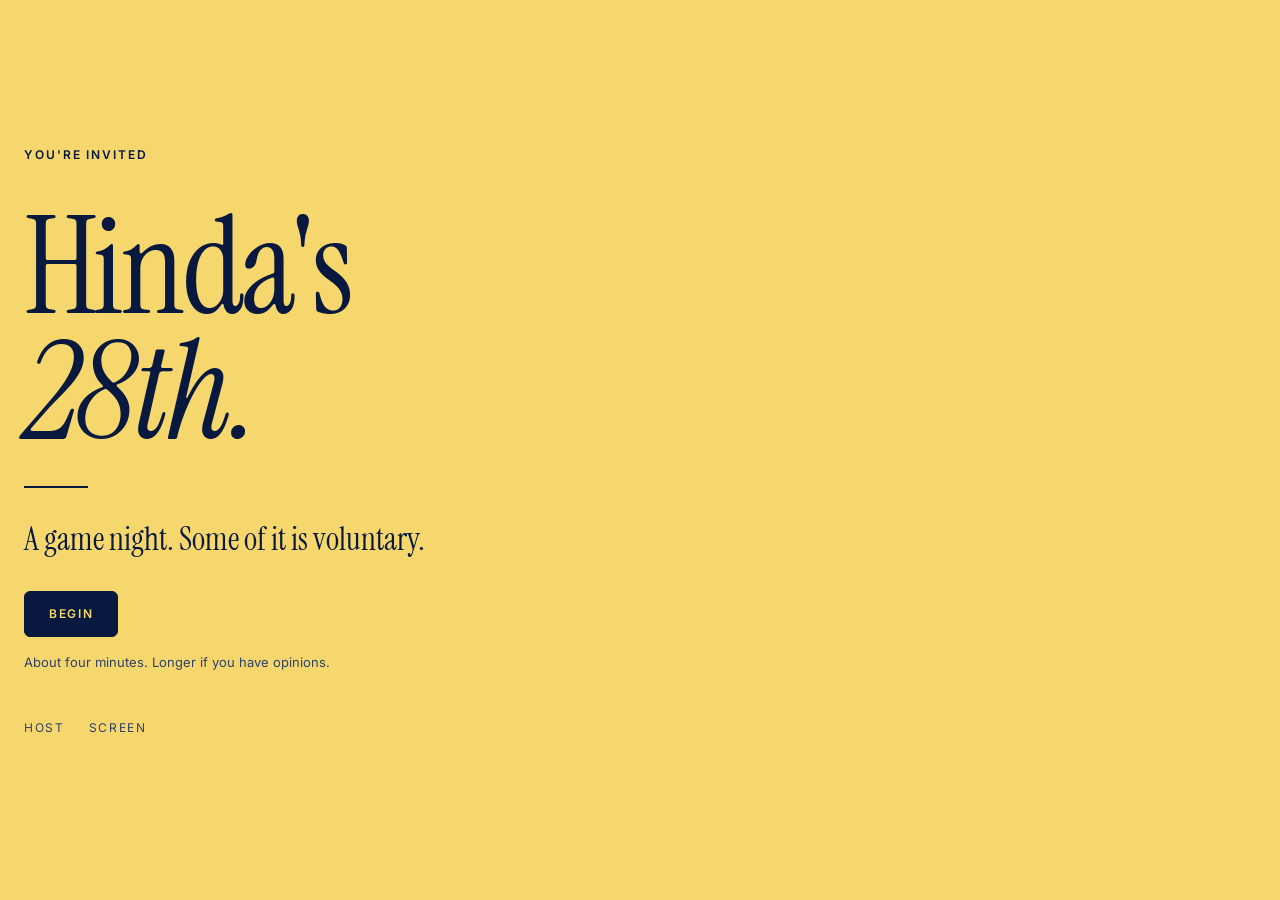
<file: index.html>
<!doctype html>
<html lang="en">
<head>
<meta charset="utf-8">
<meta name="viewport" content="width=device-width,initial-scale=1,viewport-fit=cover">
<title>Hinda's 28th</title>
<link rel="stylesheet" href="https://fonts.googleapis.com/css2?family=Instrument+Serif:ital@0;1&family=Inter:wght@400;500;600&display=swap">
<link rel="stylesheet" href="assets/style.css">
<style>
body{min-height:100vh;display:flex}
main{margin:auto 0;max-width:560px;width:100%;display:grid;gap:var(--s4);padding-block:var(--s6)}
h1{font-size:clamp(64px,22vw,136px)}
.rule{width:var(--s8);height:2px;background:var(--wine);border:0;margin:0}
.foot{display:flex;gap:var(--s3);flex-wrap:wrap}
.foot a{color:var(--stone);font-size:12px;letter-spacing:.14em;text-transform:uppercase;text-decoration:none}
</style>
</head>
<body>
<main>
  <p class="label">You're invited</p>
  <h1>Hinda's<br><em>28th.</em></h1>
  <hr class="rule">
  <p class="lede" style="font-family:var(--serif);font-size:clamp(24px,6vw,32px);line-height:1.2;color:var(--ink);margin:0">A game night. Some of it is voluntary.</p>
  <div><a class="btn" href="join.html">Begin</a><p class="micro" style="margin:var(--s2) 0 0">About four minutes. Longer if you have opinions.</p></div>
  <p class="foot"><a href="host.html">Host</a><a href="screen.html">Screen</a></p>
</main>
</body>
</html>
</file>
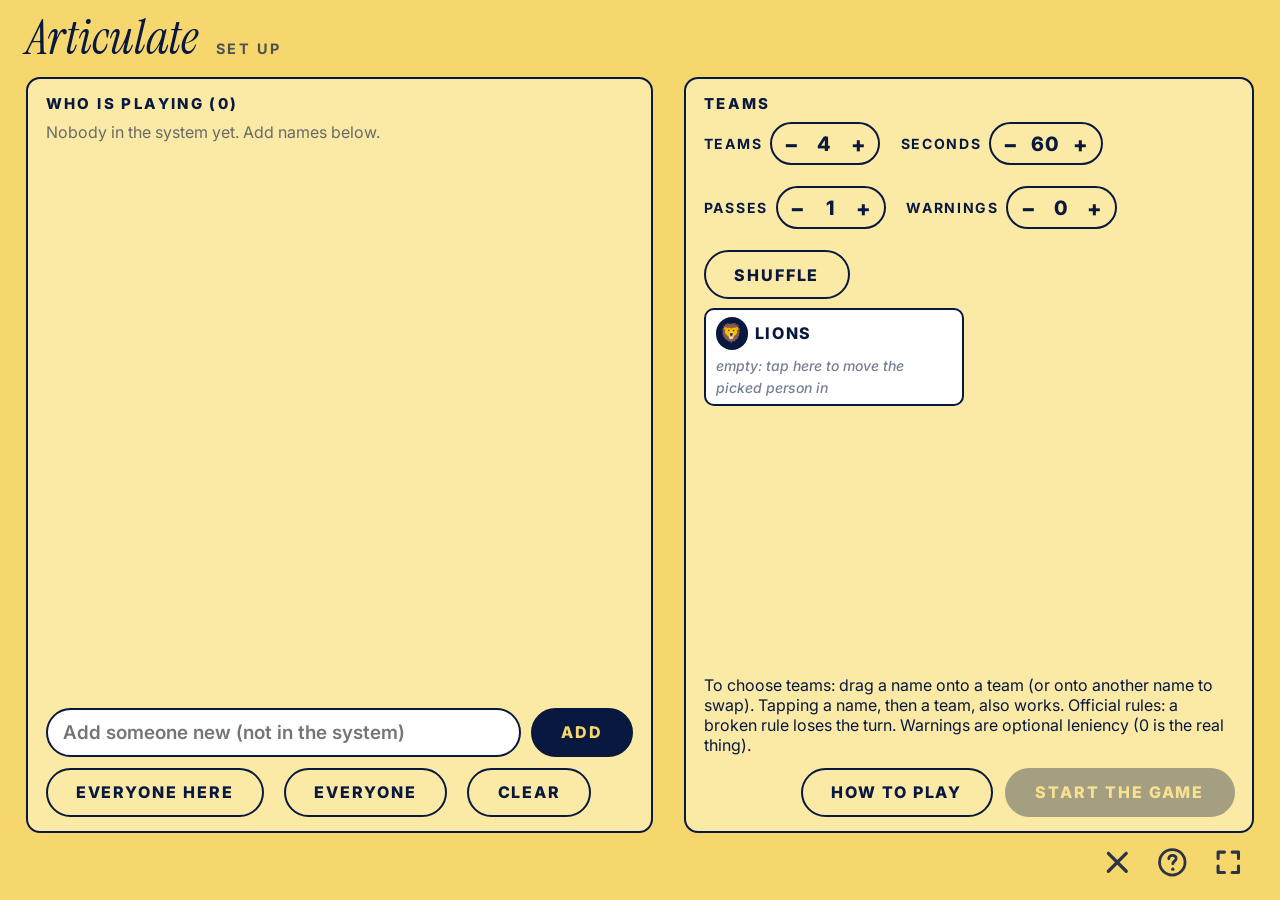
<file: a.html>
<!doctype html><meta charset="utf-8"><meta name="viewport" content="width=device-width,initial-scale=1"><title>Articulate</title>
<meta http-equiv="refresh" content="0;url=articulate.html"><style>body{margin:0;background:#F5D76E;color:#08183E;font:600 18px Inter,Arial,sans-serif;display:grid;place-items:center;height:100vh}</style>
<p>Opening Articulate... <a href="articulate.html">tap here if nothing happens</a></p><script>location.replace("articulate.html")</script>
</file>
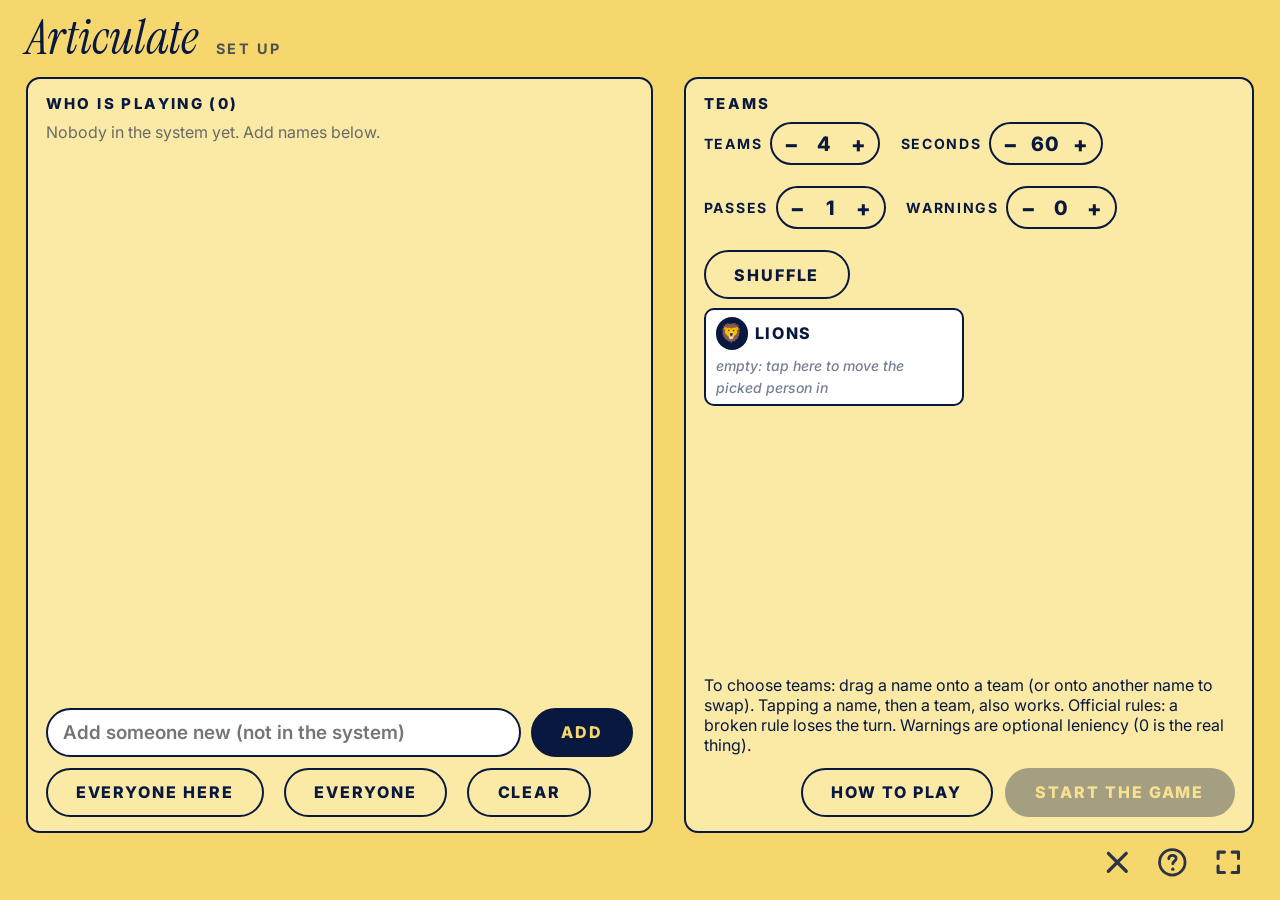
<file: articulate.html>
<!doctype html>
<html lang="en"><head><meta charset="utf-8"><meta name="viewport" content="width=device-width,initial-scale=1,viewport-fit=cover,interactive-widget=resizes-content"><meta name="apple-mobile-web-app-capable" content="yes"><meta name="mobile-web-app-capable" content="yes"><meta name="apple-mobile-web-app-status-bar-style" content="black-translucent">
<title>Articulate</title>
<link rel="stylesheet" href="https://fonts.googleapis.com/css2?family=Instrument+Serif:ital@0;1&family=Inter:wght@400;600;800&display=swap">
<style>
:root{--u:1dvh;--y:#F5D76E;--yl:#FBE9A6;--n:#08183E;--w:#fff;--serif:"Instrument Serif",Georgia,serif;--sans:"Inter",system-ui,Arial,sans-serif}
*{box-sizing:border-box}
html,body{margin:0;height:calc(100*var(--u));overflow:hidden;position:fixed;inset:0;width:100%;background:var(--y);color:var(--n);font-family:var(--sans);overscroll-behavior:none}
button{font:inherit;cursor:pointer;color:inherit}
#app{position:fixed;left:0;top:0;width:100%;height:calc(100*var(--u));display:flex;flex-direction:column;padding:calc(1.6*var(--u)) 2vw calc(7.4*var(--u))}
.top{display:flex;align-items:baseline;gap:1.4vw;min-height:calc(7*var(--u));padding-right:min(calc(12*var(--u)),100px)}
.top h1{font:400 clamp(26px,calc(5.4*var(--u)),58px)/1 var(--serif);margin:0;font-style:italic}
.top .sub{font:700 clamp(10px,calc(1.6*var(--u)),15px) var(--sans);letter-spacing:.18em;text-transform:uppercase;opacity:.7}
.view{flex:1;min-height:0;display:flex;flex-direction:column}
.btn{font:800 clamp(11px,calc(1.8*var(--u)),16px) var(--sans);letter-spacing:.12em;text-transform:uppercase;padding:calc(1.4*var(--u)) 2.2vw;border:2px solid var(--n);background:var(--n);color:var(--y);border-radius:999px}
.btn.ghost{background:transparent;color:var(--n)}
.btn[disabled]{opacity:.35;cursor:default}
/* setup */
.setup{display:grid;grid-template-columns:1.1fr 1fr;gap:2.4vw;min-height:0;flex:1}
.panel{background:var(--yl);border:2px solid var(--n);border-radius:14px;padding:calc(1.6*var(--u)) 1.4vw;display:flex;flex-direction:column;min-height:0}
.panel h2{font:800 clamp(11px,calc(1.7*var(--u)),15px) var(--sans);letter-spacing:.16em;text-transform:uppercase;margin:0 0 calc(1*var(--u))}
.chips{display:flex;flex-wrap:wrap;gap:calc(.8*var(--u)) .6vw;overflow:auto;align-content:flex-start;flex:1;min-height:0}
.chip{border:2px solid var(--n);background:transparent;border-radius:999px;padding:calc(.7*var(--u)) 1vw;font:600 clamp(12px,calc(2*var(--u)),19px) var(--sans)}
.chip.on{background:var(--n);color:var(--y)}
.chip.new{border-style:dashed}
.addrow{display:flex;gap:.8vw;margin-top:calc(1.2*var(--u))}
.addrow input{flex:1;min-width:0;border:2px solid var(--n);background:var(--w);border-radius:999px;padding:calc(1.1*var(--u)) 1.2vw;font:600 clamp(13px,calc(2.1*var(--u)),20px) var(--sans);color:var(--n);outline:none}
.opts{display:flex;gap:1.6vw;align-items:center;flex-wrap:wrap;margin-top:calc(1.2*var(--u))}
.opts label{font:700 clamp(10px,calc(1.6*var(--u)),14px) var(--sans);letter-spacing:.12em;text-transform:uppercase;display:flex;gap:.6vw;align-items:center}
.stp{display:inline-flex;align-items:center;border:2px solid var(--n);border-radius:999px;overflow:hidden}
.stp button{border:0;background:transparent;width:calc(4.4*var(--u));height:calc(4.4*var(--u));font:800 calc(2.4*var(--u)) var(--sans)}
.stp b{min-width:calc(3*var(--u));text-align:center;font:800 calc(2.2*var(--u)) var(--sans)}
.teamsprev{display:grid;grid-template-columns:repeat(2,1fr);gap:calc(1*var(--u)) .8vw;overflow:auto;flex:1;min-height:0;align-content:start}
.tp{border:2px solid var(--n);border-radius:10px;padding:calc(.8*var(--u)) .8vw;background:var(--w)}
.tp b{display:flex;gap:.5vw;align-items:center;font:800 clamp(11px,calc(1.8*var(--u)),16px) var(--sans);letter-spacing:.1em;text-transform:uppercase}
.tp span.m{display:block;font:500 clamp(12px,calc(1.9*var(--u)),18px)/1.25 var(--serif);font-family:var(--sans)}
.pc{display:inline-grid;place-items:center;width:calc(3.6*var(--u));height:calc(3.6*var(--u));border-radius:50%;background:var(--n);color:var(--y);font:800 calc(2*var(--u))/1 var(--sans)}
.foot{display:flex;gap:1vw;justify-content:flex-end;margin-top:calc(1.4*var(--u))}
/* board */
.main{display:grid;grid-template-columns:minmax(0,1fr) min(calc(78*var(--u)),50vw) minmax(0,1fr);gap:1.6vw;flex:1;min-height:0;align-items:center}
.bwrap{position:relative;width:min(calc(78*var(--u)),50vw);height:min(calc(78*var(--u)),50vw)}
.bwrap svg{position:absolute;inset:0;width:100%;height:100%}
.bwrap canvas{position:absolute;left:32.5%;top:32.5%;width:35%;height:35%}
.bwrap .ptr_unused{position:absolute;left:50%;top:29.6%;width:0;height:0;border-left:calc(1.1*var(--u)) solid transparent;border-right:calc(1.1*var(--u)) solid transparent;border-top:calc(2.4*var(--u)) solid #fff;transform:translateX(-50%);z-index:2;filter:drop-shadow(0 0 calc(.35*var(--u)) #08183E) drop-shadow(0 0 calc(.35*var(--u)) #08183E)}
.side{display:flex;flex-direction:column;gap:calc(1.6*var(--u));min-height:0;min-width:0;height:100%;justify-content:center}
.score{display:flex;flex-direction:column;gap:calc(.8*var(--u));overflow:auto;min-height:0}
.sr{display:flex;align-items:center;gap:.8vw;border:2px solid var(--n);border-radius:12px;padding:calc(.7*var(--u)) .8vw;background:var(--yl)}
.sr.cur{background:var(--n);color:var(--y)}
.sr.cur .pc{background:var(--y);color:var(--n)}
.sr .nm{flex:1;font:800 clamp(11px,calc(1.8*var(--u)),16px) var(--sans);letter-spacing:.08em;text-transform:uppercase;min-width:0;overflow:hidden;text-overflow:ellipsis;white-space:nowrap}
.sr .ps{font:400 clamp(18px,calc(3.2*var(--u)),32px)/1 var(--serif)}
.turn{border:2px solid var(--n);border-radius:14px;padding:calc(1.6*var(--u)) 1.4vw;background:var(--w)}
.turn .who{font:400 clamp(26px,calc(5.6*var(--u)),60px)/1.05 var(--serif)}
.turn .who i{display:block;font:700 clamp(10px,calc(1.6*var(--u)),14px) var(--sans);letter-spacing:.16em;text-transform:uppercase;font-style:normal;opacity:.65;margin-bottom:calc(.4*var(--u))}
.turn .cat2{display:inline-block;margin-top:calc(1*var(--u));font:800 clamp(14px,calc(2.8*var(--u)),28px) var(--sans);letter-spacing:.2em;text-transform:uppercase;background:var(--n);color:var(--y);padding:calc(.8*var(--u)) 1.4vw;border-radius:999px}
.hint{font:600 clamp(11px,calc(1.8*var(--u)),16px) var(--sans);letter-spacing:.06em;opacity:.75;margin-top:calc(1*var(--u))}
/* play */
.play{align-items:center;justify-content:center;text-align:center;gap:calc(2.4*var(--u))}
.play .cat{font:800 clamp(14px,calc(2.6*var(--u)),26px) var(--sans);letter-spacing:.22em;text-transform:uppercase;background:var(--n);color:var(--y);padding:calc(1*var(--u)) 1.8vw;border-radius:999px}
.play .word{font:400 8vw/1.02 var(--serif);max-width:92vw;word-break:break-word;min-height:calc(18*var(--u));display:flex;align-items:center;justify-content:center}
.play .clock{font:400 clamp(48px,calc(14*var(--u)),150px)/1 var(--serif);font-variant-numeric:tabular-nums}
.play .clock.low{animation:pulse .5s infinite alternate}
@keyframes pulse{to{transform:scale(1.12)}}
.bar{width:60vw;height:calc(1.6*var(--u));border:2px solid var(--n);border-radius:999px;overflow:hidden;background:var(--w)}
.bar i{display:block;height:100%;background:var(--n);transition:width .12s linear}
.play .got{font:800 clamp(12px,calc(2.2*var(--u)),22px) var(--sans);letter-spacing:.16em;text-transform:uppercase}
.flash{animation:flash .35s}
@keyframes flash{0%{transform:scale(.88);opacity:.2}100%{transform:none;opacity:1}}
/* big message views */
.msg{align-items:center;justify-content:center;text-align:center;gap:calc(2*var(--u))}
.msg .big{font:400 clamp(40px,calc(11*var(--u)),130px)/1 var(--serif);max-width:90vw}
.msg .big em{font-style:italic}
.msg .small{font:700 clamp(12px,calc(2*var(--u)),20px) var(--sans);letter-spacing:.16em;text-transform:uppercase;opacity:.75}
.words{display:flex;flex-wrap:wrap;gap:calc(.8*var(--u)) .6vw;justify-content:center;max-width:80vw}
.words span{border:2px solid var(--n);border-radius:999px;padding:calc(.5*var(--u)) 1vw;font:600 clamp(12px,calc(2*var(--u)),19px) var(--sans)}

.bwrap.sm{width:min(calc(54*var(--u)),38vw);height:min(calc(54*var(--u)),38vw)}
.main.play2{grid-template-columns:min(calc(54*var(--u)),38vw) 1fr}.main.play2 .bwrap{width:min(calc(54*var(--u)),38vw);height:min(calc(54*var(--u)),38vw)}
.stack{position:relative;width:calc(27*var(--u));height:calc(34*var(--u));flex:none}
.cd{position:absolute;inset:0;background:var(--w);border:2px solid var(--n);border-radius:calc(1.4*var(--u))}
.cd.c2{transform:translate(calc(.9*var(--u)),calc(.9*var(--u)));background:var(--yl)}.cd.c3{transform:translate(calc(1.8*var(--u)),calc(1.8*var(--u)));background:var(--w)}
.cd.c1{display:flex;flex-direction:column;padding:calc(1.2*var(--u)) 1.2vw;gap:calc(.5*var(--u))}
.cd .hd{font:800 calc(1.5*var(--u)) var(--sans);letter-spacing:.3em;text-transform:uppercase;text-align:center;opacity:.6;margin-bottom:calc(.4*var(--u))}
.cr{flex:1;display:flex;align-items:center;gap:.8vw;border:2px solid var(--n);border-radius:calc(1*var(--u));padding:0 .8vw;font:800 calc(1.7*var(--u)) var(--sans);letter-spacing:.12em;text-transform:uppercase;background:var(--yl)}
.cr:nth-child(odd){background:var(--w)}
.cr b{display:inline-grid;place-items:center;width:calc(3*var(--u));height:calc(3*var(--u));border-radius:50%;background:var(--n);color:var(--y);font:800 calc(1.6*var(--u)) var(--sans);flex:none}
.cr.on{background:var(--n);color:var(--y)}.cr.on b{background:var(--y);color:var(--n)}
.rowx{display:flex;gap:2vw;align-items:flex-start}
.bigcard{background:var(--w);border:3px solid var(--n);border-radius:calc(2*var(--u));box-shadow:calc(1*var(--u)) calc(1*var(--u)) 0 var(--n);height:min(calc(68*var(--u)),100%);display:flex;flex-direction:column;padding:calc(2*var(--u)) 2vw;min-width:0}
.bigcard .strip{display:flex;gap:.6vw;justify-content:center}
.bigcard .strip span{display:inline-grid;place-items:center;min-width:calc(5*var(--u));height:calc(5*var(--u));padding:0 1vw;border:2px solid var(--n);border-radius:999px;font:800 calc(1.7*var(--u)) var(--sans);letter-spacing:.12em;text-transform:uppercase;background:var(--yl)}
.bigcard .strip span.on{background:var(--n);color:var(--y)}
.bigcard .word{flex-direction:column;gap:calc(1*var(--u));flex:1;display:flex;align-items:center;justify-content:center;text-align:center;font:400 8vw/1.02 var(--serif);word-break:break-word;min-height:0}
.bigcard .clock{text-align:center;font:400 clamp(44px,calc(12*var(--u)),130px)/1 var(--serif);font-variant-numeric:tabular-nums}
.bigcard .clock.low{animation:pulse .5s infinite alternate}
.bigcard .bar{width:100%;margin:calc(1*var(--u)) 0}
.bigcard .got{text-align:center;font:800 clamp(12px,calc(2.2*var(--u)),22px) var(--sans);letter-spacing:.16em;text-transform:uppercase}

.lcol,.rcol{display:flex;flex-direction:column;gap:calc(1.8*var(--u));min-height:0;min-width:0;max-height:100%;justify-content:center}
.lcol .stack{align-self:center;margin:calc(1*var(--u)) calc(2*var(--u)) calc(3*var(--u)) 0}
.rcol h3{margin:0;font:800 clamp(10px,calc(1.6*var(--u)),14px) var(--sans);letter-spacing:.2em;text-transform:uppercase;opacity:.7;text-align:center}
.tcard{border:2px solid var(--n);border-radius:14px;background:var(--yl);padding:calc(1*var(--u)) 1vw;display:flex;gap:.9vw;align-items:center}
.tcard.cur{background:var(--n);color:var(--y);box-shadow:0 0 0 calc(.5*var(--u)) var(--w)}
.tcard .tk{background:#fff!important;border:calc(.4*var(--u)) solid var(--n)!important;flex:none;display:grid;place-items:center;width:calc(6*var(--u));height:calc(6*var(--u));border-radius:50%;background:var(--n);color:var(--y);font:800 calc(3.2*var(--u))/1 var(--sans);border:calc(.4*var(--u)) solid var(--y)}
.tcard.cur .tk{background:var(--y);color:var(--n);border-color:var(--w)}
.tcard .tn{flex:1;min-width:0}
.tcard .tn b{display:block;font:800 clamp(11px,calc(1.9*var(--u)),17px) var(--sans);letter-spacing:.1em;text-transform:uppercase}
.tcard .tn small{display:block;font:500 clamp(10px,calc(1.6*var(--u)),14px)/1.25 var(--sans);opacity:.75;white-space:nowrap;overflow:hidden;text-overflow:ellipsis}
.tcard .tp2{font:400 clamp(22px,calc(4.2*var(--u)),44px)/1 var(--serif)}
.tcard .tp2 small{font:700 calc(1.5*var(--u)) var(--sans);opacity:.6}

.note .tip{font:500 clamp(11px,calc(1.65*var(--u)),15px)/1.35 var(--sans);margin-top:calc(1*var(--u));opacity:.85}
.note .tag{display:inline-block;margin:calc(.8*var(--u)) .6vw 0 0;font:800 clamp(10px,calc(1.5*var(--u)),13px) var(--sans);letter-spacing:.16em;text-transform:uppercase;border:2px solid var(--n);border-radius:999px;padding:calc(.4*var(--u)) .9vw;background:var(--n);color:var(--y)}
.rtog{display:flex;flex-wrap:wrap;gap:calc(.8*var(--u)) .6vw;margin-top:calc(1*var(--u))}
.rtog button{border:2px solid var(--n);background:transparent;border-radius:999px;padding:calc(.6*var(--u)) 1vw;font:700 clamp(10px,calc(1.6*var(--u)),14px) var(--sans);letter-spacing:.06em}
.rtog button.on{background:var(--n);color:var(--y)}
.aps{display:flex;flex-wrap:wrap;gap:calc(.8*var(--u)) .6vw;justify-content:center;margin-top:calc(1*var(--u))}
.aps button{border:2px solid var(--n);background:var(--yl);border-radius:999px;padding:calc(.6*var(--u)) 1.2vw;font:800 clamp(12px,calc(2*var(--u)),18px) var(--sans)}
.aps button b{font:400 calc(2.6*var(--u)) var(--serif);margin-left:.5vw}
.rem{font:600 clamp(10px,calc(1.5*var(--u)),13px) var(--sans);opacity:.6;text-align:center;letter-spacing:.04em;margin-top:calc(.6*var(--u))}
#rules{position:fixed;inset:0;z-index:60;background:rgba(8,24,62,.88);display:none;align-items:center;justify-content:center}
#rules.on{display:flex}
#rules .rc{width:min(78vw,1100px);min-height:min(calc(62*var(--u)),560px);background:var(--yl);border:3px solid var(--n);border-radius:18px;padding:calc(4*var(--u)) 4vw;display:flex;flex-direction:column;box-shadow:0 calc(2*var(--u)) calc(6*var(--u)) rgba(0,0,0,.5)}
#rules .rn{font:800 clamp(10px,calc(1.6*var(--u)),14px) var(--sans);letter-spacing:.2em;text-transform:uppercase;opacity:.6}
#rules h2{font:400 clamp(34px,calc(7*var(--u)),76px)/1 var(--serif);margin:calc(1*var(--u)) 0 calc(2*var(--u));font-style:italic}
#rules .rb{font:500 clamp(15px,calc(2.8*var(--u)),28px)/1.45 var(--sans);flex:1}
#rules .rb p{margin:0 0 calc(1.2*var(--u))}#rules .rb b{font-weight:800}
#rules .rf{display:flex;justify-content:space-between;align-items:center;margin-top:calc(2*var(--u));font:700 clamp(10px,calc(1.6*var(--u)),14px) var(--sans);letter-spacing:.14em;text-transform:uppercase;opacity:.75}
.wpic{max-height:calc(26*var(--u));max-width:40vw;border-radius:calc(1.2*var(--u));object-fit:cover;display:block}.wpic.em{font:400 calc(15*var(--u))/1 "Apple Color Emoji","Segoe UI Emoji","Noto Color Emoji",sans-serif}.wt{display:block}.acts{display:none;gap:1.4vw;justify-content:center;margin-top:1dvh}.acts button{font:800 clamp(12px,2.4dvh,22px) var(--sans);letter-spacing:.1em;text-transform:uppercase;border:3px solid var(--n);border-radius:999px;padding:1.1dvh 2.4vw;background:var(--w);color:var(--n)}.acts .ok{background:var(--n);color:var(--y)}.startnote{margin-top:calc(.8*var(--u));text-align:center;font:800 clamp(9px,calc(1.9*var(--u)),18px)/1.25 var(--sans);letter-spacing:.06em;text-transform:uppercase;background:var(--n);color:var(--y);border-radius:999px;padding:calc(.9*var(--u)) 1.4vw;animation:blink .9s infinite alternate}@keyframes blink{to{opacity:.6}}
#toast{position:fixed;left:50%;bottom:calc(9*var(--u));transform:translateX(-50%);z-index:70;max-width:80vw;background:var(--n);color:var(--y);font:700 clamp(11px,calc(2.2*var(--u)),16px) var(--sans);padding:calc(1.2*var(--u)) 2vw;border-radius:12px;display:none;text-align:center}
html.short .panel{padding:calc(.9*var(--u)) 1.1vw}html.short .setup{gap:1.6vw}html.short .teamsprev{grid-template-columns:repeat(3,1fr)}html.short .tp{padding:calc(.4*var(--u)) .6vw}html.short .tp span.m{font-size:11px}html.short .tp b{font-size:11px}html.short .bigcard .rem{display:none}html.short .bigcard{padding-top:calc(1*var(--u))}html.short .bigcard .clock{font-size:clamp(36px,calc(11*var(--u)),100px)}html.short .note .tip{font-size:11px}
#fx{position:fixed;inset:0;width:100%;height:100%;pointer-events:none;z-index:80}@keyframes shk{0%,100%{transform:none}20%{transform:translateX(-1.2vw)}40%{transform:translateX(1.2vw)}60%{transform:translateX(-.8vw)}80%{transform:translateX(.8vw)}}.shk{animation:shk .45s}
.bigcard{position:relative}.tickfx{position:absolute;right:3vw;top:calc(14*var(--u));font:800 calc(12*var(--u))/1 var(--sans);color:var(--n);opacity:0;animation:tickpop .6s ease-out}@keyframes tickpop{0%{opacity:0;transform:scale(.6)}30%{opacity:.85;transform:scale(1)}100%{opacity:0;transform:translateY(-1dvh)}}
html.short .turn .tip.rl{display:none}html.short .stack{width:calc(19*var(--u));height:calc(24*var(--u))}html.short .turn .who{font-size:calc(7*var(--u))}html.short .turn .cat2{font-size:calc(5*var(--u));margin-top:.4dvh}
.tp .m{display:flex;flex-wrap:wrap;gap:.4dvh .4vw;margin-top:.5dvh}.mem{border:2px solid var(--n);background:transparent;border-radius:999px;padding:.3dvh .8vw;font:600 clamp(11px,1.9dvh,17px) var(--sans)}.mem.on{background:var(--n);color:var(--y)}.emp{opacity:.55;font-size:clamp(10px,1.6dvh,14px)}
.mem{touch-action:none;-webkit-user-select:none;user-select:none;cursor:grab}.tp.over{outline:calc(.5*var(--u)) dashed var(--n);outline-offset:-2px;background:var(--yl)}.dragghost{position:fixed;pointer-events:none;z-index:95;opacity:.95;transform:translate(-50%,-50%) scale(1.15);box-shadow:0 1dvh 2.4dvh rgba(0,0,0,.35);background:var(--n)!important;color:var(--y)!important}
/* dock */
#dock{position:fixed;right:1.6vw;bottom:calc(1.2*var(--u));display:flex;gap:.4vw;align-items:center;z-index:40;background:rgba(245,215,110,.92);border-radius:999px;padding:calc(.2*var(--u)) .5vw}
#dock button{width:calc(5.6*var(--u));height:calc(5.6*var(--u));border:0;background:transparent;display:grid;place-items:center;border-radius:50%;opacity:.85}
#dock button:hover{opacity:1;background:rgba(8,24,62,.08)}
#dock svg{width:calc(3.4*var(--u));height:calc(3.4*var(--u));fill:currentColor}
#dock .tx{width:auto;border-radius:999px;padding:0 1vw;font:800 calc(1.5*var(--u)) var(--sans);letter-spacing:.1em;text-transform:uppercase}
#back{position:fixed;top:calc(1.4*var(--u));left:1vw;z-index:45;width:calc(5*var(--u));height:calc(5*var(--u));border:0;background:transparent;font:800 calc(3*var(--u)) var(--sans);display:none;place-items:center;opacity:.7}
#back:hover{opacity:1}
</style></head><body>
<div id="app">
  <div class="top"><h1 id="ttl">Articulate</h1><span class="sub" id="sub"></span></div>
  <div class="view" id="view"></div>
</div>
<div id="rules"><div class="rc"><span class="rn" id="rnum"></span><h2 id="rttl"></h2><div class="rb" id="rbody"></div><div class="rf"><span>&larr; back</span><span>Space / &rarr; next &middot; Esc closes</span></div></div></div>
<canvas id="fx"></canvas>
<div id="toast"></div>
<div id="dock"></div>
<script src="config.js"></script>
<script src="assets/store.js"></script>
<script src="assets/articulate-words.js"></script>
<script>
(function () {
  "use strict";
  // The visible height decides every size (iPad Safari's bars make vh/dvh lie): --u is 1% of what you can actually see.
  function setU() { var h = (window.visualViewport && window.visualViewport.height) || window.innerHeight; document.documentElement.style.setProperty("--u", (h / 100) + "px"); document.documentElement.classList.toggle("short", h <= 480); }
  setU(); window.addEventListener("resize", setU); window.addEventListener("orientationchange", function () { setTimeout(setU, 250); }); if (window.visualViewport) { window.visualViewport.addEventListener("resize", setU); window.visualViewport.addEventListener("scroll", function () { window.scrollTo(0, 0); }); }
  window.addEventListener("scroll", function () { window.scrollTo(0, 0); });
  document.addEventListener("touchmove", function (e) { if (!e.target.closest || !e.target.closest(".chips,.teamsprev,#rules")) e.preventDefault(); }, { passive: false });
  var TITLE = "Articulate";           // change the on-screen name here
    var TOTEMS = [
    { g: "\uD83E\uDD81", n: "Lions" }, { g: "\uD83D\uDC18", n: "Elephants" }, { g: "\uD83E\uDD92", n: "Giraffes" }, { g: "\uD83D\uDC0A", n: "Crocodiles" },
    { g: "\uD83D\uDC06", n: "Leopards" }, { g: "\uD83E\uDD9B", n: "Hippos" }, { g: "\uD83E\uDD9C", n: "Parrots" }, { g: "\uD83D\uDC22", n: "Tortoises" }
  ];
  var SHAPES = TOTEMS.map(function (t) { return t.g; });
  function tname(t) { return TOTEMS[t.id % 8].n; }
  var CATS = ["Person", "World", "Object", "Action", "Nature", "Random"];
  var CYCLE = ["Object", "Action", "Control", "World", "Person", "Random", "Nature"];   // the order of the segments round the board, repeated. Everyone starts on Object.
  var SPINSQ = { Action: 1, Random: 1 };   // the orange and red segments carry the bonus spin
  var KEY = "gcg-art-v3";
  // ---- the rules the game explains as it goes: edit the wording here ----
  var CATTIP = {
    Person: "A real or made-up person. Describe who they are, never their name.",
    World: "A place, a country, a landmark or an event.",
    Object: "A thing you could hold or point at.",
    Action: "Something someone does. Acting and gestures are allowed.",
    Nature: "Animals, plants, weather and the natural world.",
    Random: "Anything at all. Expect the unexpected."
  };
  var $ = function (id) { return document.getElementById(id); };
  var view = $("view"), dock = $("dock"), inFrame = window.parent !== window;
  $("ttl").textContent = TITLE; document.title = TITLE;
  function esc(s) { return String(s).replace(/[&<>"]/g, function (c) { return { "&": "&amp;", "<": "&lt;", ">": "&gt;", '"': "&quot;" }[c]; }); }
  function rnd() { var a = new Uint32Array(1); (window.crypto || window.msCrypto).getRandomValues(a); return a[0] / 4294967296; }
  function shuffle(a) { a = a.slice(); for (var i = a.length - 1; i > 0; i--) { var j = Math.floor(rnd() * (i + 1)), t = a[i]; a[i] = a[j]; a[j] = t; } return a; }

  // ---------- sound ----------
  var ac = null;
  function actx() { try { ac = ac || new (window.AudioContext || window.webkitAudioContext)(); if (ac.state === "suspended") ac.resume(); } catch (e) {} return ac; }
  function tone(f, d, type, vol, at) { var c = actx(); if (!c) return; var o = c.createOscillator(), g = c.createGain(), t = c.currentTime + (at || 0); o.type = type || "sine"; o.frequency.value = f; g.gain.setValueAtTime(vol || .15, t); g.gain.exponentialRampToValueAtTime(.001, t + d); o.connect(g); g.connect(c.destination); o.start(t); o.stop(t + d + .02); }
  // The same clips as the spelling bee: yay when it is right, the wrong buzz when it is not. Synth sounds are the fallback.
  var YAY = "assets/sounds/yay.mp3", WRONG = "assets/sounds/wrong.mp3";
  function clip(src, vol, rate, fallback) {
    try { var el = new Audio(src); el.volume = vol; if (rate) el.playbackRate = rate; el.onerror = fallback; var pr = el.play(); if (pr && pr.catch) pr.catch(fallback); } catch (e) { fallback(); }
  }
  function yay(layers) { for (var i = 0; i < (layers || 1); i++) (function (i) { setTimeout(function () { clip(YAY, Math.min(1, .85 - i * .06), 1 + i * .035, i === 0 ? ding : function () {}); }, i * 150); })(i); }
  // Right answer: one ping and a quick check mark, nothing loud.
  function okFx() {
    tone(1320, .22, "sine", .09);   // one clear ping
    var c = view.querySelector(".bigcard"); if (!c) return; var t = document.createElement("span"); t.className = "tickfx"; t.textContent = "\u2713"; c.appendChild(t); setTimeout(function () { if (t.parentNode) t.parentNode.removeChild(t); }, 650);
  }
  function wrongSound() { clip(WRONG, 1, 0, function () { tone(220, .5, "sawtooth", .3); tone(165, .6, "square", .2); }); }
  function tick() { tone(1500, .03, "square", .06); }
  function ding() { tone(880, .12, "triangle", .16); tone(1320, .18, "triangle", .14, .09); }
  function buzzer() { tone(180, .9, "sawtooth", .28); tone(140, .9, "square", .18); }
  function beep() { tone(990, .08, "square", .1); }
  function fanfare() { [523, 659, 784, 1047].forEach(function (f, i) { tone(f, .3, "triangle", .2, i * .16); }); }

  // ---------- data: guests live in the same browser store as the main game ----------
  var guests = {}, here = null;
  function loadPeople() { return window.store.get("").then(function (all) { all = all || {}; guests = all.guests || {}; here = (all.setup && all.setup.here) || null; }); }
  function people() { return Object.keys(guests).map(function (id) { return { id: id, name: guests[id].name }; }).filter(function (p) { return p.name; }).sort(function (a, b) { return a.name.localeCompare(b.name); }); }

  // ---------- state ----------
  var S = { phase: "setup", sel: {}, nteams: 4, secs: 60, passMax: 1, xMax: 1, xs: 0, forfeit: false, teams: [], cur: 0, cat: "", got: [], pass: 0, word: "", endAt: 0, left: 0, paused: false, started: false, moves: [], bonusN: 2, ctl: null, winner: -1 };
  var decks = {}, timer = 0;
  function save() { try { localStorage.setItem(KEY, JSON.stringify({ phase: S.phase, passMax: S.passMax, xMax: S.xMax, nteams: S.nteams, secs: S.secs, teams: S.teams, cur: S.cur, winner: S.winner })); } catch (e) {} }
  function restore() { try { var r = JSON.parse(localStorage.getItem(KEY) || "null"); if (r && r.teams && r.teams.length && r.phase !== "setup") { S.teams = r.teams; if (r.passMax != null) S.passMax = r.passMax; if (r.xMax != null) S.xMax = r.xMax; S.cur = r.cur || 0; S.nteams = r.nteams; S.secs = r.secs || 60; S.winner = r.winner == null ? -1 : r.winner; S.phase = S.winner >= 0 ? "win" : "ready"; return true; } } catch (e) {} return false; }
  // Words never repeat: every word drawn is remembered (even after a reload or a new game) until the whole category has been used.
  var USEDKEY = "gcg-art-used", USED = {}, LASTG = {};
  try { USED = JSON.parse(localStorage.getItem(USEDKEY) || "{}") || {}; } catch (e) { USED = {}; }
  function nextWord() {
    var cat = S.cat, all = window.ART_WORDS[cat] || ["(no words)"], used = USED[cat] || (USED[cat] = []), d = decks[cat];
    if (!d || d.i >= d.a.length) {
      var left = all.filter(function (w) { return used.indexOf(w) < 0; });
      if (!left.length) { USED[cat] = used = []; left = all.slice(); }      // the whole category has been played: start over
      d = decks[cat] = { a: shuffle(left), i: 0 };
    }
    // variety: never three words in a row from the same section (two at worst), when the rest of the deck allows it
    var G = (window.ART_GROUP || {})[cat] || {}, lg = LASTG[cat] || (LASTG[cat] = []);
    if (lg.length === 2 && lg[0] === lg[1]) { for (var k = d.i; k < d.a.length; k++) { if (G[d.a[k]] !== lg[0]) { var tmp = d.a[d.i]; d.a[d.i] = d.a[k]; d.a[k] = tmp; break; } } }
    var w = d.a[d.i++]; used.push(w); lg.push(G[w]); if (lg.length > 2) lg.shift();
    try { localStorage.setItem(USEDKEY, JSON.stringify(USED)); } catch (e) {}
    return w;
  }


  // ---------- setup screen ----------
  function selectedNames() { var out = []; people().forEach(function (p) { if (S.sel[p.id]) out.push(p.name); }); return out; }
  function renderSetup() {
    var ppl = people(), n = selectedNames().length;
    var chips = ppl.map(function (p) { return '<button class="chip' + (S.sel[p.id] ? " on" : "") + '" data-id="' + esc(p.id) + '">' + esc(p.name) + "</button>"; }).join("");
    var tp = previewTeams();
    view.innerHTML = '<div class="setup"><div class="panel"><h2>Who is playing (' + n + ")</h2><div class=\"chips\">" + (chips || '<span style="opacity:.6">Nobody in the system yet. Add names below.</span>') + '</div>' +
      '<div class="addrow"><input id="nn" type="text" placeholder="Add someone new (not in the system)" autocomplete="off" spellcheck="false"><button class="btn" id="nadd">Add</button></div>' +
      '<div class="opts"><button class="btn ghost" id="sh">Everyone here</button><button class="btn ghost" id="sa">Everyone</button><button class="btn ghost" id="sn">Clear</button></div></div>' +
      '<div class="panel"><h2>Teams</h2><div class="opts" style="margin:0 0 1vh"><label>Teams <span class="stp"><button id="tm">&minus;</button><b id="tc">' + S.nteams + '</b><button id="tpl">+</button></span></label><label>Seconds <span class="stp"><button id="sm">&minus;</button><b id="sc">' + S.secs + '</b><button id="sp">+</button></span></label><label>Passes <span class="stp"><button id="pm">&minus;</button><b id="pc2">' + S.passMax + '</b><button id="pp">+</button></span></label><label>Warnings <span class="stp"><button id="xm">&minus;</button><b id="xc">' + (S.xMax - 1) + '</b><button id="xp">+</button></span></label><button class="btn ghost" id="shuf">Shuffle</button></div>' +
      '<div class="teamsprev">' + tp.map(function (t, i) { return '<div class="tp" data-tm="' + i + '"><b data-tm="' + i + '"><span class="pc">' + SHAPES[i] + "</span>" + TOTEMS[i].n + '</b><span class="m">' + (t.map(function (n) { return '<button type="button" class="mem' + (pickM === n ? " on" : "") + '" data-m="' + esc(n) + '">' + esc(n) + "</button>"; }).join("") || '<i class="emp">empty: tap here to move the picked person in</i>') + "</span></div>"; }).join("") + '</div>' +
      '<p class="micro" style="margin:1.2dvh 0 0">To choose teams: drag a name onto a team (or onto another name to swap). Tapping a name, then a team, also works. Official rules: a broken rule loses the turn. Warnings are optional leniency (0 is the real thing).</p><div class="foot"><button class="btn ghost" id="howto">How to play</button><button class="btn" id="go"' + (n < 2 ? " disabled" : "") + '>Start the game</button></div></div></div>';
    setDock([["close", "Close", ICON.x]]);
    $("sub").textContent = "Set up";
  }
  var prevTeams = null, pickM = null;   // pickM = the person you have tapped, waiting to be moved
  // The team plan keeps whatever you arranged by hand; it only changes when people are added or removed, or the number of teams changes.
  function previewTeams() {
    var names = selectedNames(), plan = prevTeams && prevTeams.t;
    if (!plan) { prevTeams = { t: dealTeams(names, S.nteams) }; return prevTeams.t; }
    plan = plan.map(function (t) { return t.filter(function (n) { return names.indexOf(n) >= 0; }); });
    var have = {}; plan.forEach(function (t) { t.forEach(function (n) { have[n] = 1; }); });
    var k = Math.max(1, Math.min(S.nteams, names.length || 1));
    while (plan.length < k) plan.push([]);
    while (plan.length > k) { var gone = plan.pop(); gone.forEach(function (n) { smallest(plan).push(n); }); }
    names.forEach(function (n) { if (!have[n]) smallest(plan).push(n); });
    prevTeams = { t: plan }; return plan;
  }
  function smallest(plan) { var b = plan[0]; plan.forEach(function (t) { if (t.length < b.length) b = t; }); return b; }
  function moveMember(name, toTeam) { var plan = prevTeams.t; plan.forEach(function (t) { var ix = t.indexOf(name); if (ix >= 0) t.splice(ix, 1); }); plan[toTeam].push(name); }
  function swapMembers(n1, n2) { var plan = prevTeams.t, a1 = -1, a2 = -1, i1 = -1, i2 = -1; plan.forEach(function (t, ti) { var x = t.indexOf(n1), y = t.indexOf(n2); if (x >= 0) { a1 = ti; i1 = x; } if (y >= 0) { a2 = ti; i2 = y; } }); if (a1 < 0 || a2 < 0) return; plan[a1][i1] = n2; plan[a2][i2] = n1; }
  function dealTeams(names, k) { k = Math.max(1, Math.min(k, names.length || 1)); var t = []; for (var i = 0; i < k; i++) t.push([]); shuffle(names).forEach(function (nm, i) { t[i % k].push(nm); }); return t; }
  function setupClick(e) {
    var mm = e.target.closest("[data-m]");
    if (mm) { var nm = mm.dataset.m; if (!pickM) pickM = nm; else if (pickM === nm) pickM = null; else { swapMembers(pickM, nm); pickM = null; } renderSetup(); return; }
    var tt = e.target.closest("[data-tm]");
    if (tt && pickM) { moveMember(pickM, +tt.dataset.tm); pickM = null; renderSetup(); return; }
    var b = e.target.closest("button"); if (!b) return;
    if (b.dataset.id) { S.sel[b.dataset.id] = !S.sel[b.dataset.id]; renderSetup(); return; }
    var id = b.id;
    if (id === "nadd") addNew();
    else if (id === "sh") { S.sel = {}; people().forEach(function (p) { if (!here || here[p.id]) S.sel[p.id] = true; }); renderSetup(); }
    else if (id === "sa") { S.sel = {}; people().forEach(function (p) { S.sel[p.id] = true; }); renderSetup(); }
    else if (id === "sn") { S.sel = {}; renderSetup(); }
    else if (id === "tm") { S.nteams = Math.max(2, S.nteams - 1); renderSetup(); }
    else if (id === "tpl") { S.nteams = Math.min(8, S.nteams + 1); renderSetup(); }
    else if (id === "sm") { S.secs = Math.max(15, S.secs - 5); renderSetup(); }
    else if (id === "sp") { S.secs = Math.min(120, S.secs + 5); renderSetup(); }
    else if (id === "pm") { S.passMax = Math.max(0, S.passMax - 1); renderSetup(); }
    else if (id === "pp") { S.passMax = Math.min(5, S.passMax + 1); renderSetup(); }
    else if (id === "xm") { S.xMax = Math.max(1, S.xMax - 1); renderSetup(); }
    else if (id === "xp") { S.xMax = Math.min(4, S.xMax + 1); renderSetup(); }
    else if (id === "shuf") { prevTeams = null; pickM = null; renderSetup(); }
    else if (id === "go") startGame();
    else if (id === "howto") showRules();
  }
  function addNew() {
    var inp = $("nn"), nm = (inp.value || "").trim().replace(/\s+/g, " "); if (!nm) return;
    var hit = people().filter(function (p) { return p.name.toLowerCase() === nm.toLowerCase(); })[0];
    if (hit) { S.sel[hit.id] = true; renderSetup(); return; }
    // a new person goes into the shared system, flagged so the other games leave them alone
    var rec = { name: nm, song: "", involve: { bee: 1, karaoke: 1, takes: 1 }, bee: "no", only: "articulate", ownTake: "", picks: {}, diet: {}, createdAt: Date.now() };
    window.store.push("guests", rec).then(function (id) { guests[id] = rec; S.sel[id] = true; renderSetup(); var n2 = $("nn"); if (n2) n2.focus(); });
  }
  // Drag a name onto a team (or onto another name to swap). Works with a mouse or a finger; tapping a name then a team still works too.
  var drag = null, justDragged = 0;
  function overTeam(x, y) { var el = document.elementFromPoint(x, y); return el && el.closest ? el.closest(".tp") : null; }
  view.addEventListener("pointerdown", function (e) {
    if (S.phase !== "setup") return; var m = e.target.closest && e.target.closest(".mem"); if (!m) return;
    drag = { name: m.dataset.m, x: e.clientX, y: e.clientY, on: false, ghost: null, el: m };
  });
  document.addEventListener("pointermove", function (e) {
    if (!drag) return;
    if (!drag.on) { if (Math.abs(e.clientX - drag.x) + Math.abs(e.clientY - drag.y) < 9) return; drag.on = true; var g = drag.el.cloneNode(true); g.className = "mem dragghost"; document.body.appendChild(g); drag.ghost = g; pickM = null; }
    drag.ghost.style.left = e.clientX + "px"; drag.ghost.style.top = e.clientY + "px";
    document.querySelectorAll(".tp.over").forEach(function (n) { n.classList.remove("over"); }); var t = overTeam(e.clientX, e.clientY); if (t) t.classList.add("over");
    e.preventDefault();
  }, { passive: false });
  function endDrag(e) {
    if (!drag) return; var d = drag; drag = null;
    if (!d.on) return;
    if (d.ghost && d.ghost.parentNode) d.ghost.parentNode.removeChild(d.ghost);
    document.querySelectorAll(".tp.over").forEach(function (n) { n.classList.remove("over"); });
    justDragged = Date.now();
    var el = document.elementFromPoint(e.clientX, e.clientY), mem = el && el.closest ? el.closest(".mem") : null, team = el && el.closest ? el.closest(".tp") : null;
    if (mem && mem.dataset.m && mem.dataset.m !== d.name) swapMembers(d.name, mem.dataset.m);
    else if (team) moveMember(d.name, +team.dataset.tm);
    renderSetup();
  }
  document.addEventListener("pointerup", endDrag); document.addEventListener("pointercancel", endDrag);
  view.addEventListener("click", function (e) { if (S.phase === "setup" && Date.now() - justDragged > 350) setupClick(e); });
  view.addEventListener("keydown", function (e) { if (e.target.id === "nn" && e.key === "Enter") { e.preventDefault(); addNew(); } e.stopPropagation(); });

  function startGame() {
    var t = previewTeams().filter(function (m) { return m.length; });
    if (t.length < 2) { toast("Two teams need at least one person each."); return; }
    S.teams = t.map(function (m, i) { return { id: i, members: m, pos: 0, turns: 0, shape: SHAPES[i] }; });
    S.cur = 0; S.winner = -1; decks = {}; needle = 0; goReady();
  }

  // ---------- board: a round track (outer ring, then inner ring) with the spinner in the middle ----------
  var TRACK = 36, FIN = 35, FILLS = ["#FBE9A6", "#FFFFFF", "#F5D76E"];
  var ICONS = {
    Person: '<circle cx="12" cy="8" r="4"/><path d="M4 21c0-5 4-8 8-8s8 3 8 8z"/>',
    World: '<circle cx="12" cy="12" r="9"/><path d="M3 12h18M12 3c3.5 3.5 3.5 14.500 0 18M12 3c-3.500 3.500-3.500 14.500 0 18"/>',
    Object: '<path d="M12 2l9 5v10l-9 5-9-5V7z"/><path d="M12 12l9-5M12 12v10M12 12L3 7"/>',
    Action: '<path d="M13 2L5 14h6l-1 8 9-13h-6z"/>',
    Nature: '<path d="M20 4C9 4 4 9 4 16c0 2 1 4 1 4s2 1 4 1c7 0 12-5 11-17z"/><path d="M5 20c4-6 8-9 12-11"/>',
    Random: '<rect x="3" y="3" width="18" height="18" rx="4"/><circle cx="8" cy="8" r="1" fill="#08183E"/><circle cx="16" cy="8" r="1" fill="#08183E"/><circle cx="12" cy="12" r="1" fill="#08183E"/><circle cx="8" cy="16" r="1" fill="#08183E"/><circle cx="16" cy="16" r="1" fill="#08183E"/>',
    Control: '<path d="M12 2c-5 5-8 7.500-8 11a4.500 4.500 0 0 0 8 2.800c-.2 2.200-1 4-2.800 6.200h5.600c-1.800-2.200-2.600-4-2.800-6.200A4.500 4.500 0 0 0 20 13c0-3.500-3-6-8-11z" fill="#08183E" stroke="none"/>'
  };
  function sqCat(i) { return CYCLE[Math.min(i, FIN) % 7]; }
  function sqType(i) { if (i >= FIN) return "finish"; var c = CYCLE[i % 7]; return c === "Control" ? "control" : SPINSQ[c] ? "spin" : "cat"; }
  function polar(r, deg) { var a = deg * Math.PI / 180; return [500 + r * Math.cos(a), 500 + r * Math.sin(a)]; }
  function cellGeom(i) {
    var outer = i < 24, rO = outer ? 495 : 340, rI = outer ? 348 : 208, a0, a1;
    if (!outer) { a0 = -90 + (i - 24) * 30; a1 = a0 + 30; }
    else if (i === 0) { a0 = -90; a1 = -50; }                       // the start square is wide, so every team fits on it
    else { var w = 320 / 23; a0 = -50 + (i - 1) * w; a1 = a0 + w; }
    return { a0: a0, a1: a1, rO: rO, rI: rI };
  }
  function sector(g) { var e = .6, p1 = polar(g.rO, g.a0 + e), p2 = polar(g.rO, g.a1 - e), p3 = polar(g.rI, g.a1 - e), p4 = polar(g.rI, g.a0 + e); return "M" + p1 + " A" + g.rO + " " + g.rO + " 0 0 1 " + p2 + " L" + p3 + " A" + g.rI + " " + g.rI + " 0 0 0 " + p4 + " Z"; }
  function boardSvg() {
    var out = '<svg viewBox="0 0 1000 1000"><circle cx="500" cy="500" r="498" fill="#08183E"/><circle cx="500" cy="500" r="200" fill="#08183E"/>';
    for (var i = 0; i < TRACK; i++) {
      var g = cellGeom(i), mid = (g.a0 + g.a1) / 2, rm = (g.rO + g.rI) / 2, c = polar(rm, mid), special = i === 0 || i === FIN, cat = sqCat(i), ty = sqType(i);
      out += '<path d="' + sector(g) + '" fill="' + (special ? "#08183E" : FILLS[(i % 7) % 3]) + '" stroke="#08183E" stroke-width="5"/>';
      if (special) { if (i === 0) c = polar(g.rO - 30, mid); out += '<text x="' + c[0] + '" y="' + c[1] + '" text-anchor="middle" dominant-baseline="central" font-family="Inter,Arial,sans-serif" font-weight="800" font-size="26" fill="#F5D76E">' + (i === 0 ? "START" : "FINISH") + "</text>"; }
      else {
        out += '<g transform="translate(' + c[0] + " " + c[1] + ') scale(' + (g.rO > 450 ? 2.3 : 2.4) + ') translate(-12 -12)" fill="none" stroke="#08183E" stroke-width="1.8" stroke-linecap="round" stroke-linejoin="round" opacity=".8">' + ICONS[cat] + "</g>";
        if (ty === "spin") { var b = polar(g.rI + 24, mid); out += '<circle cx="' + b[0] + '" cy="' + b[1] + '" r="17" fill="#08183E"/><text x="' + b[0] + '" y="' + (b[1] + 1) + '" text-anchor="middle" dominant-baseline="central" font-size="24" font-weight="800" fill="#F5D76E" font-family="Inter,Arial,sans-serif">&#8635;</text>'; }
      }
    }
    // one token per team, on its square
    var by = {}; S.teams.forEach(function (t) { var p = Math.min(t.pos, FIN); (by[p] = by[p] || []).push(t); });
    Object.keys(by).forEach(function (p) {
      var g = cellGeom(+p), mid = (g.a0 + g.a1) / 2, rm = (g.rO + g.rI) / 2, c = polar(rm, mid), L = by[p];
      var n = L.length, wide = +p === 0, cols = wide ? (n <= 3 ? n : n <= 6 ? 3 : 4) : (n <= 2 ? 1 : 2), rows = Math.ceil(n / cols), rt = wide ? (n <= 3 ? 36 : n <= 6 ? 30 : 24) : (n === 1 ? 30 : n === 2 ? 27 : n <= 4 ? 22 : 18), sp = rt * 2 + 6, th = mid * Math.PI / 180, tx = -Math.sin(th), ty2 = Math.cos(th), rx = Math.cos(th), ry = Math.sin(th);
      L.forEach(function (t, k) {
        var col = k % cols, row = Math.floor(k / cols), inrow = (row === rows - 1 && n % cols) ? n % cols : cols, tt = (col - (inrow - 1) / 2) * sp, rr = (row - (rows - 1) / 2) * sp, cur = t.id === S.cur;
        var X = c[0] + tt * tx + rr * rx, Y = c[1] + tt * ty2 + rr * ry;
        out += '<g transform="translate(' + X.toFixed(1) + " " + Y.toFixed(1) + ')">' + (cur ? '<circle r="' + (rt + 11) + '" fill="none" stroke="#fff" stroke-width="7"/>' : "") + '<circle r="' + (cur ? rt + 4 : rt) + '" fill="' + (cur ? "#F5D76E" : "#FFFFFF") + '" stroke="#08183E" stroke-width="5"/><text text-anchor="middle" dominant-baseline="central" font-size="' + Math.round(rt * 1.25) + '" font-family="Apple Color Emoji,Segoe UI Emoji,Noto Color Emoji,sans-serif">' + t.shape + "</text></g>";
      });
    });
    return out + "</svg>";
  }
  function boardHtml(sm) { return '<div class="bwrap' + (sm ? " sm" : "") + '">' + boardSvg() + '<canvas id="wheel" width="900" height="900"></canvas></div>'; }
  function cardStack() {
    return '<div class="stack"><div class="cd c3"></div><div class="cd c2"></div><div class="cd c1"><div class="hd">Card</div>' + CATS.map(function (c) { return '<div class="cr' + (c === S.cat && S.phase !== "ready" ? " on" : "") + '"><b>' + c.charAt(0) + "</b>" + c + "</div>"; }).join("") + "</div></div>";
  }
  function describerOf(t) { return t.members[t.turns % t.members.length] || "Someone"; }
  function teamLine(t) { return t.members.map(esc).join(", "); }
  function who(t) { return t.shape + " " + tname(t); }
  function teamsHtml() {
    return '<h3>Teams</h3>' + S.teams.map(function (t) { return '<div class="tcard' + (t.id === S.cur ? " cur" : "") + '"><span class="tk">' + t.shape + '</span><span class="tn"><b>' + tname(t) + "</b><small>" + t.members.map(esc).join(", ") + '</small></span><span class="tp2">' + Math.min(t.pos, FIN) + "<small>/" + FIN + "</small></span></div>"; }).join("");
  }
  function boardView(turnInner) {
    view.innerHTML = '<div class="main"><div class="lcol"><div class="turn">' + turnInner + "</div>" + cardStack() + "</div>" + boardHtml(false) + '<div class="rcol">' + teamsHtml() + "</div></div>";
    drawWheel();
  }

  // ---------- the spinner in the middle: used only when a team lands on a spin square ----------
  // Green: move your own team forward (+2, or +3 on the narrow green) OR move another team back by the same. Orange and red: nothing.
  var BON = [
    { k: "g2", d: 50, c: "#08183E", t: "+2" }, { k: "o", d: 45, c: "#F5D76E", t: "NO BONUS" }, { k: "r", d: 45, c: "#FFFFFF", t: "NO BONUS" }, { k: "g3", d: 30, c: "#08183E", t: "+3" },
    { k: "o", d: 45, c: "#F5D76E", t: "NO BONUS" }, { k: "r", d: 45, c: "#FFFFFF", t: "NO BONUS" }, { k: "g2", d: 50, c: "#08183E", t: "+2" }, { k: "o", d: 50, c: "#F5D76E", t: "NO BONUS" }
  ];
  var needle = 0, spinning = false;
  function drawWheel() {
    var c = $("wheel"); if (!c) return; var live = S.phase === "bspin" || S.phase === "spin" || S.phase === "bpick" || S.phase === "bdone";
    c.style.opacity = live ? 1 : .3; c.style.transition = "opacity .4s"; c.style.filter = live ? "drop-shadow(0 0 1.6dvh rgba(245,215,110,.9))" : "none";   // the spinner is dimmed until a team lands on a spin square
    var g = c.getContext("2d"), W = c.width, R = W / 2 - 14, cum = -Math.PI / 2;
    g.clearRect(0, 0, W, W); g.save(); g.translate(W / 2, W / 2);
    BON.forEach(function (sl) {
      var a = sl.d * Math.PI / 180;
      g.beginPath(); g.moveTo(0, 0); g.arc(0, 0, R, cum, cum + a); g.closePath(); g.fillStyle = sl.c; g.fill(); g.lineWidth = 8; g.strokeStyle = sl.c === "#08183E" ? "#F5D76E" : "#08183E"; g.stroke();
      g.save(); g.rotate(cum + a / 2); g.textAlign = "right"; g.textBaseline = "middle"; g.fillStyle = sl.c === "#08183E" ? "#F5D76E" : "#08183E";
      var fs = sl.k === "g3" ? 60 : 72; g.font = "800 " + fs + "px Inter, Arial, sans-serif"; while (g.measureText(sl.t).width > R * .6 && fs > 26) { fs -= 4; g.font = "800 " + fs + "px Inter, Arial, sans-serif"; }
      g.fillText(sl.t, R - 34, 0); g.restore(); cum += a;
    });
    g.beginPath(); g.arc(0, 0, R, 0, Math.PI * 2); g.lineWidth = 12; g.strokeStyle = "#08183E"; g.stroke();
    g.rotate(needle); g.fillStyle = "#0b0b0b"; g.strokeStyle = "#fff"; g.lineWidth = 6; g.lineJoin = "round";
    g.beginPath(); g.moveTo(0, -R + 8); g.lineTo(46, -R * .62); g.lineTo(13, -R * .62); g.lineTo(13, R * .5); g.lineTo(34, R * .5); g.lineTo(0, R * .72); g.lineTo(-34, R * .5); g.lineTo(-13, R * .5); g.lineTo(-13, -R * .62); g.lineTo(-46, -R * .62); g.closePath(); g.fill(); g.stroke();
    g.rotate(-needle); g.beginPath(); g.arc(0, 0, 44, 0, Math.PI * 2); g.fillStyle = "#0b0b0b"; g.fill(); g.lineWidth = 7; g.strokeStyle = "#fff"; g.stroke();
    g.restore();
  }
  function sliceAt(a) { var rel = ((a % (Math.PI * 2)) + Math.PI * 2) % (Math.PI * 2), cum = 0; for (var i = 0; i < BON.length; i++) { cum += BON[i].d * Math.PI / 180; if (rel < cum) return i; } return 0; }
  function onLine(a) { var rel = ((a % (Math.PI * 2)) + Math.PI * 2) % (Math.PI * 2), cum = 0; for (var i = 0; i < BON.length; i++) { cum += BON[i].d * Math.PI / 180; if (Math.abs(rel - cum) < .012) return true; } return Math.abs(rel) < .012; }
  function spin() {
    if (spinning || S.phase !== "bspin") return; spinning = true; actx(); S.phase = "spin"; setDock([]);
    // the push is random; everything after it is plain friction, so the code never decides where the arrow stops
    var w = 16 + rnd() * 12, tau = 1.0, last = performance.now(), lastIx = sliceAt(needle);
    (function frame(now) {
      var dt = Math.min(.05, (now - last) / 1000); last = now;
      needle += w * dt; w *= Math.exp(-dt / tau);
      var ix = sliceAt(needle); if (ix !== lastIx) { tick(); lastIx = ix; }
      drawWheel();
      if (w > .02) requestAnimationFrame(frame); else done();
    })(last);
    function done() {
      spinning = false; ding();
      if (onLine(needle)) { S.phase = "bspin"; toast("The arrow is on a line: spin again!"); setTimeout(spin, 1200); return; }
      setTimeout(function () { bonusResult(BON[sliceAt(needle)]); }, 900);
    }
  }

  // ---------- phases ----------
  var RULELINE = 'No part of the word, no "sounds like", no first letter, no letter count, no mouthing it. Gestures are fine.';
  function squareLine(t) {
    var c = sqCat(t.pos), ty = sqType(t.pos);
    if (t.pos === 0) return "You are on <b>START</b>, which is <b>Object</b>.";
    if (c === "Control") return "You are on a <b>Control</b> square, so you get a random category this turn.";
    return "You are standing on <b>" + c + "</b>" + (ty === "spin" ? " (a spin square)" : "") + ".";
  }
  function goReady() {
    clearInterval(timer); S.phase = "ready"; S.forfeit = false; S.xs = 0; save(); $("sub").textContent = "";
    var t = S.teams[S.cur];
    if (t.pos >= FIN) return startControl(true, t);                      // sitting on Finish: back to the final Control
    var c = sqCat(t.pos); S.cat = c === "Control" ? CATS[Math.floor(rnd() * CATS.length)] : c;
    boardView('<div class="who"><i>' + who(t) + " &middot; " + esc(describerOf(t)) + ' describes</i><span class="cat2">' + esc(S.cat) + '</span></div><div class="tip">' + squareLine(t) + " " + esc(CATTIP[S.cat]) + '</div><div class="tip rl">' + RULELINE + '</div><div class="hint">Press &#9654; when the describer is ready</div>', S.cat);
    setDock([["start", "Start", ICON.play], ["newgame", "New game", ICON.again], ["close", "Close", ICON.x]]);
  }
  function startTurn() {
    S.got = []; S.pass = 0; S.xs = 0; S.forfeit = false; S.paused = false; S.started = false; S.word = nextWord(); S.left = S.secs * 1000; S.endAt = 0; S.phase = "play";
    clearInterval(timer); drawPlay(); playDock();   // the word is up and the clock waits: it starts the moment the describer begins
  }
  function beginClock() {
    if (S.phase !== "play" || S.started) return; S.started = true; S.paused = false; S.endAt = Date.now() + S.left; startTimerOnly(); beep(); updClock(); playDock();
    var sn = $("sn"); if (sn) sn.style.display = "none"; var ac = $("acts"); if (ac) ac.style.display = "flex";
  }
  function playDock() { if (!S.started) return setDock([["begin", "Start the clock", ICON.play], ["pass", "Pass (P)", ICON.skip]]); setDock([["undo", "Undo last", ICON.back], ["pass", "Pass (P)", ICON.skip], ["xmark", "Rule broken / wrong (X)", ICON.xm], ["pause", "Pause", ICON.pause], ["right", "Got it", ICON.next]]); }
  function drawPlay() {
    view.innerHTML = '<div class="main play2">' + boardHtml(true) + '<div class="bigcard"><div class="strip">' + CATS.map(function (c) { return '<span class="' + (c === S.cat ? "on" : "") + '">' + c + "</span>"; }).join("") + '</div><div class="word" id="wd"></div><div class="clock" id="ck"></div><div class="bar"><i id="br"></i></div><div class="got" id="gt"></div><div class="acts" id="acts"' + (S.started ? ' style="display:flex"' : "") + '><button type="button" class="ok" data-do="right">&#10003; Got it</button><button type="button" data-do="x">&#10005; Rule broken</button><button type="button" data-do="skip">Pass</button></div><div class="rem">' + RULELINE + '</div>' + (S.started ? "" : '<div class="startnote" id="sn">Press &#9654; the moment you start describing. The clock does not run until you do.</div>') + "</div></div>";
    drawWheel(); setWord(); updClock();
    var ac = $("acts"); if (ac) ac.addEventListener("click", function (e) { var b = e.target.closest("button"); if (!b) return; var d = b.dataset["do"]; if (d === "right") right(); else if (d === "x") xmark(); else if (d === "skip") pass(); });
  }
  function fitWord() {
    var el = $("wd"); if (!el) return;
    var img = (window.ART_IMG || {})[S.word];   // no picture hints from us: the card shows the word and nothing else
    el.innerHTML = (img ? '<img class="wpic" alt="" src="' + esc(img) + '">' : "") + '<span class="wt">' + esc(S.word) + "</span>";
    el.classList.remove("flash"); void el.offsetWidth; el.classList.add("flash");
    var size = img ? 6 : 7.2; el.style.fontSize = size + "vw"; var guard = 0;
    while ((el.scrollWidth > el.clientWidth + 2 || el.scrollHeight > el.clientHeight + 2) && size > 2.2 && guard++ < 50) { size -= .3; el.style.fontSize = size + "vw"; }
  }
  function setWord() {
    fitWord(); var gt = $("gt"); if (!gt) return;
    var pl = Math.max(0, S.passMax - S.pass), warn = S.xMax - 1 - S.xs;
    gt.textContent = S.got.length + (S.got.length === 1 ? " word" : " words") + " · " + pl + (pl === 1 ? " pass left" : " passes left") + (S.xMax > 1 ? " · " + Math.max(0, warn) + (warn === 1 ? " warning left" : " warnings left") : "");
  }
  function updClock() {
    var ck = $("ck"), br = $("br"); if (!ck) return; var sec = Math.ceil(S.left / 1000);
    ck.textContent = !S.started ? S.secs : S.paused ? "Paused" : sec; ck.classList.toggle("low", S.started && !S.paused && sec <= 10 && sec > 0);
    br.style.width = (100 * S.left / (S.secs * 1000)) + "%";
  }
  function right() { if (S.phase === "play" && !S.started) return beginClock(); if (S.phase !== "play" || S.paused) return; S.got.push(S.word); okFx(); S.word = nextWord(); setWord(); }
  function undo() { if (S.phase !== "play" || !S.got.length) return; S.word = S.got.pop(); setWord(); }
  function shakeCard() { var c = view.querySelector(".bigcard"); if (!c) return; c.classList.remove("shk"); void c.offsetWidth; c.classList.add("shk"); }
  var parts = [], raf = 0;
  function confetti(n) {
    var fx = $("fx"), g = fx.getContext("2d"); fx.width = innerWidth; fx.height = innerHeight; var cols = ["#08183E", "#ffffff", "#F5D76E", "#08183E", "#ffffff"];
    for (var i = 0; i < n; i++) { var left = i % 2 === 0; parts.push({ x: left ? -10 : innerWidth + 10, y: innerHeight * (.35 + Math.random() * .45), vx: (left ? 1 : -1) * (5 + Math.random() * 14), vy: -8 - Math.random() * 16, s: 7 + Math.random() * 10, r: Math.random() * 6, vr: (Math.random() - .5) * .4, c: cols[i % cols.length] }); }
    cancelAnimationFrame(raf); (function step() {
      g.clearRect(0, 0, fx.width, fx.height);
      parts.forEach(function (p) { p.x += p.vx; p.y += p.vy; p.vy += .38; p.vx *= .985; p.r += p.vr; g.save(); g.translate(p.x, p.y); g.rotate(p.r); g.fillStyle = p.c; g.strokeStyle = "rgba(8,24,62,.35)"; g.lineWidth = 1; g.fillRect(-p.s / 2, -p.s / 4, p.s, p.s / 2); if (p.c === "#ffffff") g.strokeRect(-p.s / 2, -p.s / 4, p.s, p.s / 2); g.restore(); });
      parts = parts.filter(function (p) { return p.y < fx.height + 30; });
      if (parts.length) raf = requestAnimationFrame(step); else g.clearRect(0, 0, fx.width, fx.height);
    })();
  }
  // Pass: once per turn. After a pass the team has to keep going with each new card.
  function pass() {
    if (S.phase !== "play" || S.paused) return;
    if (S.pass >= S.passMax) { toast(S.passMax ? "No passes left this turn. Keep going!" : "No passing in this game."); return; }
    S.pass++; S.word = nextWord(); setWord();
  }
  // X = a description rule was broken (or the card was wrong). The official penalty: the team forfeits the turn, so nothing moves.
  // With warnings switched on in setup, the first X(es) only skip the card; the last one ends the turn but the words already got still count.
  function xmark() {
    if (S.phase !== "play" || !S.started || S.paused) return;
    S.xs++; wrongSound(); shakeCard();
    if (S.xs >= S.xMax) { clearInterval(timer); S.forfeit = S.xMax === 1; toast(S.forfeit ? "Rule broken: this team forfeits the turn." : "No warnings left: the turn is over."); return endTurn(); }
    S.word = nextWord(); setWord();
  }
  function pause() {
    if (S.phase !== "play" || !S.started) return;
    if (!S.paused) { S.paused = true; S.left = Math.max(0, S.endAt - Date.now()); } else { S.paused = false; S.endAt = Date.now() + S.left; }
    updClock();
  }
  function endTurn() {
    S.phase = "result"; var t = S.teams[S.cur], n = S.forfeit ? 0 : S.got.length, html;
    S.moves = n ? [{ t: t, n: n }] : [];
    if (S.forfeit) html = '<div class="small">Rule broken &middot; ' + esc(who(t)) + '</div><div class="big">Turn forfeited</div><div class="small">The team does not move &middot; press &#9654;</div>';
    else html = '<div class="small">Time &middot; ' + esc(who(t)) + '</div><div class="big">' + n + (n === 1 ? " square" : " squares") + '</div><div class="words">' + S.got.map(function (w) { return "<span>" + esc(w) + "</span>"; }).join("") + '</div><div class="small">One square for every correct card &middot; press &#9654;</div>';
    view.innerHTML = '<div class="view msg">' + html + "</div>";
    setDock(!S.forfeit && S.got.length ? [["undo", "Back to the clock", ICON.back], ["move", "Move", ICON.next]] : [["move", n ? "Move" : "Next team", ICON.next]]);
  }
  function move() {
    var q = (S.moves || []).slice(), t = S.teams[S.cur], n = q.length ? q[0].n : 0, i = 0; S.phase = "moving"; setDock([]);
    function show() { boardView('<div class="who"><i>' + who(t) + "</i>moving " + n + '</div><div class="hint">&nbsp;</div>'); }
    if (!n) return afterMove(t, 0);
    show();
    (function step() {
      if (i >= n || t.pos >= FIN) return setTimeout(function () { afterMove(t, n); }, 300);
      t.pos++; i++; tick(); show(); setTimeout(step, 340);
    })();
  }
  // After the move: a spin square gives the bonus spin, a Control square gives a Control, passing Finish gives the final Control.
  // These only happen when the team got there by guessing, so a team that did not move triggers nothing.
  function afterMove(t, n) {
    t.turns++;
    if (n > 0) {
      if (t.pos >= FIN) { t.pos = FIN; return startControl(true, t); }
      var ty = sqType(t.pos);
      if (ty === "spin") return bonusIntro(t);
      if (ty === "control") return startControl(false, t);
    }
    passTurn();
  }
  function passTurn() { S.cur = (S.cur + 1) % S.teams.length; goReady(); }

  // ---------- spin bonus ----------
  function bonusIntro(t) {
    S.phase = "bspin";
    boardView('<div class="who"><i>' + who(t) + '</i>Spin square &#8635;</div><div class="tip">You landed on a spin square by guessing. <b>Spin the arrow:</b> <b>blue</b> is a bonus (forward 2, or 3 on the narrow blue, or send another team back by the same). <b>Yellow and white</b> mean no bonus.</div><div class="hint">Press &#9654; to spin</div>');
    setDock([["bspin", "Spin the arrow", ICON.play]]);
  }
  function bonusResult(sl) {
    var t = S.teams[S.cur];
    if (sl.k === "o" || sl.k === "r") { S.phase = "bdone"; boardView('<div class="who"><i>' + who(t) + '</i>No bonus</div><div class="tip">The arrow landed on ' + (sl.k === "o" ? "yellow" : "white") + '. Nothing happens.</div><div class="hint">Press &#9654; for the next team</div>'); return setDock([["bnext", "Next team", ICON.play]]); }
    var N = sl.k === "g3" ? 3 : 2; S.bonusN = N; S.phase = "bpick";
    var others = S.teams.filter(function (x) { return x.id !== t.id && x.pos > 0; });
    boardView('<div class="who"><i>' + who(t) + '</i>Blue: ' + N + '</div><div class="tip">Choose: move <b>your team forward ' + N + '</b>, or send another team <b>back ' + N + '</b>.</div><div class="aps"><button type="button" data-b="f">Forward ' + N + '</button>' + others.map(function (x) { return '<button type="button" data-b="' + x.id + '">' + x.shape + " back " + N + "</button>"; }).join("") + '</div>');
    var ab = view.querySelector(".aps"); if (ab) ab.addEventListener("click", function (e) { var b = e.target.closest("button"); if (b) bonusPick(b.dataset.b); });
    setDock([]);
  }
  function bonusPick(k) {
    if (S.phase !== "bpick") return; var t = S.teams[S.cur], N = S.bonusN, line;
    if (k === "f") { t.pos = Math.min(t.pos + N, FIN - 1); line = tname(t) + " move forward " + N + "."; }
    else { var o = S.teams[+k]; if (!o || o.id === t.id) return; o.pos = Math.max(0, o.pos - N); line = tname(o) + " go back " + N + "."; }
    tick(); S.phase = "bdone";
    boardView('<div class="who"><i>' + who(t) + '</i>Bonus used</div><div class="tip">' + esc(line) + '</div><div class="hint">Press &#9654; for the next team</div>');
    setDock([["bnext", "Next team", ICON.play]]);
  }

  // ---------- Control: one card for everybody, no timer. The first team to shout the answer wins it. ----------
  // The warning comes first: everyone except the describer closes their eyes or looks away before the card appears.
  function startControl(final, t) {
    S.phase = "cwarn"; S.ctl = { final: final, t: t }; S.cat = CATS[Math.floor(rnd() * CATS.length)]; save();
    view.innerHTML = '<div class="view msg"><div class="small">' + (final ? "Final Control" : "Control") + ' &middot; one card for everybody</div><div class="big"><em>Close your eyes</em><br>or look away</div><div class="small">' + esc(describerOf(t)) + " (" + esc(tname(t)) + ') comes to the front and describes. Everyone else: eyes shut or turned away.</div><div class="small">Press &#9654; when everybody is ready</div></div>';
    setDock([["creveal", "Show the card", ICON.play]]);
  }
  function controlCount() {
    if (S.phase !== "cwarn") return; S.phase = "ccount"; setDock([]); var n = 3;
    (function tickDown() {
      view.innerHTML = '<div class="view msg"><div class="small">Card in</div><div class="big">' + n + '</div><div class="small">Eyes stay shut until the describer starts</div></div>'; beep();
      if (--n >= 0 && n > 0) return setTimeout(tickDown, 1000);
      setTimeout(controlShow, 1000);
    })();
  }
  function controlShow() {
    var final = S.ctl.final, t = S.ctl.t; S.phase = "control"; S.word = nextWord();
    view.innerHTML = '<div class="main play2">' + boardHtml(true) + '<div class="bigcard"><div class="strip"><span class="on">' + (final ? "Final Control" : "Control") + '</span></div><div class="word" id="wd"></div><div class="rem" style="display:block;margin:0 0 1dvh">' + esc(describerOf(t)) + " (" + esc(tname(t)) + ') describes to EVERYONE. No timer. ' + (final ? "Win it and the game is yours." : "The first team to shout it gets the next turn.") + '</div><div class="aps">' + S.teams.map(function (x) { return '<button type="button" data-ap="' + x.id + '">' + x.shape + " " + (x.id + 1) + "</button>"; }).join("") + '</div><div class="rem" style="display:block">Tap the team that shouted it first, or press Space for another card if nobody has it or it was a tie.</div></div></div>';
    drawWheel(); fitWord();
    var ab = view.querySelector(".aps"); if (ab) ab.addEventListener("click", function (e) { var b = e.target.closest("button"); if (b) controlPick(+b.dataset.ap); });
    setDock([["again", "Another card", ICON.again]]);
  }
  function controlAgain() { if (S.phase !== "control") return; S.word = nextWord(); fitWord(); }
  function controlPick(i) {
    if (S.phase !== "control" || i < 0 || i >= S.teams.length) return; var c = S.ctl, t = c.t; okFx();
    if (c.final) {
      if (i === t.id) return win(t);
      toast(tname(S.teams[i]) + " got it first. " + tname(t) + " stay on Finish and try again next turn."); t.turns++; return passTurn();
    }
    t.turns = t.turns;   // the describing team's turn is over; the winner of the Control takes the next turn
    S.cur = i; goReady();
  }
  function win(w) {
    S.winner = w.id; S.phase = "win"; save(); fanfare(); yay(6); confetti(260); setTimeout(function () { confetti(220); }, 700); setTimeout(function () { confetti(160); }, 1500);
    view.innerHTML = '<div class="view msg"><div class="small">We have a winner</div><div class="big"><em>' + esc(who(w)) + '</em></div><div class="words">' + w.members.map(function (m) { return "<span>" + esc(m) + "</span>"; }).join("") + '</div><div class="small">Press &#9654; for a new game</div></div>';
    setDock([["newgame", "New game", ICON.again]]);
  }
  function newGame() { try { localStorage.removeItem(KEY); } catch (e) {} S.phase = "setup"; S.winner = -1; prevTeams = null; pickM = null; renderSetup(); }

  // ---------- rules: a walk-through, plus the hints the game gives as it goes ----------
  var rulePage = 0;
  function rulePages() {
    var warn = S.xMax - 1;
    return [
      ["The goal", "<p>Each team has an animal <b>totem</b>. Get yours round the track from <b>START</b> to <b>FINISH</b>, then win the <b>Final Control</b>. The first team to do that wins.</p>"],
      ["Your turn", "<p>Your category is the <b>square you are standing on</b>. Everyone starts on <b>Object</b>.</p><p>One person describes words from that category. Their team guesses. You have <b>" + S.secs + " seconds</b>, and the clock starts the moment the describer begins.</p><p>Every correct card moves your totem <b>one square</b> when the turn ends. There is no dice.</p>"],
      ["Describing", "<p>You can <b>not</b> say the word or any part of it, give the first letter, say how many letters it has, say what it rhymes with or sounds like, or mouth the answer. <b>Gestures and miming are allowed.</b></p><p>Break a rule and the team <b>forfeits the turn</b>: press <b>X</b>." + (warn ? " This game gives <b>" + warn + " warning" + (warn === 1 ? "" : "s") + "</b> first: the card is skipped, and the last X ends the turn but the words already got still count." : "") + "</p><p>Stuck? Press <b>P</b> to pass. You get <b>" + S.passMax + (S.passMax === 1 ? " pass" : " passes") + "</b> a turn, and after a pass you must keep going with every new card.</p>"],
      ["Spin squares", "<p>The squares marked <b>&#8635;</b> (the Action and Random squares) are spin squares. Land on one by guessing and you spin the arrow in the middle:</p><p><b>Wide blue:</b> move your team <b>forward 2</b>, or send another team <b>back 2</b>.<br><b>Narrow blue:</b> forward or back <b>3</b>.<br><b>Yellow or white:</b> no bonus. On a line? Spin again.</p><p>A bonus that lands on a spin or Control square does nothing. Nobody goes back past START, and a bonus never carries you onto FINISH.</p>"],
      ["Control squares", "<p>The white <b>&spades;</b> squares are <b>Control</b>. Land on one by guessing and the describer gives <b>one card to everybody</b>, with <b>no timer</b>. The <b>first team to shout the answer takes the next turn</b>. A tie means another card.</p>"],
      ["Winning", "<p>Reach or pass <b>FINISH</b>, then it is a <b>Final Control</b>. If your own team shouts it first, you win. If another team does, you stay on FINISH and try again on your next turn.</p><p class=\"micro\">These rules follow the publisher's rulebook. The timer length is not in it, so it is yours to set.</p>"],
      ["Keys", "<p><b>Space or &rarr;</b> start, got it, next<br><b>&larr;</b> undo<br><b>P</b> pass &nbsp; <b>X</b> rule broken &nbsp; <b>.</b> pause<br><b>1 to 8</b> pick a team in a Control or a bonus<br><b>?</b> this page &nbsp; <b>Esc</b> close</p>"]
    ];
  }
  var rulesWasPaused = false;
  function showRules(page) {
    var P = rulePages(); rulePage = Math.max(0, Math.min(P.length - 1, page == null ? 0 : page));
    $("rnum").textContent = "How to play · " + (rulePage + 1) + " of " + P.length; $("rttl").textContent = P[rulePage][0]; $("rbody").innerHTML = P[rulePage][1];
    $("rules").classList.add("on");
  }
  function rulesOpen() { return $("rules").classList.contains("on"); }
  function rulesKey(k) {
    var n = rulePages().length;
    if (k === "ArrowRight" || k === " " || k === "Enter" || k === "PageDown") { if (rulePage >= n - 1) $("rules").classList.remove("on"); else showRules(rulePage + 1); }
    else if (k === "ArrowLeft" || k === "PageUp" || k === "Backspace") showRules(rulePage - 1);
    else if (k === "Escape" || k === "?") $("rules").classList.remove("on");
  }
  $("rules").addEventListener("click", function (e) { if (e.target === $("rules")) $("rules").classList.remove("on"); else rulesKey("ArrowRight"); });

  // ---------- dock + keys ----------
  var ICON = {
    play: '<svg viewBox="0 0 24 24"><path d="M7 4.5v15l12-7.5z"/></svg>',
    pause: '<svg viewBox="0 0 24 24"><path d="M6 4h4v16H6zM14 4h4v16h-4z"/></svg>',
    next: '<svg viewBox="0 0 24 24"><path d="M5 5v14l10-7zM16 5h3v14h-3z"/></svg>',
    back: '<svg viewBox="0 0 24 24"><path d="M19 5v14L9 12zM5 5h3v14H5z"/></svg>',
    skip: '<svg viewBox="0 0 24 24"><path d="M5 13c0-4 3-7 8-7h3l-2-2 2-2 6 6-6 6-2-2 2-2h-3c-3 0-5 2-5 4v4H5z" transform="translate(0 1) scale(.95)"/></svg>',
    again: '<svg viewBox="0 0 24 24"><path d="M12 5V2L7 6l5 4V7a6 6 0 1 1-6 6H4a8 8 0 1 0 8-8z"/></svg>',
    fs: '<svg viewBox="0 0 24 24"><path d="M4 9V4h5M20 9V4h-5M4 15v5h5M20 15v5h-5" fill="none" stroke="currentColor" stroke-width="2.4" stroke-linecap="round" stroke-linejoin="round"/></svg>',
    xm: '<svg viewBox="0 0 24 24"><path d="M6 6l12 12M18 6L6 18" stroke="currentColor" stroke-width="3.4" stroke-linecap="round" fill="none"/></svg>',
    x: '<svg viewBox="0 0 24 24"><path d="M5 5l14 14M19 5L5 19" stroke="currentColor" stroke-width="2.6" stroke-linecap="round" fill="none"/></svg>',
    q: '<svg viewBox="0 0 24 24"><circle cx="12" cy="12" r="10" fill="none" stroke="currentColor" stroke-width="2.2"/><path d="M9.2 9.3c0-1.7 1.3-2.8 2.9-2.8 1.7 0 2.9 1 2.9 2.5 0 2-2.6 2.2-2.6 4.2" fill="none" stroke="currentColor" stroke-width="2.2" stroke-linecap="round"/><circle cx="12.4" cy="17.4" r="1.3"/></svg>'
  };
  function setDock(items) {
    var list = items.slice(); if (S.phase !== "play" && S.phase !== "spin" && S.phase !== "moving") list.push(["rules", "How to play (?)", ICON.q]);
    list.push(["fs", "Full screen", ICON.fs]);
    dock.innerHTML = list.map(function (it) { return '<button type="button" data-a="' + it[0] + '" title="' + it[1] + '">' + it[2] + "</button>"; }).join("");
  }
  dock.addEventListener("click", function (e) { var b = e.target.closest("button"); if (b) act(b.dataset.a); });
  function primary() {
    var p = S.phase;
    if (p === "ready") startTurn(); else if (p === "play") right(); else if (p === "result") move(); else if (p === "bspin") spin(); else if (p === "bdone") passTurn(); else if (p === "cwarn") controlCount(); else if (p === "control") controlAgain(); else if (p === "win") newGame();
  }
  function act(a) {
    actx();
    if (a === "start") startTurn(); else if (a === "begin") beginClock(); else if (a === "bspin") spin(); else if (a === "bnext") passTurn(); else if (a === "again") controlAgain(); else if (a === "creveal") controlCount();
    else if (a === "right") right(); else if (a === "rules") showRules(0);
    else if (a === "undo") { if (S.phase === "result") { S.phase = "play"; S.forfeit = false; var w = S.got.pop(); S.word = w || nextWord(); S.paused = false; S.started = true; S.left = 8000; S.endAt = Date.now() + 8000; drawPlay(); clearInterval(timer); startTimerOnly(); playDock(); } else undo(); }
    else if (a === "pass") pass(); else if (a === "xmark") xmark(); else if (a === "pause") pause(); else if (a === "move") move(); else if (a === "newgame") { if (S.phase === "ready" && !confirm("Start a new game? Positions are lost.")) return; newGame(); }
    else if (a === "close") closeMe();
    else if (a === "fs") toggleFs();
  }
  function toast(t) { var d = $("toast"); d.textContent = t; d.style.display = "block"; clearTimeout(toast.t); toast.t = setTimeout(function () { d.style.display = "none"; }, 7000); }
  function toggleFs() {
    var el = document.documentElement, fe = document.fullscreenElement || document.webkitFullscreenElement;
    try {
      if (fe) { (document.exitFullscreen || document.webkitExitFullscreen).call(document); return; }
      var rq = el.requestFullscreen || el.webkitRequestFullscreen;
      if (rq) { var r = rq.call(el); if (r && r.catch) r.catch(function () { toast("Full screen was blocked here. Try the full-screen option in your browser menu."); }); return; }
    } catch (e) {}
    toast("iPhone Safari cannot do full screen. Tap Share, then Add to Home Screen, and open it from the Home Screen icon.");
  }
  function startTimerOnly() {
    var lastWhole = -1;
    timer = setInterval(function () { if (S.paused) return; S.left = Math.max(0, S.endAt - Date.now()); var whole = Math.ceil(S.left / 1000); if (whole !== lastWhole) { lastWhole = whole; if (whole <= 10 && whole > 0) beep(); } updClock(); if (S.left <= 0) { clearInterval(timer); buzzer(); endTurn(); } }, 100);
  }
  function closeMe() { if (inFrame) { try { window.parent.postMessage({ gcgartclose: true }, "*"); } catch (e) {} } else location.href = "play.html"; }
  document.addEventListener("keydown", function (e) {
    if (e.target && e.target.tagName === "INPUT") return;
    var k = e.key;
    if (rulesOpen()) { e.preventDefault(); rulesKey(k); return; }
    if (k === "?" || (k === "/" && e.shiftKey)) { if (S.phase !== "play") { e.preventDefault(); showRules(0); } return; }
    if (S.phase === "setup") { if (k === "Escape") closeMe(); return; }
    if (S.phase === "spin" || S.phase === "moving") return;
    if (S.phase === "control" && k >= "1" && k <= "8") { controlPick(+k - 1); return; }
    if (S.phase === "bpick") { if (k === "f" || k === "F") bonusPick("f"); else if (k >= "1" && k <= "8") bonusPick(String(+k - 1)); return; }
    if (k === " " || k === "Enter" || k === "ArrowRight" || k === "PageDown" || k === "MediaTrackNext") { e.preventDefault(); primary(); }
    else if (k === "ArrowLeft" || k === "PageUp" || k === "Backspace") { e.preventDefault(); if (S.phase === "play") undo(); }
    else if (k === "p" || k === "P") pass();
    else if (k === "x" || k === "X") xmark();
    else if (k === "." || k === "b" || k === "B") pause();
    else if (k === "Escape") closeMe();
  });
  document.addEventListener("wheel", function (e) { if (S.phase === "setup" || S.phase === "spin" || S.phase === "moving") return; e.preventDefault(); }, { passive: false });
  // wake the parent's top icons when the mouse moves in here
  document.addEventListener("mousemove", function () { if (inFrame) try { window.parent.postMessage("gcg-attention", "*"); } catch (e) {} });

  if (/[?&]test\b/.test(location.search)) window.__art = { nextWord: nextWord, S: S, BON: BON, sqType: sqType, sqCat: sqCat, goReady: goReady, startTurn: startTurn, endTurn: endTurn, afterMove: afterMove, bonusResult: bonusResult, startControl: startControl, controlCount: controlCount, controlPick: controlPick, primary: primary, setWord: setWord, win: win };
  // ---------- start ----------
  loadPeople().then(function () {
    if (restore()) { goReady(); }
    else { S.sel = {}; people().forEach(function (p) { if (here && here[p.id]) S.sel[p.id] = true; }); renderSetup(); }
  });
  window.focus();
})();
</script></body></html>
</file>
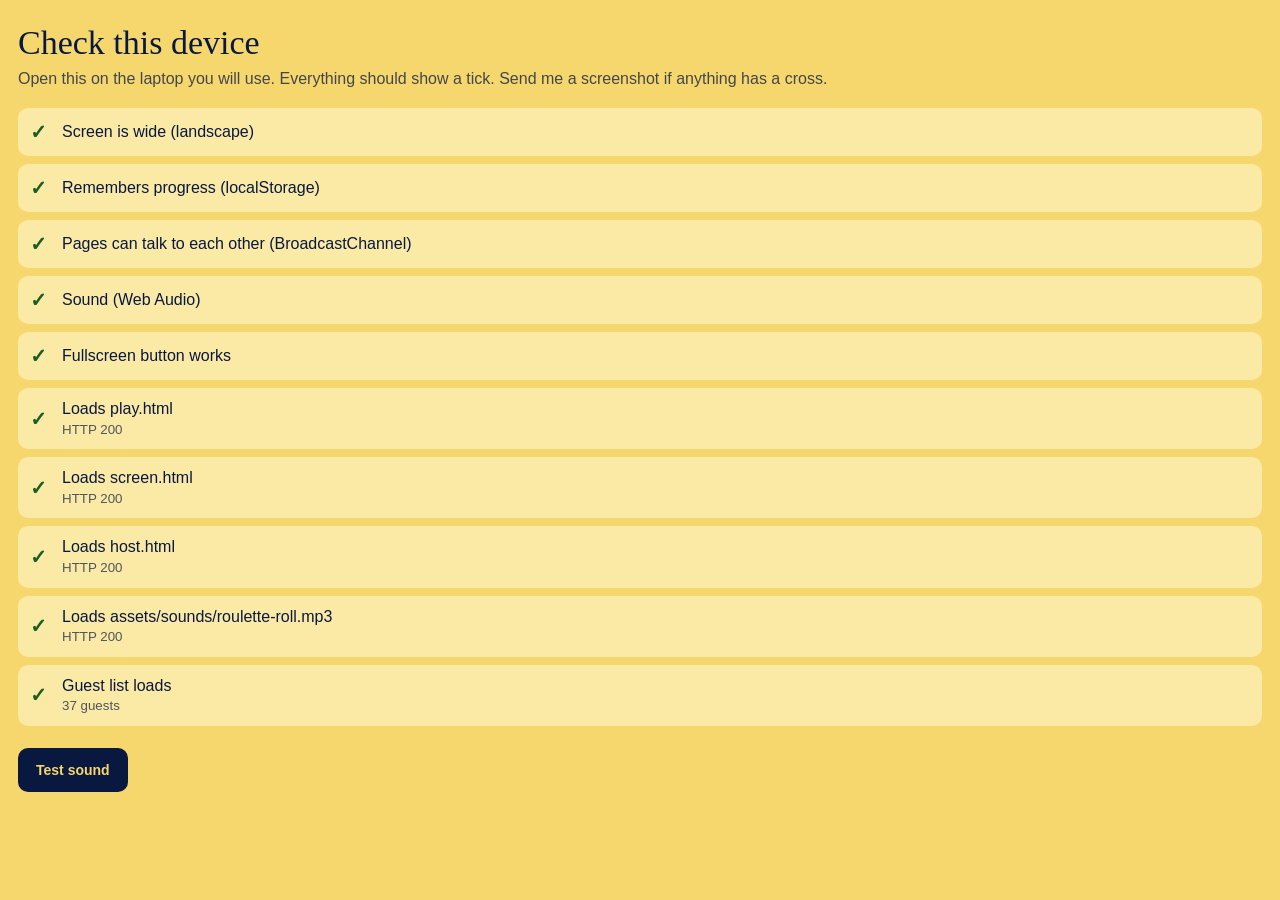
<file: check.html>
<!doctype html><html lang="en"><head><meta charset="utf-8"><meta name="viewport" content="width=device-width,initial-scale=1"><title>Check - Hinda's 28th</title>
<style>body{margin:0;padding:24px 18px;background:#F5D76E;color:#08183E;font:16px/1.4 Inter,Arial,sans-serif}h1{font:400 34px Georgia,serif;margin:0 0 6px}p{margin:0 0 18px;opacity:.75}.r{display:flex;gap:10px;align-items:center;padding:10px 12px;background:#FBE9A6;border-radius:10px;margin:8px 0}.r b{min-width:22px;font-size:20px}.ok b{color:#1b5e20}.no b{color:#b3261e}.r small{display:block;opacity:.7}button{margin-top:14px;font:700 14px Inter,Arial,sans-serif;background:#08183E;color:#F5D76E;border:0;border-radius:10px;padding:14px 18px}</style></head><body>
<h1>Check this device</h1><p>Open this on the laptop you will use. Everything should show a tick. Send me a screenshot if anything has a cross.</p><div id="out"></div><button id="snd">Test sound</button>
<script>
var out = document.getElementById("out");
function row(ok, name, note) { var d = document.createElement("div"); d.className = "r " + (ok ? "ok" : "no"); d.innerHTML = "<b>" + (ok ? "✓" : "✗") + "</b><div>" + name + (note ? "<small>" + note + "</small>" : "") + "</div>"; out.appendChild(d); }
function t(name, f) { try { var r = f(); row(r !== false, name, typeof r === "string" ? r : ""); } catch (e) { row(false, name, String(e.message || e)); } }
t("Screen is wide (landscape)", function () { return innerWidth > innerHeight || "Turn the device sideways: " + innerWidth + "x" + innerHeight; });
t("Remembers progress (localStorage)", function () { localStorage.setItem("gcg-check", "1"); var v = localStorage.getItem("gcg-check") === "1"; localStorage.removeItem("gcg-check"); return v || "Private browsing? Use a normal window."; });
t("Pages can talk to each other (BroadcastChannel)", function () { return typeof BroadcastChannel !== "undefined" || "Not supported in this browser"; });
t("Sound (Web Audio)", function () { return !!(window.AudioContext || window.webkitAudioContext) || "Not supported"; });
t("Fullscreen button works", function () { var d = document.documentElement; return !!(d.requestFullscreen || d.webkitRequestFullscreen) || "This device cannot go fullscreen (iPhone). Use a laptop or iPad."; });
fetch("assets/tonight.json?" + Date.now()).then(function (r) { return r.json(); }).then(function (g) { row(g.length > 0, "Guest list loads", g.length + " guests"); }).catch(function (e) { row(false, "Guest list loads", String(e)); });
["play.html", "screen.html", "host.html", "assets/sounds/roulette-roll.mp3"].forEach(function (f) { fetch(f + "?" + Date.now()).then(function (r) { row(r.ok, "Loads " + f, "HTTP " + r.status); }).catch(function (e) { row(false, "Loads " + f, String(e)); }); });
document.getElementById("snd").onclick = function () { try { var a = new Audio("assets/sounds/yay.mp3"); a.play().then(function () { row(true, "Sound played", "If you heard it, sound works."); }).catch(function (e) { row(false, "Sound blocked", "Tap the page once and try again. " + e.message); }); } catch (e) { row(false, "Sound", String(e)); } };
</script></body></html>
</file>
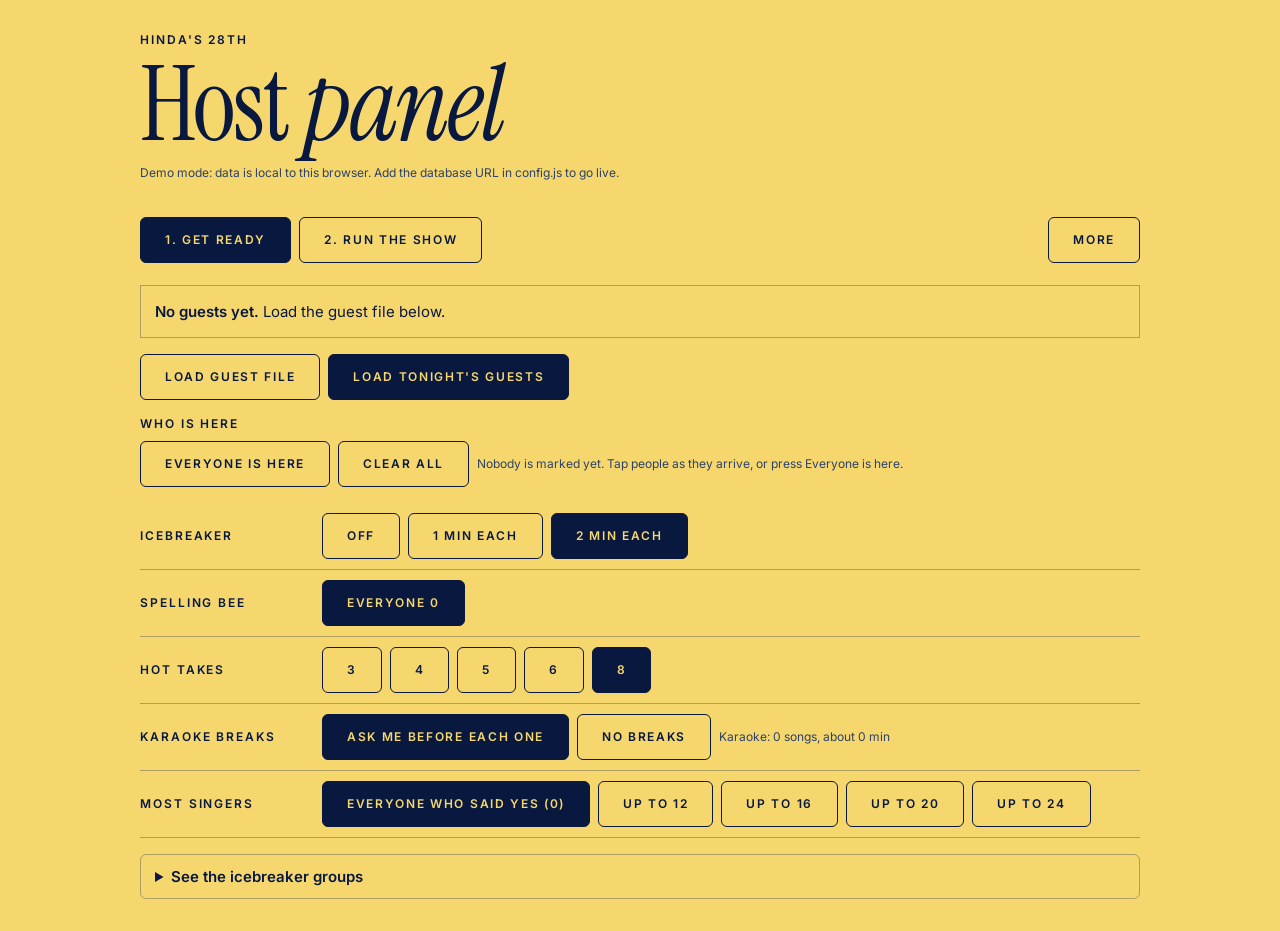
<file: host.html>
<!doctype html>
<html lang="en">
<head>
<meta charset="utf-8">
<meta name="viewport" content="width=device-width,initial-scale=1,viewport-fit=cover">
<meta name="robots" content="noindex">
<title>Host panel</title>
<link rel="stylesheet" href="https://fonts.googleapis.com/css2?family=Instrument+Serif:ital@0;1&family=Inter:wght@400;500;600&display=swap">
<link rel="stylesheet" href="assets/style.css?v=2611280234">
<style>
.wrap{max-width:1000px;margin:0 auto;display:grid;gap:22px}
.bar{display:flex;gap:8px;flex-wrap:wrap;align-items:center}
.bar .sp{flex:1}
.panel{display:none;gap:16px}.panel.on{display:grid}
.stats{display:grid;grid-template-columns:repeat(auto-fit,minmax(130px,1fr));gap:10px}
.stat{border:1px solid var(--border);padding:12px 14px}.stat b{display:block;font-family:var(--serif);font-weight:400;font-size:40px;color:var(--ink);line-height:1}
.stat span{font-size:11px;letter-spacing:.14em;text-transform:uppercase;color:var(--muted)}
.tbl{overflow-x:auto;border:1px solid var(--border)}
table{border-collapse:collapse;width:100%;min-width:640px}
th,td{text-align:left;padding:9px 12px;border-bottom:1px solid var(--border);vertical-align:top}
th{font-size:11px;letter-spacing:.16em;text-transform:uppercase;color:var(--yellow);font-weight:400}
.flag{color:var(--wine);font-weight:600}.ok{color:var(--ink);font-weight:600}.dim{color:var(--dim)}
.xl{padding:20px 32px;font-size:14px}
.livebar{display:flex;align-items:center;gap:var(--s2);border:1px solid var(--ink);border-radius:var(--r);padding:var(--s2) var(--s3);background:var(--card)}
.livebar b{font:400 28px/1 var(--serif);letter-spacing:-.01em}
.takepick{display:flex;gap:6px;flex-wrap:wrap}
.takepick button{font:inherit;font-size:12px;padding:8px 12px;background:transparent;color:var(--muted);border:1px solid var(--border);cursor:pointer;text-align:left}
.takepick .row{display:flex;gap:8px;align-items:stretch;width:100%}
.takepick .row button{flex:1}
.takepick .row label{display:flex;align-items:center;gap:6px;border:1px solid var(--border);padding:0 10px;font-size:11px;letter-spacing:.1em;text-transform:uppercase;cursor:pointer;white-space:nowrap}
.takepick .row.off button{opacity:.55}
.takepick button.on{border-color:var(--yellow);color:var(--yellow);background:rgba(8,24,62,.1)}
.two{display:grid;grid-template-columns:1fr 1fr;gap:14px}
@media(max-width:560px){.two{grid-template-columns:1fr}}
.side{border:1px solid var(--border);padding:14px}
.side h3{font-family:var(--bebas);letter-spacing:.2em;font-size:20px;margin-bottom:8px}
.side.f h3{color:var(--mint)}.side.a h3{color:var(--red)}
.side li{list-style:none}.side ul{margin:0;padding:0}
.nudge{position:sticky;top:8px;z-index:20;display:flex;gap:10px;align-items:center;flex-wrap:wrap;background:var(--ink);color:var(--cream);padding:12px 16px;border-radius:6px;box-shadow:0 6px 20px rgba(8,24,62,.35)}.nudge[hidden]{display:none}
.nudge b{font:400 24px/1 var(--serif)}
.nudge .btn.ghost{color:var(--cream);border-color:var(--cream)}.nudge .btn:not(.ghost){background:var(--cream);color:var(--ink);border-color:var(--cream)}
.more{display:none}body.showmore .more{display:flex}
body:not(.showmore) .stats,body:not(.showmore) .livebar{display:none}
.orow{display:grid;grid-template-columns:170px 1fr;gap:12px;align-items:center;padding:10px 0;border-bottom:1px solid var(--border)}
.orow .k{margin:0}
details.plan{border:1px solid var(--border);border-radius:6px;padding:10px 14px}details.plan summary{cursor:pointer;font-weight:600}
.runlive{font-size:13px;opacity:.75;margin:6px 0 0}
@media(max-width:640px){.orow{grid-template-columns:1fr}}
.herewrap{display:grid;grid-template-columns:repeat(auto-fill,minmax(300px,1fr));gap:0 28px;max-width:980px}
.herewrap button{font:inherit;font-size:19px;text-align:left;padding:13px 4px;border:0;border-bottom:1px solid var(--border);background:transparent;color:var(--ink);cursor:pointer;display:flex;gap:14px;align-items:center}
.herewrap button .bx{flex:none;width:28px;height:28px;border:2px solid var(--ink);border-radius:5px;display:grid;place-items:center;font-size:20px;line-height:1;color:transparent}
.herewrap button.on .bx{background:var(--ink);color:var(--cream)}
.herewrap button:hover{background:rgba(8,24,62,.06)}
.note{color:var(--muted);font-size:12px;max-width:70ch}
</style>
</head>
<body>
<main class="wrap">
  <header><p class="eyebrow" id="ttl"></p><h1>Host <span>panel</span></h1>
    <p class="note" id="demo" hidden>Demo mode: data is local to this browser. Add the database URL in config.js to go live.</p></header>

  <div class="nudge" id="nudge" hidden><b>Roulette time.</b> <span>Someone is about to sing.</span> <button class="btn" id="nspin">Spin now</button> <button class="btn ghost" id="nlater">Later</button></div>
  <div class="livebar"><span class="live">On screen</span><b id="livetxt">Name screen</b><span class="sp" style="flex:1"></span>
    <button class="btn" id="rbreak">Karaoke roulette break</button><button class="btn ghost" id="rback" hidden>Back to the game</button></div>

  <div class="stats" id="stats"></div>

  <div class="bar" id="tabs">
    <button class="btn on" data-p="night">1. Get ready</button>
    <button class="btn ghost" data-p="run">2. Run the show</button>
    <span class="sp"></span>
    <button class="btn ghost" id="moretoggle">More</button>
  </div>
  <div class="bar more" id="moretabs">
    <button class="btn ghost" data-p="guests">Guests</button>
    <button class="btn ghost" data-p="roster">Who's coming</button>
    <button class="btn ghost" data-p="food">Allergies &amp; diet</button>
    <button class="btn ghost" data-p="people">Engagement</button>
    <button class="btn ghost" data-p="bee">Spelling bee</button>
    <button class="btn ghost" data-p="show">Show control</button>
    <span class="sp"></span>
    <button class="btn ghost" id="csv">Export CSV</button>
    <a class="btn ghost" href="screen.html" target="_blank" style="text-decoration:none">Open screen</a>
  </div>

  <section class="panel" id="p-guests">
    <div class="bar"><label class="btn ghost" style="cursor:pointer">Import answer PDFs<input type="file" id="imp" accept="application/pdf" multiple hidden></label>
      <label class="btn ghost" style="cursor:pointer">Import guest file (.json)<input type="file" id="impjson" accept="application/json,.json" hidden></label>
      <span class="note" id="impmsg">Guests download a PDF at the end of the form and send it to you. Pick as many as you like; importing the same PDF twice just updates that guest.</span></div>
    <div class="tbl"><table id="gt"></table></div></section>

  <section class="panel" id="p-roster">
    <p class="note">Paste everyone you are expecting, one per line (a phone number after a comma is optional). As answer PDFs come in they tick people off by name, so you can see who has not sent theirs.</p>
    <textarea id="rtext" placeholder="Ama Kwarteng, 024 000 0001&#10;Kofi Mensah&#10;Esi Boateng" style="min-height:130px"></textarea>
    <div class="bar"><button class="btn" id="rsave">Save the list</button><span class="note" id="rmsg"></span></div>
    <div class="stats" id="rstats"></div>
    <div class="tbl"><table id="rt"></table></div>
    <div id="runm"></div>
    <div id="rchase" style="display:none"><span class="k">Not yet (to chase)</span><textarea id="rchasetext" readonly style="min-height:110px"></textarea>
      <div class="bar" style="margin-top:8px"><button class="btn ghost" id="rcopy">Copy this list</button></div></div>
  </section>

  <section class="panel" id="p-food"><div class="tbl"><table id="ft"></table></div></section>

  <section class="panel" id="p-people">
    <p class="note">Interaction score is 0-10, from how they rated the three activities, and how many hot takes they picked. Everyone should be in at least one game. People not yet in one are listed first, lowest score first, with the game they are least against.</p>
    <div class="stats" id="pstats"></div>
    <div class="tbl"><table id="pt"></table></div>
  </section>

  <section class="panel" id="p-bee">
    <p class="note">Everyone who wants the bee starts on stage. The contestant stands with their back to the screen (blindfold optional). The audience sees the sentence on the projector; only you see the word. Right answer: they stay on. Wrong answer: they sit down. Last one standing wins.</p>
    <div class="stats" id="bstats"></div>
    <div class="side" id="bcard"></div>
    <div class="bar">
      <button class="btn ghost" id="brules">Rules on screen</button>
      <button class="btn ghost" id="bstage">Stage count on screen</button>
      <button class="btn ghost" id="bcall">Call up contestant</button>
      <button class="btn xl" id="bshow">Show sentence</button>
      <button class="btn" id="bok">Correct ✓</button>
      <button class="btn red" id="bno">Incorrect ✕</button>
      <button class="btn ghost" id="bnext">Next prompt</button>
      <button class="btn ghost" id="bfinale">Jump to the finale</button>
      <button class="btn ghost" id="bwin">Show winner</button>
    </div>
    <div class="bar"><button class="btn ghost" id="bload">Load sign-ups onto stage</button>
      <span class="note">Puts everyone on stage, except guests who said Rather not or Please no to the bee. The order is keenest first: "Put me on first", then "happy to do it", then "if called" (random inside each group). Use the table to add or remove other people.</span></div>
    <div id="bpick" style="display:none">
      <div id="bchoose">
        <span class="k">Which one did they pick?</span>
        <div class="bar" id="bopts"></div>
        <div class="bar" style="margin-top:8px"><input type="text" id="bother" placeholder="Something else, type it" style="max-width:260px" autocomplete="off">
          <button class="btn ghost" id="bcheck">Pick it (twice to lock)</button></div>
      </div>
      <div id="bconfirm" style="display:none">
        <p style="font:400 30px/1.1 var(--serif);margin:12px 0 4px">Picked: <b id="bchosen"></b></p>
        <p class="micro" style="margin:0 0 10px">Tap it twice, quickly, to lock it in. Tap a different spelling to change it.</p>
        <button class="btn ghost" id="bnotyet">Clear the pick</button>
      </div>
    </div>
    <div class="tbl"><table id="bt"></table></div>
  </section>

  <section class="panel" id="p-run">
    <div id="runpanel"></div>
    <p class="runlive">On the projector now: <b id="runlive">the title</b>. Space or Enter does the big gold button. P pause, K karaoke, S skip.</p>
  </section>

  <section class="panel on" id="p-night">
    <div class="side" id="nready"></div>
    <div class="bar" id="nload"><label class="btn ghost" style="cursor:pointer">Load guest file<input type="file" id="impjson2" accept="application/json,.json" hidden></label><button class="btn" id="loadtonight" type="button">Load tonight's guests</button><span class="note" id="impmsg2"></span></div>
    <div><span class="k">Who is here</span>
      <div class="bar" style="margin-top:6px"><button type="button" class="btn ghost" id="hall">Everyone is here</button><button type="button" class="btn ghost" id="hnone">Clear all</button><span class="note" id="hcount"></span></div>
      <div class="herewrap" id="here"></div></div>
    <div>
      <div class="orow"><span class="k">Icebreaker</span><div class="bar" id="nice"></div></div>
      <div class="orow"><span class="k">Spelling bee</span><div class="bar" id="nstage"></div></div>
      <div class="orow"><span class="k">Hot takes</span><div class="bar" id="ntakes"></div></div>
      <div class="orow"><span class="k">Karaoke breaks</span><div class="bar" id="nk"></div></div>
      <div class="orow"><span class="k">Most singers</span><div class="bar" id="nkmax"></div></div>
    </div>
    <details class="plan"><summary>See the icebreaker groups</summary>
      <p class="note" id="nmeet" style="margin-top:10px"></p>
      <div class="bar"><button type="button" class="btn ghost" id="nshuffle">Shuffle the groups</button><button type="button" class="btn ghost" id="nprint">Print the groups</button></div>
      <div class="tbl" style="margin-top:10px"><table id="nplan"></table></div></details>
  </section>

  <section class="panel" id="p-show">
    <div>
      <span class="k">Screen mode</span>
      <div class="bar" id="modes">
        <button class="btn ghost" data-m="home">Home</button>
        <button class="btn ghost" data-m="menu">Menu</button>
        <button class="btn ghost" data-m="tonight">Tonight</button>
      </div>
    </div>
    <div>
      <span class="k">Karaoke</span>
      <div class="bar">
        <button class="btn xl" id="surprise">Spin the roulette wheel</button>
        <button class="btn ghost" id="rskip">Not here? Spin again</button>
        <button class="btn ghost" id="kback">Hide</button>
        <span class="note" id="kinfo"></span>
      </div>
      <p class="note" id="rinfo"></p>
      <div class="bar" style="margin-top:6px">
        <label class="note" style="display:flex;gap:6px;align-items:center"><input type="checkbox" id="rall" checked> Keenest first: people who said "Put me on first" are called before everyone else, then "happy to do it", then "if called". Untick for a mixed wheel with everyone on it.</label>
      </div>
      <div class="bar" style="margin-top:6px">
        <label class="note" style="display:flex;gap:6px;align-items:center"><input type="checkbox" id="rauto"> Remind me at random times to spin, every</label>
        <input type="text" id="rmin" value="6" inputmode="numeric" style="width:48px"> to <input type="text" id="rmax" value="12" inputmode="numeric" style="width:48px"> minutes
      </div>
      <p class="note">The roulette can be spun from any screen. Use the "Karaoke roulette break" button at the top during the spelling bee, the hot takes or food, then "Back to the game". Spin between rounds, not in the middle of an answer. Keep this page open for the reminders.</p>
      <div class="note" id="kqueue"></div>
    </div>
    <div>
      <span class="k">Twisted hot takes</span>
      <div class="takepick" id="takepick"></div>
      <div class="bar" style="margin-top:10px">
        <label class="k" for="perside" style="margin:0">Team size</label>
        <select id="perside"><option value="auto" selected>Auto: even teams of 3 to 5</option><option value="3">3</option><option value="4">4</option><option value="5">5</option><option value="0">Everyone</option></select>
        <button class="btn ghost" id="tshow">1. Show take</button>
        <button class="btn ghost" id="tstand">2. Show what everyone picked</button>
        <button class="btn" id="treveal">3. The twist: swap sides</button>
      </div>
      <p class="note">Guests picked the side they actually hold. Step 2 shows what each person really picked; step 3 is the twist, where everyone is thrown to the OPPOSITE side and the screen keeps a "picked ..." note under each name. Strongest feelings are listed first (1 to 5). Guests who skipped this take are not assigned; split them by hand.</p>
      <div class="two" id="preview"></div>
    </div>
  </section>
</main>
<script src="config.js?v=2611280234"></script>
<script src="assets/takes.js?v=2611280234"></script>
<script src="assets/icebreaker.js?v=2611280234"></script>
<script src="assets/bee.js?v=2611280234"></script>
<script src="assets/store.js?v=2611280234"></script>
<script src="assets/answers.js?v=2611280234"></script>
<script>
(function () {
  var $ = function (id) { return document.getElementById(id); };
  var esc = function (s) { return String(s == null ? "" : s).replace(/[&<>"']/g, function (c) { return {"&":"&amp;","<":"&lt;",">":"&gt;",'"':"&quot;","'":"&#39;"}[c]; }); };
  var guests = [], state = {}, takeId = TAKES[0].id;
  $("ttl").textContent = window.GCG_CONFIG.TITLE || "";
  if (store.demo) $("demo").hidden = false;

  function openTab(e) {
    var p = e.target.dataset && e.target.dataset.p; if (!p) return;
    document.querySelectorAll("#tabs [data-p], #moretabs [data-p]").forEach(function (b) { b.classList.toggle("on", b === e.target); });
    document.querySelectorAll(".panel").forEach(function (s) { s.classList.toggle("on", s.id === "p-" + p); });
  }
  $("tabs").addEventListener("click", openTab); $("moretabs").addEventListener("click", openTab);
  $("moretoggle").onclick = function () { var on = document.body.classList.toggle("showmore"); this.classList.toggle("on", on); this.textContent = on ? "Less" : "More"; };

  function list() {
    return Object.keys(guests || {}).map(function (id) { var g = guests[id]; g.id = id; return g; })
      .sort(function (a, b) { return (a.createdAt || 0) - (b.createdAt || 0); });
  }
  function hasAllergy(g) { return !!g.allergies && !/^\s*(none|nada|no|nil|n\/a|nothing|-)\s*\.?\s*$/i.test(g.allergies); }
  // Who is here tonight. hereMap is null until the host first marks anyone; after that only people marked here are called to anything.
  var hereMap = null;
  function present(g) { return hereMap ? !!hereMap[g.id] : true; }
  function plist() { return list().filter(present).filter(function (g) { return g.only !== "karaoke"; }); }   // karaoke-only guests (g.only) take no part in the icebreaker, bee or hot takes
  function kplist() { return list().filter(present); }
  function dietText(g) { return Object.keys(g.diet || {}).join(", "); }

  function render() {
    var L = list();
    var withAll = L.filter(hasAllergy).length;
    var songs = L.filter(function (g) { return g.song; }).length;
    var perf = L.filter(function (g) { return g.performed; }).length;
    var bee = L.filter(function (g) { return pref(g, "bee") === "want"; }).length;
    $("stats").innerHTML = [[L.length, "Guests"], [songs, "Songs"], [perf + " / " + (window.GCG_CONFIG.KARAOKE_TARGET || 15), "Performed / target"], [L.filter(function (g) { return pref(g, "karaoke") === "want"; }).length, "Want to sing"], [bee, "Want the bee"], [L.filter(function (g) { return pref(g, "takes") === "want"; }).length, "Want hot takes"], [withAll, "Allergies"]]
      .map(function (s) { return '<div class="stat"><b>' + s[0] + '</b><span>' + s[1] + '</span></div>'; }).join("");

    $("gt").innerHTML = "<tr><th>Name</th><th>Song</th><th>Ratings (1-5)</th><th>Takes picked</th><th>Own take</th><th>Done</th></tr>" +
      (L.map(function (g) {
        return "<tr><td>" + esc(g.name) + "</td><td>" + esc(g.song) + "</td><td>" + INVOLVE.map(function (o) { return o.short + " " + level(g, o.id); }).join(" &middot; ")  + "</td><td>" +
          Object.keys(g.picks || {}).length + '</td><td>' + esc(g.ownTake || "") + '</td><td>' + (g.performed ? '<span class="ok">sung</span>' : '<span class="dim">-</span>') + "</td></tr>";
      }).join("") || '<tr><td colspan="6" class="dim">No guests yet. Send them the join link.</td></tr>');

    var need = L.filter(function (g) { return hasAllergy(g) || g.other || Object.keys(g.diet || {}).length; });
    $("ft").innerHTML = "<tr><th>Name</th><th>Allergies</th><th>Diet</th><th>Other</th></tr>" +
      (need.map(function (g) {
        return "<tr><td>" + esc(g.name) + '</td><td class="flag">' + esc(g.allergies) + "</td><td>" + esc(dietText(g)) + "</td><td>" + esc(g.other) + "</td></tr>";
      }).join("") || '<tr><td colspan="4" class="dim">Nothing flagged yet.</td></tr>');

    $("kinfo").textContent = (state.mode === "karaoke" || state.mode === "roulette") && state.name ? "On screen: " + state.name + " - " + state.song : "";
    document.querySelectorAll("#modes [data-m]").forEach(function (b) { b.classList.toggle("on", state.mode === b.dataset.m); });
    var mm = state.mode, lt = { home: "Name screen", menu: "Menu", tonight: "Tonight", karaoke: "Karaoke: " + (state.name || ""), roulette: "Karaoke roulette: " + (state.name || ""), icebreaker: "Icebreaker " + (state.num || "") + (state.phase === "timer" ? ", clock running" : ", groups on screen"), pause: "Paused (be right back)", hottake: "Twisted hot take " + (state.num || "") + (state.phase === "twist" ? ", the twist" : state.phase === "stand" ? ", what everyone picked" : ""), beerules: "Spelling bee rules", beestage: "Spelling bee: stage count", beecall: "Spelling bee: " + (state.name || "") + " called up", beewin: "Spelling bee champion", bee: "Spelling bee: " + (state.phase === "result" ? (state.ok ? "correct" : "wrong") : "sentence") };
    $("livetxt").textContent = lt[mm] || "Name screen"; if ($("runlive")) $("runlive").textContent = lt[mm] || "the title";
    $("rback").hidden = state.mode !== "roulette";
    queue();
    drawNight();
    people(L);
    renderRoster();
    preview();
  }

  function people(L) {
    var rows = L.map(function (g) { var s = engagement(g); return { g: g, s: s, lv: levelOf(s), inn: involved(g), kind: kindOf(g) }; });
    var cnt = function (lv) { return rows.filter(function (r) { return r.lv === lv; }).length; };
    $("pstats").innerHTML = [[rows.filter(function (r) { return r.kind === "All in"; }).length, "All in"], [cnt("High"), "Most likely to interact"], [cnt("Medium"), "Medium"], [cnt("Low"), "Hard to draw in"], [rows.filter(function (r) { return r.kind === "Watcher"; }).length, "Watchers"], [rows.filter(function (r) { return !r.inn; }).length, "Not in a game yet"]]
      .map(function (s) { return '<div class="stat"><b>' + s[0] + '</b><span>' + s[1] + '</span></div>'; }).join("");
    rows.sort(function (x, y) { return (x.inn - y.inn) || (x.s - y.s); });
    $("pt").innerHTML = "<tr><th>Name</th><th>Score</th><th>Level</th><th>Type</th><th>Been in</th><th>Suggest</th><th></th></tr>" +
      (rows.map(function (r) {
        var t = r.g.took || {}, been = [r.g.performed ? "karaoke" : "", t.takes ? "hot takes x" + t.takes : "", t.bee ? "bee" : "", t.manual ? "marked" : ""].filter(Boolean).join(", ");
        return "<tr><td>" + esc(r.g.name) + "</td><td>" + r.s + '</td><td class="' + (r.lv === "Low" ? "flag" : r.lv === "High" ? "ok" : "") + '">' + r.lv + '</td><td class="' + (r.kind === "Watcher" ? "flag" : "ok") + '">' + r.kind + "</td><td>" + (been || '<span class="flag">not yet</span>') + "</td><td>" +
          (r.inn ? '<span class="dim">-</span>' : esc(suggest(r.g))) + '</td><td>' + (r.inn ? "" : '<button class="btn ghost" data-mark="' + r.g.id + '" style="padding:6px 10px">Mark in</button>') + "</td></tr>";
      }).join("") || '<tr><td colspan="7" class="dim">No guests yet.</td></tr>');
  }
  $("pt").addEventListener("click", function (e) {
    var id = e.target.dataset && e.target.dataset.mark; if (!id) return;
    var g = guests[id]; g.took = g.took || {}; g.took.manual = true; store.update("guests/" + id, { took: g.took }); render();
  });

  // Karaoke: call the most willing people first, random within the best remaining tier.
  function tier(g) { var n = level(g, "karaoke"); return n >= 5 ? "A: put me on first" : n === 4 ? "B: happy to do it" : "C: if called"; }
  function pool() {
    var left = kplist().filter(function (g) { return g.song && !g.performed && !noKaraoke(g); });
    var best = left.reduce(function (m, g) { var t = tier(g); return !m || t < m ? t : m; }, null);
    return left.filter(function (g) { return tier(g) === best; });
  }
  function queue() {
    var left = kplist().filter(function (g) { return g.song && !g.performed && !noKaraoke(g); }), t = {}, optedOut = kplist().filter(function (g) { return g.song && !g.performed && noKaraoke(g); }).length;
    left.forEach(function (g) { t[tier(g)] = (t[tier(g)] || 0) + 1; });
    var target = window.GCG_CONFIG.KARAOKE_TARGET || 15, done = list().filter(function (g) { return g.performed; }).length;
    var willing = left.length;
    $("kqueue").innerHTML = "Still to call: " + (Object.keys(t).sort().map(function (k) { return k + ": " + t[k]; }).join(" · ") || "none") +
      (done + willing < target ? '<br><span class="flag">Only ' + (done + willing) + " people are up for karaoke (3 or higher), below your target of " + target + ". Anyone who said rather not or please no will not be called.</span>" : "") +
      (optedOut ? '<br><span class="note">' + optedOut + " opted out of karaoke and will not be called. That promise is built in.</span>" : "");
  }

  // Hot-take assignment: a pick of "agree" argues AGAINST; "disagree" argues FOR.
  // If "people per side" is set, order decides who is in: strongest feelings who are keen first,
  // "rather not" near the end, weak feelings last; within a group, people not yet in a hot take go first.
  function assignment(tid) {
    var perSel = $("perside").value, per = perSel === "auto" ? -1 : (+perSel || 0), t = TAKES.filter(function (x) { return x.id === tid; })[0];
    var out = { argueFor: [], argueAgainst: [], waiting: [], open: [], optedOut: [] };
    plist().forEach(function (g) {
      if (!into(g, "takes")) { out.optedOut.push(g.name); return; }   // said Rather not / Please no to hot takes: never assigned
      var p = pick((g.picks || {})[tid]);
      if (!p) { out.open.push(g.name); return; }
      var side = opposite(p.s), pf = pref(g, "takes");
      (side === "agree" ? out.argueFor : out.argueAgainst).push({ id: g.id, name: g.name, real: p.s, n: p.n, pf: pf,
        label: p.s === "agree" ? t.a : t.b, rank: takeRank(p.n, pf), lv: level(g, "takes"), done: (g.took && g.took.takes) || 0 });
    });
    // Who plays: everyone gets a go before anyone gets a second (fewest takes so far first). Inside that, the keenest go first
    // ("Put me on first", then "happy", then "if called"), then the strongest feelings.
    ["argueFor", "argueAgainst"].forEach(function (k) {
      out[k].sort(function (x, y) { return x.done - y.done || y.lv - x.lv || x.rank - y.rank || y.n - x.n; });
    });
    // Team size. Auto: a side of 5 or fewer all play; bigger sides play in groups of 3, growing to 4 (9+ people) and 5 (12+).
    // Auto also keeps the teams even: the bigger team is never more than one person bigger than the smaller (and never below 3).
    var take = {};
    ["argueFor", "argueAgainst"].forEach(function (k) {
      var n = out[k].length; take[k] = per === -1 ? (n <= 5 ? n : n >= 12 ? 5 : n >= 9 ? 4 : 3) : (per && n > per ? per : n);
    });
    if (per === -1) {
      var hi = take.argueFor >= take.argueAgainst ? "argueFor" : "argueAgainst", lo = hi === "argueFor" ? "argueAgainst" : "argueFor";
      take[hi] = Math.min(take[hi], Math.max(take[lo] + 1, 3));
    }
    ["argueFor", "argueAgainst"].forEach(function (k) { out.waiting = out.waiting.concat(out[k].slice(take[k])); out[k] = out[k].slice(0, take[k]); });
    return out;
  }
  function preview() {
    var a = assignment(takeId);
    function col(cls, title, arr) {
      return '<div class="side ' + cls + '"><h3>' + title + " (" + arr.length + ')</h3><ul>' +
        (arr.map(function (p) { return "<li>" + esc(p.name) + ' <span class="dim">(picked ' + esc(p.label) + ", " + p.n + "/5" + ", " + RANK_LABEL[p.rank] + (p.done ? ", been in " + p.done : "") + ")</span></li>"; }).join("") || '<li class="dim">nobody</li>') + "</ul></div>";
    }
    $("preview").innerHTML = col("f", "ARGUE FOR", a.argueFor) + col("a", "ARGUE AGAINST", a.argueAgainst) +
      '<div class="side" style="grid-column:1/-1"><h3 style="color:var(--muted)">WAITING (' + a.waiting.length + ')</h3><span class="dim">' + (esc(a.waiting.map(function (p) { return p.name; }).join(", ")) || "nobody") + '</span></div>' +
      '<div class="side" style="grid-column:1/-1"><h3 style="color:var(--muted)">NO PICK (' + a.open.length + ')</h3><span class="dim">' + esc(a.open.join(", ")) + "</span></div>" +
      '<div class="side" style="grid-column:1/-1"><h3 style="color:var(--muted)">OPTED OUT (' + a.optedOut.length + ')</h3><span class="dim">' + (esc(a.optedOut.join(", ")) || "nobody") + " &middot; said Rather not or Please no to hot takes, never assigned.</span></div>";
    document.querySelectorAll("#takepick button").forEach(function (b) { b.classList.toggle("on", b.dataset.t === takeId); });
  }

  var inplay = {}; // take id -> false when left out tonight (saved so it survives a refresh)
  function drawTakes() {
    var L = plist();
    $("takepick").innerHTML = TAKES.map(function (t, i) {
      var ps = L.map(function (g) { return into(g, "takes") ? pick((g.picks || {})[t.id]) : null; }).filter(Boolean);
      var a = ps.filter(function (p) { return p.s === "agree"; }).length, avg = ps.length ? (ps.reduce(function (s, p) { return s + p.n; }, 0) / ps.length).toFixed(1) : "-";
      var strong = ps.filter(function (p) { return p.n >= 4; }).length, on = inplay[t.id] !== false;
      return '<div class="row' + (on ? "" : " off") + '"><button data-t="' + t.id + '">' + (i + 1) + ". " + esc(t.text) +
        '<br><span class="dim">' + ps.length + " picks (" + a + " / " + (ps.length - a) + " split), " + strong + " strong, avg " + avg + '</span></button>' +
        '<label><input type="checkbox" data-play="' + t.id + '"' + (on ? " checked" : "") + "> Play</label></div>";
    }).join("");
    preview();
  }
  $("takepick").addEventListener("change", function (e) {
    var id = e.target.dataset && e.target.dataset.play; if (!id) return;
    inplay[id] = e.target.checked; store.set("setup/inplay", inplay); drawTakes();
  });
  store.subscribe("setup/inplay", function (v) { inplay = v || {}; drawTakes(); });
  $("perside").addEventListener("change", preview);
  $("takepick").addEventListener("click", function (e) { var b = e.target.closest && e.target.closest("[data-t]"); if (b) { takeId = b.dataset.t; preview(); } });

  function setState(o) { state = o; return store.set("state", o); }
  $("modes").addEventListener("click", function (e) { var m = e.target.dataset && e.target.dataset.m; if (m) setState({ mode: m }).then(render); });
  $("kback").onclick = function () { setState({ mode: "home" }).then(render); };
  // ---- Karaoke roulette ----
  // Wheel = the keenest group still to call (put me on first, then happy, then if called), or everyone who is up for it. Nobody who opted out is ever on it.
  var skipNow = {}, lastSpin = null;
  function shuffle(a) { for (var i = a.length - 1; i > 0; i--) { var j = Math.floor(Math.random() * (i + 1)), t = a[i]; a[i] = a[j]; a[j] = t; } return a; }
  // Default wheel: everyone who is up for it. People who said "put me on first" get 3 slices, "happy to do it" 2, "if called" 1,
  // so the keenest come up more often, spread around the wheel. Strict option: only the keenest group still waiting is on the wheel.
  function rpool() {
    var all = kplist().filter(function (g) { return g.song && !g.performed && !noKaraoke(g) && !skipNow[g.id]; });
    var nxt = all.filter(function (g) { return g.first; }); if (nxt.length) return nxt;   // "put them on next": a guest flagged first is the next person the wheel lands on
    if (!all.length && Object.keys(skipNow).length) { skipNow = {}; return rpool(); }
    if ($("rall").checked) {
      var best = all.reduce(function (m, g) { var t = tier(g); return !m || t < m ? t : m; }, null);
      return all.filter(function (g) { return tier(g) === best; });
    }
    var w = function (g) { var n = level(g, "karaoke"); return n >= 5 ? 3 : n === 4 ? 2 : 1; };
    var total = all.reduce(function (s, g) { return s + w(g); }, 0), cap = total > 30 ? function () { return 1; } : w, out = [];
    for (var pass = 1; pass <= 3; pass++) out = out.concat(shuffle(all.filter(function (g) { return cap(g) >= pass; })));
    return out;
  }
  function spinRoulette() {
    var P = rpool();
    if (!P.length) { $("rinfo").textContent = "Everyone who is up for it has performed."; return; }
    var w = Math.floor(Math.random() * P.length), g = P[w], who = {}; P.forEach(function (x) { who[x.id] = 1; });
    // The wheel shows EVERYONE who still has to sing, but with "keenest first" it only lands on someone from the keenest group still waiting.
    var shown = P;
    if ($("rall").checked) {
      shown = kplist().filter(function (x) { return x.song && !x.performed && !noKaraoke(x) && !skipNow[x.id]; });
      if (!shown.some(function (x) { return x.id === g.id; })) shown = shown.concat([g]);
    }
    var wIdx = shown.findIndex(function (x) { return x.id === g.id; });
    // remember the screen to come back to (unless a roulette is already up, then keep what it came from)
    var resume = state.mode === "roulette" ? (state.resume || null) : state.mode === "karaoke" ? null : state;
    g.performed = true; // update locally now so a quick second press cannot pick the same person
    g.took = g.took || {}; g.took.karaoke = true;
    store.update("guests/" + g.id, { performed: true, took: g.took });
    lastSpin = { id: g.id };
    setState({ mode: "roulette", spinId: Date.now(), names: shown.map(function (x) { return x.name; }), winner: wIdx, name: g.name, song: g.song, resume: resume }).then(render);
    $("rinfo").textContent = "Landing on " + g.name + " (" + g.song + "). The wheel shows " + shown.length + " people and can land on " + Object.keys(who).length + ".";
    armNudge();
  }
  $("surprise").onclick = spinRoulette;
  $("rbreak").onclick = spinRoulette;
  $("rskip").onclick = function () {
    var id = lastSpin && lastSpin.id, g = id && guests[id];
    if (g) { g.performed = false; g.took = g.took || {}; g.took.karaoke = false; store.update("guests/" + id, { performed: false, took: g.took }); skipNow[id] = true; }
    spinRoulette();
  };
  $("rback").onclick = function () { skipNow = {}; setState(state.resume || { mode: "home" }).then(render); };
  // Random reminders: the host page nudges at random intervals; the host decides whether to spin.
  var nudgeT = 0;
  function nudgeChime() {
    try { var a = new (window.AudioContext || window.webkitAudioContext)(); [660, 880, 1100].forEach(function (f, i) { var o = a.createOscillator(), g = a.createGain(); o.type = "triangle"; o.frequency.value = f; g.gain.setValueAtTime(.15, a.currentTime + i * .16); g.gain.exponentialRampToValueAtTime(.001, a.currentTime + i * .16 + .3); o.connect(g); g.connect(a.destination); o.start(a.currentTime + i * .16); o.stop(a.currentTime + i * .16 + .35); }); } catch (e) {}
  }
  var EMBED = /[?&]embed=1/.test(location.search);   // loaded invisibly inside the projector page, which runs the show itself
  function armNudge() {
    clearTimeout(nudgeT); $("nudge").hidden = true; if (EMBED) return;
    try { localStorage.setItem("gcg-rnudge", JSON.stringify({ on: $("rauto").checked, min: $("rmin").value, max: $("rmax").value })); } catch (e) {}
    if (!$("rauto").checked) return;
    var mn = Math.max(.05, parseFloat($("rmin").value) || 6), mx = Math.max(mn, parseFloat($("rmax").value) || 12);
    nudgeT = setTimeout(function () { $("nudge").hidden = false; nudgeChime(); }, (mn + Math.random() * (mx - mn)) * 60000);
  }
  ["rauto", "rmin", "rmax"].forEach(function (id) { $(id).addEventListener("change", armNudge); });
  $("nspin").onclick = spinRoulette;
  $("nlater").onclick = armNudge;
  try { var sv = JSON.parse(localStorage.getItem("gcg-rnudge") || "null"); if (sv) { $("rauto").checked = !!sv.on; $("rmin").value = sv.min || 6; $("rmax").value = sv.max || 12; } } catch (e) {}
  armNudge();
  $("tshow").onclick = function () {
    var t = TAKES.filter(function (x) { return x.id === takeId; })[0];
    setState({ mode: "hottake", takeId: t.id, num: TAKES.indexOf(t) + 1, total: TAKES.length, text: t.text, reveal: false, phase: "question" }).then(render);
  };
  // The state for the stand / twist screens: everyone playing this take, with the side they REALLY hold (a = the take as stated, b = the other).
  function takeState(phase, a) {
    var t = TAKES.filter(function (x) { return x.id === takeId; })[0];
    var people = a.argueFor.map(function (p) { return { name: p.name, from: "b" }; }).concat(a.argueAgainst.map(function (p) { return { name: p.name, from: "a" }; }));
    return { mode: "hottake", takeId: t.id, num: TAKES.indexOf(t) + 1, total: TAKES.length, text: t.text, phase: phase, reveal: phase === "twist", a: t.a, b: t.b, people: people,
      argueFor: a.argueFor.map(function (p) { return p.name; }), argueAgainst: a.argueAgainst.map(function (p) { return p.name; }) };
  }
  $("tstand").onclick = function () { setState(takeState("stand", assignment(takeId))).then(render); };
  $("treveal").onclick = function () {
    var a = assignment(takeId);   // taken before the counts below change, so the stand and the twist show the same people
    if (!(state.mode === "hottake" && state.phase === "twist" && state.takeId === takeId)) {
      a.argueFor.concat(a.argueAgainst).forEach(function (p) {
        var g = guests[p.id]; if (!g) return;
        g.took = g.took || {}; g.took.takes = (g.took.takes || 0) + 1;
        store.update("guests/" + p.id, { took: g.took });
      });
    }
    setState(takeState("twist", a)).then(render);
  };

  $("csv").onclick = function () {
    var rows = [["name", "song", "bee", "allergies", "diet", "other", "own_take"].concat(TAKES.map(function (t) { return t.id; }))];
    list().forEach(function (g) { rows.push([g.name, g.song, g.bee, g.allergies, dietText(g), g.other, g.ownTake].concat(TAKES.map(function (t) { var p = pick((g.picks || {})[t.id]); return p ? p.s + " " + p.n : ""; }))); });
    var csv = rows.map(function (r) { return r.map(function (c) { return '"' + String(c == null ? "" : c).replace(/"/g, '""') + '"'; }).join(","); }).join("\n");
    var a = document.createElement("a"); a.href = URL.createObjectURL(new Blob([csv], { type: "text/csv" })); a.download = "guests.csv"; a.click();
  };

  // ---- Expected guests: who has sent their answers? ----
  var roster = {}; // slug -> { name, phone }
  var norm = function (s) { return String(s || "").toLowerCase().replace(/[^a-z0-9 ]+/g, " ").replace(/\s+/g, " ").trim(); };
  function parts(s) { var p = norm(s).split(" "); return { first: p[0] || "", last: p.slice(1).join(" ") }; }
  // 3 = same name, 2 = same first name and matching last name or initial, 1 = same first name only (needs a human)
  function score(g, r) {
    if (norm(g.name) === norm(r.name)) return 3;
    var a = parts(g.name), b = parts(r.name); if (!a.first || a.first !== b.first) return 0;
    if (a.last && b.last && (a.last === b.last || ((a.last.length === 1 || b.last.length === 1) && a.last[0] === b.last[0]))) return 2;
    return 1;
  }
  function mapRoster() {
    var L = list(), res = {}, used = {};
    L.forEach(function (g) { if (g.rosterId && roster[g.rosterId]) { res[g.rosterId] = g; used[g.id] = 1; } });
    Object.keys(roster).forEach(function (k) {
      if (res[k]) return; var best = null, bs = 0, n = 0;
      L.forEach(function (g) { if (used[g.id] || g.rosterId) return; var s = score(g, roster[k]); if (s >= 2) { if (s > bs) { best = g; bs = s; n = 1; } else if (s === bs) n++; } });
      if (best && n === 1) { res[k] = best; used[best.id] = 1; }
    });
    return { res: res, used: used, L: L };
  }
  function renderRoster() {
    var keys = Object.keys(roster), m = mapRoster();
    var done = keys.filter(function (k) { return m.res[k]; }).length;
    $("rstats").innerHTML = keys.length ? [[done + " / " + keys.length, "Sent their answers"], [keys.length - done, "Still to chase"]].map(function (s) { return '<div class="stat"><b>' + s[0] + "</b><span>" + s[1] + "</span></div>"; }).join("") : "";
    $("rt").innerHTML = keys.length ? "<tr><th>Expected</th><th>Status</th><th>Came in as</th></tr>" + keys.slice().sort(function (a, b) { return (m.res[a] ? 1 : 0) - (m.res[b] ? 1 : 0); }).map(function (k) {
      var g = m.res[k], r = roster[k];
      return "<tr><td>" + esc(r.name) + (r.phone ? ' <span class="dim">' + esc(r.phone) + "</span>" : "") + "</td><td>" + (g ? '<span class="ok">sent</span>' : '<span class="flag">not yet</span>') + "</td><td>" + (g ? esc(g.name) : "") + "</td></tr>";
    }).join("") : "";
    var unm = m.L.filter(function (g) { return !m.used[g.id] && g.rosterId !== "-"; });
    $("runm").innerHTML = keys.length && unm.length ? '<span class="k">Answers that do not match anyone on the list</span><div class="tbl"><table><tr><th>Came in as</th><th>This is</th></tr>' + unm.map(function (g) {
      var opts = keys.filter(function (k) { return !m.res[k]; }).sort(function (a, b) { return score(g, roster[b]) - score(g, roster[a]); });
      return "<tr><td>" + esc(g.name) + '</td><td><select data-rlink="' + g.id + '" style="max-width:260px"><option value="">Choose...</option>' + opts.map(function (k) { return '<option value="' + esc(k) + '">' + esc(roster[k].name) + (score(g, roster[k]) ? " (possible)" : "") + "</option>"; }).join("") + '<option value="-">Not on my list (plus one, etc.)</option></select></td></tr>';
    }).join("") + "</table></div>" : "";
    var chase = keys.filter(function (k) { return !m.res[k]; }).map(function (k) { return roster[k].name + (roster[k].phone ? ", " + roster[k].phone : ""); });
    $("rchase").style.display = chase.length ? "block" : "none"; $("rchasetext").value = chase.join("\n");
  }
  $("runm").addEventListener("change", function (e) {
    var id = e.target.dataset && e.target.dataset.rlink, v = e.target.value; if (!id || !v) return;
    guests[id].rosterId = v; store.update("guests/" + id, { rosterId: v }); render(); renderRoster();
  });
  $("rsave").onclick = function () {
    var out = {}, seen = {};
    $("rtext").value.split("\n").forEach(function (ln) {
      var i = ln.indexOf(","), name = (i < 0 ? ln : ln.slice(0, i)).trim(), phone = i < 0 ? "" : ln.slice(i + 1).trim(); if (!name) return;
      var slug = norm(name).replace(/ /g, "-") || "x"; seen[slug] = (seen[slug] || 0) + 1; if (seen[slug] > 1) slug += "-" + seen[slug];
      out[slug] = { name: name, phone: phone };
    });
    roster = out; store.set("setup/roster", out).then(function () { $("rmsg").textContent = "Saved " + Object.keys(out).length + " people."; renderRoster(); });
  };
  $("rcopy").onclick = function () {
    var ta = $("rchasetext"); ta.select();
    (navigator.clipboard ? navigator.clipboard.writeText(ta.value) : Promise.reject()).then(function () { $("rmsg").textContent = "Copied."; }, function () { document.execCommand && document.execCommand("copy"); $("rmsg").textContent = "Selected, press copy."; });
  };
  store.subscribe("setup/roster", function (v) {
    roster = v || {}; if (document.activeElement !== $("rtext")) $("rtext").value = Object.keys(roster).map(function (k) { return roster[k].name + (roster[k].phone ? ", " + roster[k].phone : ""); }).join("\n"); renderRoster();
  });

  // ---- Import answer PDFs ----
  // One guest record in: same _id updates that guest; otherwise the same exact name updates that guest (no duplicates); otherwise a new guest.
  function importRec(rec) {
    var id = rec._id; delete rec._id;
    if (!id || !guests[id]) { var nm = norm(rec.name), hit = list().filter(function (g) { return norm(g.name) === nm; })[0]; if (hit) id = hit.id; }
    if (!id) id = "imp" + Date.now().toString(36) + Math.random().toString(36).slice(2, 5);
    var has = !!guests[id]; if (!has) rec.createdAt = rec.createdAt || Date.now();
    guests[id] = Object.assign(guests[id] || {}, rec);
    return has ? store.update("guests/" + id, rec) : store.set("guests/" + id, rec);
  }
  $("imp").addEventListener("change", function () {
    var files = Array.prototype.slice.call(this.files), self = this, ok = 0, bad = [];
    $("impmsg").textContent = "Reading " + files.length + " file" + (files.length === 1 ? "" : "s") + "...";
    files.reduce(function (chain, f) {
      return chain.then(function () { return readAnswersPdf(f); }).then(function (rec) {
        if (!rec || !rec.name) { bad.push(f.name); return; }
        ok++; return importRec(rec);
      }).catch(function () { bad.push(f.name); });
    }, Promise.resolve()).then(function () {
      $("impmsg").textContent = "Imported " + ok + (bad.length ? ". Could not read: " + bad.join(", ") + " (not an answers PDF)." : ".");
      self.value = ""; render(); drawTakes();
    });
  });
  // A guest list saved as JSON (an array of guest records, the same shape the form saves). Used when answers arrived as screenshots, not PDFs.
  $("loadtonight").onclick = function () {
    $("impmsg2").textContent = "Loading...";
    fetch("assets/tonight.json?" + Date.now()).then(function (r) { if (!r.ok) throw 0; return r.text(); }).then(function (t) { return window.HOSTAPI.importJson(t); })
      .then(function (n) { $("impmsg2").textContent = "Loaded " + n + " guests."; }).catch(function () { $("impmsg2").textContent = "Could not load the guest list. Use Load guest file instead."; });
  };
  $("impjson2").addEventListener("change", function () {
    try { var dt = new DataTransfer(); dt.items.add(this.files[0]); $("impjson").files = dt.files; $("impjson").dispatchEvent(new Event("change")); $("impmsg2").textContent = "Loading..."; } catch (e) { $("impmsg2").textContent = "Use More, Guests, Import guest file."; }
    var self = this; setTimeout(function () { $("impmsg2").textContent = $("impmsg").textContent; self.value = ""; }, 1500);
  });
  $("impjson").addEventListener("change", function () {
    var f = this.files[0], self = this; if (!f) return;
    $("impmsg").textContent = "Reading " + f.name + "...";
    f.text().then(function (t) {
      var arr = JSON.parse(t); if (!Array.isArray(arr)) arr = [arr];
      var ok = 0, chain = Promise.resolve();
      arr.forEach(function (rec) { if (rec && rec.name) chain = chain.then(function () { ok++; return importRec(Object.assign({}, rec)); }); });
      return chain.then(function () { $("impmsg").textContent = "Imported " + ok + " guests from " + f.name + "."; });
    }).catch(function () { $("impmsg").textContent = "Could not read " + f.name + " (not a guest list)."; })
      .then(function () { self.value = ""; render(); drawTakes(); });
  });

  // ---- Spelling bee: elimination, everyone on stage starts in; wrong answer sits down ----
  var SD = (window.GCG_CONFIG && window.GCG_CONFIG.BEE_SUDDEN_DEATH_AT) || 2;
  var bee = { n: 0, round: 1, passDone: [], cur: null, order: [] }, scored = false;
  var bs = function (g) { return g.beeStat || {}; };
  function alive() {
    var by = {}; list().forEach(function (g) { by[g.id] = g; });
    return (bee.order || []).map(function (id) { return by[id]; }).filter(function (g) { return g && bs(g).on && !bs(g).out; });
  }
  function nextAfter(id) {
    var ord = bee.order || [], done = bee.passDone || [], a = alive().filter(function (g) { return done.indexOf(g.id) < 0; }), ids = a.map(function (g) { return g.id; });
    if (!a.length) return null;
    var i = ord.indexOf(id);
    for (var k = 1; k <= ord.length; k++) { var c = ord[(i + k + ord.length) % ord.length]; if (ids.indexOf(c) >= 0) return c; }
    return ids[0];
  }
  function saveBee() { return store.set("setup/bee", bee); }
  function curGuest() { return list().filter(function (g) { return g.id === bee.cur; })[0]; }
  function meaningOf(ask) { return String(ask || "").replace(/^Spell (the )?(word )?(meaning )?/i, "").replace(/\.$/, ""); }
  // Host reading aid: the word being asked for is underlined, the other homophones in the set are bold, so you know where to lean in.
  function reading(e) {
    var raw = e[1], set = e[4], target = e[3], exact = !!(window.BEE_EXACT || {})[set.slice().sort().join("/")];
    function alt(w) { var b = String(w).replace(/[.*+?^${}()|[\]\\]/g, "\\$&"), a = exact ? b : b + "(?:s|es|d|ed|ing|ly)?"; if (!exact && /e$/.test(w)) a += "|" + b.replace(/e$/, "") + "(?:ing|ed)"; return a; }
    var re = new RegExp("(^|[^A-Za-z])((?:" + set.map(alt).join("|") + "))(?![A-Za-z])", "gi"), tre = new RegExp("^(?:" + alt(target) + ")$", "i"), out = "", last = 0, m;
    while ((m = re.exec(raw))) {
      var st = m.index + m[1].length; out += esc(raw.slice(last, st));
      out += tre.test(m[2]) ? '<u style="text-decoration-thickness:3px;text-underline-offset:3px;font-weight:600">' + esc(m[2]) + "</u>" : "<b>" + esc(m[2]) + "</b>";
      last = st + m[2].length; re.lastIndex = last;
    }
    return (out + esc(raw.slice(last))).replace(/\n/g, "<br>");
  }
  // The answer is chosen at random per prompt (seeded once when you load the stage, so a refresh keeps it). This removes any
  // tell, such as the answer being the word that appears most in the sentence.
  function pickIdx(seed, n, len) {
    var x = (seed ^ Math.imul(n + 1, 0x9E3779B1)) >>> 0; x ^= x >>> 16; x = Math.imul(x, 0x85EBCA6B) >>> 0; x ^= x >>> 13; x = Math.imul(x, 0xC2B2AE35) >>> 0; x ^= x >>> 16;
    return (x >>> 0) % len;
  }
  function entry() {
    var e = BEE[Math.min(bee.n || 0, BEE.length - 1)];
    if ((window.GCG_CONFIG || {}).BEE_RANDOM_ANSWER === false || e[5] === "fixed") return e; // a prompt marked "fixed" always uses the answer written for it
    var w = e[4][pickIdx(bee.seed || 1, bee.n || 0, e[4].length)];
    return [e[0], e[1], "Spell the word meaning " + (BEE_W[w] || "") + ".", w, e[4]];
  }

  function renderBee() {
    var L = list(), a = alive(), e = entry(), c = curGuest();
    $("bwin").className = a.length === 1 || bee.winner ? "btn xl" : "btn ghost";
    var sd = a.length <= SD;
    $("bstats").innerHTML = [[a.length, "Still standing"], [L.filter(function (g) { return bs(g).on; }).length, "Started on stage"], [((bee.n || 0) + 1) + " / " + BEE.length, "Prompt"], ["Round " + (bee.round || 1), BEE_ROUNDS[bee.round || 1]], [sd ? "Sudden death" : "Elimination", sd ? "Nobody is out. First correct guess wins" : "Wrong guess sits you down"], [Math.min((bee.passDone || []).length, a.length + (bee.passDone || []).length) + " / " + (a.length + (bee.passDone || []).filter(function (id) { return !a.some(function (g) { return g.id === id; }); }).length), "Gone this round"]]
      .map(function (s) { return '<div class="stat"><b>' + esc(s[0]) + "</b><span>" + esc(s[1]) + "</span></div>"; }).join("");
    $("bcard").innerHTML = '<span class="k">Contestant</span><div style="font-size:22px;margin-bottom:12px">' + (c ? esc(c.name) : '<span class="dim">load sign-ups first</span>') +
      '</div><span class="k">The word (host only)</span><div style="font-family:var(--serif);font-style:italic;font-size:44px;line-height:1">' + esc(e[3]) + "</div>" +
      '<p style="margin:12px 0 4px"><b>Read:</b> ' + reading(e) + '</p><p class="micro" style="margin:8px 0 0">Underlined is the word to lean on as you read. Do not give the meaning. The contestant has to guess.</p><p class="micro dim" style="margin:6px 0 0">For arguments only, never read aloud: ' + esc(meaningOf(e[2])) + '.</p>';
    var rk = { want: 0, ok: 1, not: 2 };
    $("bt").innerHTML = "<tr><th>Name</th><th>Bee</th><th>Status</th><th>Score</th><th></th></tr>" +
      (L.slice().sort(function (x, y) { return rk[pref(x, "bee")] - rk[pref(y, "bee")]; }).map(function (g) {
        var s = bs(g), st = !s.on ? '<span class="dim">not on stage</span>' : s.out ? '<span class="flag">out</span>' : '<span class="ok">standing</span>';
        var btn = !s.on ? (into(g, "bee") ? '<button class="btn ghost" data-badd="' + g.id + '" style="padding:6px 10px">Add</button>' : '<span class="dim">opted out</span>') : s.out ? '<button class="btn ghost" data-brev="' + g.id + '" style="padding:6px 10px">Bring back</button>' : '<button class="btn ghost" data-brem="' + g.id + '" style="padding:6px 10px">Remove</button>';
        return "<tr><td>" + esc(g.name) + "</td><td>" + ratingLabel(level(g, "bee")) + " (" + level(g, "bee") + ")" + "</td><td>" + st + "</td><td>" + (s.score || 0) + "</td><td>" + btn + "</td></tr>";
      }).join("") || '<tr><td colspan="5" class="dim">No guests yet.</td></tr>');
  }
  $("bt").addEventListener("click", function (e) {
    var d = e.target.dataset || {}, id = d.badd || d.brem || d.brev; if (!id) return;
    var g = guests[id], s = g.beeStat || {};
    if (d.badd) { s = { on: true, out: false, score: s.score || 0, turns: s.turns || 0 }; if ((bee.order || []).indexOf(id) < 0) { bee.order = (bee.order || []).concat(id); if (!bee.cur) bee.cur = id; } }
    if (d.brem) s.on = false;
    if (d.brev) s.out = false;
    g.beeStat = s; store.update("guests/" + id, { beeStat: s }); saveBee(); render(); renderBee();
  });
  // limit = how many go on stage (0 = everyone who did not say Rather not / Please no). The keenest are always first in the order.
  function loadBee(limit) {
    var inn = plist().filter(function (g) { return into(g, "bee"); }), ids = [];
    [5, 4, 3].forEach(function (lv) { ids = ids.concat(shuffle(inn.filter(function (g) { return Math.max(3, Math.min(5, level(g, "bee"))) === lv; })).map(function (g) { return g.id; })); });
    if (limit > 0) ids = ids.slice(0, limit);
    list().forEach(function (g) { var s = ids.indexOf(g.id) >= 0 ? { on: true, out: false, score: 0, turns: 0 } : { on: false }; g.beeStat = s; store.update("guests/" + g.id, { beeStat: s }); });
    bee = { n: 0, round: 1, passDone: [], cur: ids[0] || null, order: ids, winner: null, seed: Math.floor(Math.random() * 1e9) + 1 }; scored = false; saveBee(); renderBee();
  }
  $("bload").onclick = function () { loadBee(0); };
  $("brules").onclick = function () { setState({ mode: "beerules" }); };
  $("bstage").onclick = function () { var c = curGuest(); setState({ mode: "beestage", standing: alive().length, next: c ? c.name : "" }); };
  $("bshow").onclick = function () {
    var e = entry(), c = curGuest(); scored = false;
    var opts = e[4].slice(); for (var i = opts.length - 1; i > 0; i--) { var j = Math.floor(Math.random() * (i + 1)), t = opts[i]; opts[i] = opts[j]; opts[j] = t; }
    $("bopts").innerHTML = opts.map(function (w) { return '<button class="btn ghost" data-said="' + esc(w) + '">' + esc(w) + "</button>"; }).join("");
    $("bother").value = ""; $("bpick").style.display = "block"; $("bchoose").style.display = "block"; $("bconfirm").style.display = "none"; pending = null;
    promptState = { mode: "bee", phase: "prompt", lifeSkip: !(c && c.beeStat && c.beeStat.skipped), lifeCall: !(c && c.beeStat && c.beeStat.called), exact: !!(window.BEE_EXACT || {})[e[4].slice().sort().join("/")], img: (window.BEE_IMAGES || {})[e[4].slice().sort().join("/")] || "", snd: (window.BEE_SOUNDS || {})[e[4].slice().sort().join("/")] || "", round: e[0], n: (bee.n || 0) + 1, total: BEE.length, sentence: e[1], marks: e[4], options: opts, sudden: alive().length <= SD, contestant: c ? c.name : "", standing: alive().length };
    setState(promptState);
  };
  // The host taps the spelling the contestant gave; the system judges it against the right word.
  // Game-show flow: tapping a spelling does NOT judge it. The screen asks "Is that your final answer?" and only a Yes judges it.
  var pending = null, promptState = null;
  function lockIn(w) {
    if (!promptState) return; pending = w;
    $("bchosen").textContent = w; $("bconfirm").style.display = "block";
    document.querySelectorAll("#bopts button").forEach(function (b) { b.classList.toggle("on", b.dataset.said === w); });
    setState(Object.assign({}, promptState, { phase: "confirm", chosen: w }));
  }
  // One tap picks. Only a quick second tap on the same spelling locks it in.
  var lastTap = { w: null, t: 0 };
  function tap(w) {
    var now = Date.now();
    if (pending === w && lastTap.w === w && now - lastTap.t < 900) { lastTap = { w: null, t: 0 }; var f = pending; pending = null; result(f === entry()[3], f); return; }
    lastTap = { w: w, t: now }; lockIn(w);
  }
  $("bopts").addEventListener("click", function (e) { var w = e.target.dataset && e.target.dataset.said; if (w) tap(w); });
  $("bcheck").onclick = function () { var w = $("bother").value.trim().toLowerCase(); if (w) tap(w); };
  $("bnotyet").onclick = function () { pending = null; lastTap = { w: null, t: 0 }; $("bconfirm").style.display = "none"; document.querySelectorAll("#bopts button").forEach(function (b) { b.classList.remove("on"); }); if (promptState) setState(promptState); };
  function result(ok, said) {
    if (scored) return; var e = entry(), c = curGuest(); scored = true;
    var sudden = alive().length <= SD, final = sudden && ok; // sudden death: nobody is out; the first correct guess wins
    if (final && c) bee.winner = c.id;
    if (c) {
      var s = c.beeStat || { on: true }; s.turns = (s.turns || 0) + 1; if (ok) s.score = (s.score || 0) + 1; else if (!sudden) s.out = true;
      c.beeStat = s; c.took = c.took || {}; c.took.bee = (c.took.bee || 0) + 1;
      store.update("guests/" + c.id, { beeStat: s, took: c.took });
      bee.passDone = (bee.passDone || []).concat(c.id); saveBee();
    }
    $("bpick").style.display = "none";
    setState({ mode: "bee", phase: "result", exact: promptState ? !!promptState.exact : false, img: promptState ? promptState.img || "" : "", ok: ok, sudden: sudden, final: final, said: said || "", options: promptState ? promptState.options : [], marks: e[4], round: e[0], n: (bee.n || 0) + 1, total: BEE.length, sentence: e[1], contestant: c ? c.name : "",
      answer: e[3], alts: e[4].map(function (w) { return { w: w, m: BEE_W[w] || "", right: w === e[3] }; }), standing: alive().length }).then(function () { render(); renderBee(); });
  }
  $("bok").onclick = function () { result(true); };
  $("bno").onclick = function () { result(false); };
  // Everyone still on stage gets one turn per round; when they have all gone, the next round (harder) starts.
  function callUp() { var c = curGuest(); return setState({ mode: "beecall", name: c ? c.name : "", round: bee.round || 1, sudden: alive().length <= SD, standing: alive().length }); }
  $("bnext").onclick = function () {
    $("bpick").style.display = "none";
    var done = bee.passDone || [], left = alive().filter(function (g) { return done.indexOf(g.id) < 0; });
    if (!left.length) {
      bee.passDone = []; bee.round = Math.min((bee.round || 1) + 1, 5);
      var i = (bee.n || 0) + 1; while (i < BEE.length - 1 && BEE[i][0] < bee.round) i++;
      bee.n = Math.min(i, BEE.length - 1);
    } else bee.n = Math.min((bee.n || 0) + 1, BEE.length - 1);
    bee.cur = nextAfter(bee.cur); scored = false; saveBee(); callUp().then(renderBee);
  };
  $("bcall").onclick = function () { callUp(); };
  // The finale sentence is the last prompt. Jump there when you want to end the round on it, whoever is still on stage.
  $("bfinale").onclick = function () { bee.n = BEE.length - 1; bee.round = 5; bee.passDone = []; scored = false; saveBee(); renderBee(); };
  $("bwin").onclick = function () {
    var a = alive(), w = bee.winner ? list().filter(function (g) { return g.id === bee.winner; })[0] : null;
    setState({ mode: "beewin", name: w ? w.name : a.length === 1 ? a[0].name : a.map(function (g) { return g.name; }).join(" & ") });
  };
  store.subscribe("setup/bee", function (v) { bee = v || { n: 0, cur: null, order: [] }; if (!bee.order) bee.order = []; if (!bee.passDone) bee.passDone = []; if (!bee.round) bee.round = 1; renderBee(); });

  store.subscribe("guests", function (v) { guests = v || {}; render(); drawTakes(); renderBee(); });
  store.subscribe("state", function (v) { state = v || {}; render(); });

  // ---- Night setup (host screen only; the projector page reads it when you press Start now) ----
  var show = { stage: "keenest", takes: (window.GCG_CONFIG && window.GCG_CONFIG.TAKES_TO_PLAY) || 5, k: true, ice: 120, seed: 1, kmax: 0 };
  function drawNight() {
    drawHere();
    var L = plist(), keen = L.filter(function (g) { return into(g, "bee") && level(g, "bee") >= 4; }).length, all = L.filter(function (g) { return into(g, "bee"); }).length;
    var wheel = L.filter(function (g) { return g.song && !g.performed && !noKaraoke(g); }).length, takers = L.filter(function (g) { return into(g, "takes"); }).length;
    var total = list().length;
    $("nready").innerHTML = total ? (hereMap ? '<b>' + L.length + ' of ' + total + ' here.</b> ' : '<b>' + total + ' guests.</b> Tick who is here. ') + all + ' on the bee stage, ' + wheel + ' on the karaoke wheel, ' + takers + ' in the hot takes.' :
      '<b class="flag">No guests yet.</b> Load the guest file below.';
    var pill = function (on, attr, label) { return '<button type="button" class="btn ' + (on ? "" : "ghost") + '" ' + attr + '>' + label + '</button>'; };
    $("nstage").innerHTML = (keen >= 6 ? pill(show.stage === "keenest", 'data-ns="keenest"', "Keenest " + Math.min(keen, (window.GCG_CONFIG && window.GCG_CONFIG.BEE_MAX_STAGE) || 14)) : "") + pill(show.stage === "everyone" || keen < 6, 'data-ns="everyone"', "Everyone " + Math.min(all, (window.GCG_CONFIG && window.GCG_CONFIG.BEE_MAX_EVERYONE) || 24));
    $("ntakes").innerHTML = [3, 4, 5, 6, 8].filter(function (n) { return n <= TAKES.length; }).map(function (n) { return pill(show.takes === n, 'data-nt="' + n + '"', n); }).join("");
    $("nice").innerHTML = pill(show.ice === 0, 'data-ni="0"', "Off") + pill(show.ice === 60, 'data-ni="60"', "1 min each") + pill(show.ice === 120, 'data-ni="120"', "2 min each");
    var gnames = function (arr, other) { return arr.map(function (m) { return esc(m.name) + (m.flip ? " <span class=\"dim\">[picked " + esc(other) + "]</span>" : ""); }).join(", "); };
    var P = icePlan(), cv = P.coverage, rows = ["<tr><th>#</th><th>Take</th><th>Groups (2 v 2; [ ] = argues the side they did not pick)</th><th>Listening</th></tr>"];
    P.forEach(function (t, i) {
      rows.push("<tr><td>" + (i + 1) + "</td><td>" + esc(t.text) + "<br><span class=\"dim\">" + t.nA + " picked " + esc(t.a) + ", " + t.nB + " picked " + esc(t.b) + "</span></td><td>" +
        (t.groups.map(function (g, k) { return "<b>G" + (k + 1) + "</b> " + gnames(g.a, t.b) + " <span class=\"dim\">(arguing " + esc(t.a) + ")</span> v " + gnames(g.b, t.a) + " <span class=\"dim\">(arguing " + esc(t.b) + ")</span>"; }).join("<br>") || '<span class="dim">everyone agrees, skip</span>') +
        '</td><td class="dim">' + esc(t.listeners.join(", ")) + "</td></tr>");
    });
    $("nplan").innerHTML = rows.join("");
    $("nmeet").innerHTML = cv && cv.people ? "<b>Mixing:</b> across all 8 takes each person is in a group with " + cv.avg.toFixed(1) + " of the other " + cv.others + " people on average (the fewest anyone meets is " + cv.min + "). " + (cv.never ? cv.never + " pairs never share a group." : "Everyone meets everyone.") : "";
    var singAll = L.filter(function (g) { return g.song && !g.performed && !noKaraoke(g); }).length, sing = show.kmax ? Math.min(singAll, show.kmax) : singAll, per = (window.GCG_CONFIG && window.GCG_CONFIG.MIN_PER_SONG) || 5;
    $("nkmax").innerHTML = [0, 12, 16, 20, 24].map(function (n) { return pill((show.kmax || 0) === n, 'data-nm="' + n + '"', n ? "Up to " + n : "Everyone who said yes (" + singAll + ")"); }).join("");
    $("nk").innerHTML = pill(show.k, 'data-nk="1"', "Ask me before each one") + pill(!show.k, 'data-nk="0"', "No breaks") + (show.k ? ' <span class="note">Karaoke: ' + sing + " songs, about " + Math.round(sing * per / 5) * 5 + " min</span>" : "");
  }
  function drawHere() {
    var L = list().slice().sort(function (a, b) { return a.name.localeCompare(b.name); }), n = L.filter(present).length;
    $("hcount").textContent = hereMap ? n + " of " + L.length + " are here" : "Nobody is marked yet. Tap people as they arrive, or press Everyone is here.";
    $("here").innerHTML = L.map(function (g) { return '<button type="button" data-here="' + g.id + '" class="' + (present(g) ? "on" : "") + '"><span class="bx">&#10003;</span>' + esc(g.name) + "</button>"; }).join("");
  }
  function saveHere(m) { hereMap = m; store.set("setup/here", m); drawNight(); render(); drawTakes(); }
  $("here").addEventListener("click", function (e) {
    var b = e.target.closest && e.target.closest("[data-here]"); if (!b) return; var m = Object.assign({}, hereMap || {}), id = b.dataset.here;
    m[id] = !m[id]; saveHere(m);
  });
  $("hall").onclick = function () { var m = {}; list().forEach(function (g) { m[g.id] = true; }); saveHere(m); };
  $("hnone").onclick = function () { var m = {}; list().forEach(function (g) { m[g.id] = false; }); saveHere(m); };
  store.subscribe("setup/here", function (v) { hereMap = v || null; drawNight(); render(); drawTakes(); });
  $("p-night").addEventListener("click", function (e) {
    var b = e.target.closest && e.target.closest("button"); if (!b) return; var d = b.dataset;
    if (d.ni !== undefined) show.ice = +d.ni;
    if (d.nm !== undefined) show.kmax = +d.nm;
    if (d.ns) show.stage = d.ns; if (d.nt) show.takes = +d.nt; if (d.nk !== undefined) show.k = d.nk === "1";
    store.set("setup/show", show); drawNight();
  });
  // The icebreaker plays the takes from the lightest to the spiciest (the hot takes list is spiciest first, so it is reversed here).
  var iceCache = { k: "", p: null };
  function icePlan() {
    var L = plist(), k = (show.seed || 1) + "|" + L.map(function (g) { return g.id + ":" + JSON.stringify(g.picks || {}) + ":" + (g.involve ? g.involve.takes : g.involve) + (g.updatedAt || ""); }).join(",");
    if (iceCache.k !== k) iceCache = { k: k, p: ICE.best(L, TAKES.slice().reverse(), show.seed || 1, 40) };
    return iceCache.p;
  }
  $("nshuffle").onclick = function () { show.seed = (show.seed || 1) + 1; store.set("setup/show", show); drawNight(); };
  $("nprint").onclick = function () {
    var w = window.open("", "_blank"); if (!w) return;
    w.document.write("<title>Icebreaker groups</title><style>body{font:14px/1.5 Inter,Arial,sans-serif;padding:24px}h2{margin:18px 0 4px;font-size:18px}p{margin:2px 0}.d{color:#555}</style><h1>Icebreaker groups</h1>" +
      icePlan().map(function (t, i) { return "<h2>" + (i + 1) + ". " + esc(t.text) + "</h2>" + (t.groups.map(function (g, k) { var nm = function (arr, o) { return arr.map(function (m) { return esc(m.name) + (m.flip ? " [picked " + esc(o) + "]" : ""); }).join(", "); }; return "<p><b>Group " + (k + 1) + ":</b> " + nm(g.a, t.b) + " <span class=d>(arguing " + esc(t.a) + ")</span> versus " + nm(g.b, t.a) + " <span class=d>(arguing " + esc(t.b) + ")</span></p>"; }).join("") || "<p class=d>Everyone agrees: skip.</p>") + "<p class=d>Listening: " + esc(t.listeners.join(", ")) + "</p>"; }).join(""));
    w.document.close(); w.focus(); setTimeout(function () { w.print(); }, 400);
  };
  store.subscribe("setup/show", function (v) { show = Object.assign({ stage: "keenest", takes: show.takes, k: true, ice: 120, seed: 1, kmax: 0 }, v || {}); drawNight(); });

  // ---- The projector page runs the show through this (it loads this page invisibly). Everything calls the same code the buttons above use. ----
  // Tonight's plan, applied once per browser: 1-minute icebreakers, all 8 hot takes, karaoke breaks that ask first, everyone who said yes sings (keenest first).
  if (/[?&]auto=everyone\b/.test(location.search)) { try { if (!localStorage.getItem("gcg-plan-v2")) { localStorage.setItem("gcg-plan-v2", "1"); setTimeout(function () { show = Object.assign({}, show, { stage: "keenest", takes: 8, k: true, ice: 120, kmax: 0 }); store.set("setup/show", show); }, 700); } } catch (e) {} }
  // ?auto=everyone (play.html always sets it): load every registered guest (assets/tonight.json) that this browser does not have yet, all marked NOT here until added with +.
  // Who is here is whatever you set with the + / minus on the game screen, and it is kept when the page reloads.
  if (/[?&]auto=everyone\b/.test(location.search)) setTimeout(function () {
    var A = window.HOSTAPI; if (!A) return;
    // Guests arrive one by one: everyone starts as NOT here, and the + on the game screen adds each person as they walk in.
    // Once per browser (gcg-arrive-v1) anyone marked here from the earlier everyone-is-here version is reset to not here.
    var markNone = function () {
      var first = false; try { if (!localStorage.getItem("gcg-arrive-v1")) { localStorage.setItem("gcg-arrive-v1", "1"); first = true; } } catch (e) {}
      if (first || !A.get().hereOn) { var m = {}; list().forEach(function (g) { m[g.id] = false; }); saveHere(m); }
    };
    // Pulls tonight.json: new guests are added (not here), changed songs are updated, and anyone flagged "first" who has not sung yet is put in the room straight away.
    var auto1 = {};   // each flagged guest is put in the room once; after that + / minus is in charge
    var pull = function (initial) {
      return fetch("assets/tonight.json?" + Date.now()).then(function (r) { return r.json(); }).then(function (arr) {
        var have = {}; list().forEach(function (g) { have[String(g.name).toLowerCase()] = 1; });
        var fresh = arr.filter(function (x) { return !have[String(x.name).toLowerCase()]; });
        // songs: tonight.json is the source of truth, so a changed song reaches browsers that already have the guest
        arr.forEach(function (x) { var g = list().filter(function (y) { return String(y.name).toLowerCase() === String(x.name).toLowerCase(); })[0]; if (g && x.song && g.song !== x.song) { g.song = x.song; store.update("guests/" + g.id, { song: x.song }); } });
        return Promise.resolve(fresh.length ? A.importJson(JSON.stringify(fresh)) : 0).then(function () { return arr; });
      }).then(function (arr) {
        if (!hereMap) return;   // not settled yet; the follow-up pull does it
        var m = Object.assign({}, hereMap), ch = false;
        arr.filter(function (x) { return x.first; }).forEach(function (x) { var g = list().filter(function (y) { return String(y.name).toLowerCase() === String(x.name).toLowerCase(); })[0]; if (g && !g.performed && !m[g.id] && !(g.took && g.took.karaoke) && !auto1[g.id]) { auto1[g.id] = 1; m[g.id] = true; ch = true; } });
        if (ch) saveHere(m);
      });
    };
    pull().then(function () { setTimeout(function () { markNone(); setTimeout(function () { applyHere(); setTimeout(function () { pull(); }, 500); }, 400); }, 400); }).catch(function () { markNone(); });
    setInterval(function () { if (hereMap) pull().catch(function () {}); }, 30000);   // a late addition to tonight.json reaches an open game within half a minute
    var applyHere = function () {   // after a hard restart: the people who had arrived stay arrived
      try { var raw = localStorage.getItem("gcgx-here"); if (!raw) return; localStorage.removeItem("gcgx-here"); var here = JSON.parse(raw).map(function (n) { return String(n).toLowerCase(); }), m = Object.assign({}, hereMap || {});
        list().forEach(function (g) { m[g.id] = here.indexOf(String(g.name).toLowerCase()) >= 0; }); saveHere(m); } catch (e) {}
    };
  }, 900);
  // the two lifeline buttons under the contestant's name on the game screen: call a friend / skip, once each
  window.addEventListener("message", function (e) {
    var d = e.data || {}; if (!d.gcglife) return; var st1 = (window.HOSTAPI && window.HOSTAPI.get().state) || {};
    if (st1.mode !== "bee" || st1.phase !== "prompt") return;
    if (d.gcglife === "call") window.HOSTAPI.beeCallFriend(); else if (d.gcglife === "skip") window.HOSTAPI.beeSkipPrompt();
  });
  window.addEventListener("message", function (e) { var d = e.data || {}; if (typeof d.gcgdark === "boolean") document.body.classList.toggle("dark", d.gcgdark); });
  // the big answer boxes on the game screen are clickable: first click chooses, a click on the chosen one locks it in
  window.addEventListener("message", function (e) {
    var d = e.data || {}; if (!d.gcgpick) return; var st0 = (window.HOSTAPI && window.HOSTAPI.get().state) || {};
    if (st0.mode !== "bee") return;
    if (st0.phase === "confirm" && String(st0.chosen || "").toLowerCase() === String(d.gcgpick).toLowerCase()) { var lk = document.querySelector('#runner [data-act="lock"]'); if (lk) lk.click(); }
    else if (st0.phase === "prompt" || st0.phase === "confirm") window.HOSTAPI.beePick(d.gcgpick);
  });
  // play.html asks for the guest list and adds late arrivals ("here") through these messages
  window.addEventListener("message", function (e) {
    var d = e.data || {}; if (!(d.gcgreq === "people" || d.gcgadd || d.gcgdel || d.gcgkr)) return;
    if (d.gcgadd && hereMap) { var m = Object.assign({}, hereMap); m[d.gcgadd] = true; saveHere(m); }
    if (d.gcgdel && hereMap) {   // someone left: not here any more, and out of the bee if they were on the stage
      var m2 = Object.assign({}, hereMap); m2[d.gcgdel] = false; saveHere(m2);
      var gg = list().filter(function (g) { return g.id === d.gcgdel; })[0];
      if (gg && gg.beeStat && gg.beeStat.on) { var bsn = Object.assign({}, gg.beeStat, { out: true }); gg.beeStat = bsn; store.update("guests/" + gg.id, { beeStat: bsn }); try { renderBee(); } catch (x) {} }
    }
    if (d.gcgkr) {   // put someone back on the karaoke wheel (they were skipped, or sang and want another go)
      var kg = guests[d.gcgkr];
      if (kg) { kg.performed = false; kg.took = kg.took || {}; kg.took.karaoke = false; delete skipNow[kg.id]; store.update("guests/" + kg.id, { performed: false, took: kg.took }); if (hereMap && !hereMap[kg.id]) { var m3 = Object.assign({}, hereMap); m3[kg.id] = true; saveHere(m3); } }
    }
    var out = list().map(function (g) { return { id: g.id, name: g.name, here: hereMap ? !!hereMap[g.id] : true, kr: !!(g.song && !noKaraoke(g)), sang: !!g.performed }; });
    try { window.parent.postMessage({ gcgpeople: out, added: d.gcgadd || d.gcgdel || d.gcgkr || "" }, "*"); } catch (x) {}
  });
  // host.html?play : the game screen only (no setup tabs), for running the night from the tablet
  if (/[?&]embed\b/.test(location.search)) {
    var es = document.createElement("style");
    es.textContent = "html,body{background:transparent!important;overflow:hidden!important;overscroll-behavior:none}body{margin:0!important;padding:0!important}#p-run,#p-run.panel{margin:0!important;padding:0!important;border:0!important;background:transparent!important;box-shadow:none!important}.wrap{max-width:none;padding:0!important;margin:0!important}.wrap>*{display:none!important}.wrap>#p-run{display:block!important}#p-run>.runlive{display:none}" +
      "html,body{height:100%}#runpanel{width:max-content;max-width:560px;margin-left:auto;display:flex;flex-direction:column;align-items:flex-end;justify-content:flex-end;padding:2px;min-height:100vh;box-sizing:border-box}" +
      "#runner.inhost{margin:0!important;width:max-content;max-width:560px;background:transparent!important;box-shadow:none!important;padding:0!important;gap:6px;border-radius:0;display:flex;flex-direction:row;align-items:center;justify-content:flex-end}" +
      "#runner.inhost>.row{display:flex;flex-wrap:nowrap;gap:6px;align-items:center;flex:none}#runner.inhost>.ask{order:0}#runner.inhost .st{display:none}#runner.inhost .st.hintpill{display:block;background:rgba(8,24,62,.94);color:#FFF4C9;border-radius:999px;padding:8px 14px;font-size:12px;white-space:normal;max-width:420px;line-height:1.3;filter:none}#runner.inhost .secs{display:contents}#runner.inhost [data-act=hwin]{display:none!important}" +
      "#runner .secs button:not([data-act=pause]):not([data-act=resume]):not([data-act=icego]):not([data-act=icenext]):not([data-act=icelast]):not([data-act=iceprev]):not([data-act=hotprev]):not([data-act=kplay]):not([data-act=kvnext]):not([data-act=kagain]):not([data-act=hskip]):not([data-act=skipq]):not([data-act=skipp]):not([data-act=bback]):not([data-act=unpick]):not([data-act=iceskiptake]){display:none!important}#runner .jump,#runner button.mini{display:none!important}#runner.inhost button.opt[data-pick]{display:none!important}#runner.inhost button.rall{display:inline-flex!important}" +
      "#runner.inhost button{font-size:15px;line-height:1;width:40px;height:40px;min-width:0!important;padding:0!important;display:inline-flex;align-items:center;justify-content:center;border:0!important;border-radius:0;background:transparent!important;color:#08183E!important;box-shadow:none!important;letter-spacing:0;text-transform:none;opacity:.7;filter:drop-shadow(0 0 3px rgba(245,215,110,.95));cursor:pointer}" +
      "#runner.inhost button:hover{opacity:1;background:transparent!important}#runner.inhost button svg{width:26px;height:26px}" +
      "#runner.inhost button.go{width:36px!important;height:36px!important;min-width:0!important;max-width:none!important;padding:0!important;font-size:15px;order:3;flex:none;opacity:1}#runner.inhost button.go[disabled]{opacity:.3}" +
      "#runner.inhost button.opt{width:auto;height:36px;border-radius:999px;padding:0 14px;font-size:13px;letter-spacing:.04em;text-transform:uppercase}#runner.inhost button.opt.on{background:#FFF4C9;color:#08183E}" +
      "#runner.inhost .ask{background:rgba(8,24,62,.94);border:1.5px solid #F5D76E;border-radius:999px;padding:4px 6px 4px 14px;gap:6px;flex-wrap:nowrap;align-items:center;display:flex}#runner.inhost .ask .q{font:700 12px/1 Inter,sans-serif;min-width:0;flex:none;color:#F5D76E;white-space:nowrap}" +
      "#runner.inhost .ask button{width:auto;height:34px;border-radius:999px;padding:0 14px;font-size:11px;text-transform:uppercase;letter-spacing:.06em;box-shadow:none}#runner.inhost .ask button.go{width:auto;height:34px;font-size:11px}" +
      "#runner.inhost .ask button{width:auto!important;height:30px!important;padding:0 14px!important;border-radius:999px!important;background:transparent!important;color:#FFF4C9!important;filter:none!important;opacity:1!important;font:700 12px Inter,Arial,sans-serif!important;letter-spacing:.06em;text-transform:uppercase;border:1px solid rgba(255,244,201,.55)!important}#runner.inhost .ask button.go{background:#F5D76E!important;color:#08183E!important;border-color:#F5D76E!important;max-width:none!important}" +
      "#runner.inhost button.krbtn{display:inline-flex!important;width:auto!important;padding:0 12px!important;height:34px!important;border-radius:999px!important;border:1.5px solid #08183E!important;font:800 12px Inter,Arial,sans-serif!important;letter-spacing:.08em;color:#08183E!important;opacity:.8}#runner.inhost button.krbtn:hover{opacity:1;background:#F5D76E!important}" +
      "body.dark #runner.inhost button{color:#FFF4C9!important;filter:drop-shadow(0 0 3px rgba(8,24,62,.9))!important}body.dark #runner.inhost .ask button.go{color:#08183E!important;filter:none!important}body.dark #runner.inhost button.krbtn{border-color:#FFF4C9!important;color:#FFF4C9!important}body.dark #runner.inhost button.opt{color:#FFF4C9!important}" +
      "#startbtn{width:40px!important;height:40px!important;padding:0!important;border:0!important;background:transparent!important;color:#08183E!important;filter:drop-shadow(0 0 3px rgba(245,215,110,.95));border-radius:0!important;font-size:15px!important;display:inline-flex!important;align-items:center;justify-content:center}#startbtn svg{width:30px;height:30px}#startbtn[hidden]{display:none!important}#htbtn,#artbtn{display:inline-flex!important;align-items:center;height:34px;padding:0 14px!important;border-radius:999px!important;border:1.5px solid #08183E!important;background:transparent!important;color:#08183E!important;font:800 12px Inter,Arial,sans-serif!important;letter-spacing:.08em;text-transform:uppercase;opacity:.85;cursor:pointer;margin-right:6px}#htbtn:hover,#artbtn:hover{opacity:1;background:#F5D76E!important}#idlerow #startbtn{position:static!important;transform:none!important;margin:0!important;box-shadow:none!important}#idlerow{display:flex;align-items:center;justify-content:flex-end;gap:4px}#htbtn[hidden],#artbtn[hidden]{display:none!important}body.dark #htbtn,body.dark #artbtn{color:#FFF4C9!important;border-color:#FFF4C9!important}";
    // Symbols only: a play triangle starts, two bars pause, a loop restarts, a skip arrow continues. The words stay as the tooltip.
    var IC = {
      play: '<svg viewBox="0 0 24 24" width="20" height="20" fill="currentColor"><path d="M8 5v14l11-7z"/></svg>',
      pause: '<svg viewBox="0 0 24 24" width="20" height="20" fill="currentColor"><rect x="6" y="5" width="4" height="14" rx="1"/><rect x="14" y="5" width="4" height="14" rx="1"/></svg>',
      retimer: '<svg viewBox="0 0 24 24" width="22" height="22" fill="none" stroke="currentColor" stroke-width="2.2" stroke-linecap="round" stroke-linejoin="round"><circle cx="12" cy="13" r="7.5"/><path d="M12 9v4l3 2M9.5 2.5h5"/></svg>',
      restart: '<svg viewBox="0 0 24 24" width="20" height="20" fill="none" stroke="currentColor" stroke-width="2.4" stroke-linecap="round" stroke-linejoin="round"><path d="M20 12a8 8 0 1 1-2.5-5.8"/><path d="M20 4v5h-5"/></svg>',
      back: '<svg viewBox="0 0 24 24" width="22" height="22" fill="currentColor"><path d="M18 5v14l-9-7z"/><rect x="4.7" y="5" width="2.8" height="14" rx="1"/></svg>',
      next: '<svg viewBox="0 0 24 24" width="22" height="22" fill="currentColor"><path d="M6 5v14l9-7z"/><rect x="16.5" y="5" width="2.8" height="14" rx="1"/></svg>',
      skip: '<svg viewBox="0 0 24 24" width="22" height="22" fill="none" stroke="currentColor" stroke-width="2.4" stroke-linecap="round" stroke-linejoin="round"><path d="M4 17c0-6 4-10 10-10h6M16 3l4 4-4 4"/></svg>',
      person: '<svg viewBox="0 0 24 24" width="22" height="22" fill="none" stroke="currentColor" stroke-width="2.4" stroke-linecap="round" stroke-linejoin="round"><circle cx="9" cy="8" r="3.5"/><path d="M2.5 20c.6-4 3.2-6 6.5-6s5.9 2 6.5 6M17 9l5 5M22 9l-5 5"/></svg>',
      swap: '<svg viewBox="0 0 24 24" width="22" height="22" fill="none" stroke="currentColor" stroke-width="2.4" stroke-linecap="round" stroke-linejoin="round"><path d="M4 8h13M13 4l4 4-4 4M20 16H7M11 12l-4 4 4 4"/></svg>',
      again: '<svg viewBox="0 0 24 24" width="22" height="22" fill="none" stroke="currentColor" stroke-width="2.4" stroke-linecap="round" stroke-linejoin="round"><path d="M16 3h5v5M4 20 21 3M21 16v5h-5M15 15l6 6M4 4l5 5"/></svg>',
      check: '<svg viewBox="0 0 24 24" width="22" height="22" fill="none" stroke="currentColor" stroke-width="3" stroke-linecap="round" stroke-linejoin="round"><path d="M5 12.5l4.5 4.5L19 7.5"/></svg>'
    };
    var SYM = function (b) {
      if (b.closest(".ask")) return null;
      var act = b.dataset.act || "";
      if (b.dataset.pick !== undefined || b.dataset.w !== undefined || b.classList.contains("opt")) return null;
      if (act === "pause") return "pause";
      if (act === "resume") return "play";
      if (act === "icego") return b.classList.contains("go") ? "play" : "retimer";
      if (act === "restartall") return "restart";
      if (act === "hskip" || act === "skipq" || act === "iceskiptake") return "skip";
      if (act === "skipp") return "person";
      if (act === "kplay") return "play";
      if (act === "kvnext") return "swap";
      if (act === "kagain") return "again";
      if (act === "lock") return "check";
      if (act === "iceprev" || act === "hotprev" || act === "bback" || act === "unpick") return "back";
      if (act === "icenext" || act === "icelast") return "next";
      if (b.classList.contains("go")) return "next";
      return null;
    };
    var applySym = function () {
      var r = document.getElementById("runner"); if (!r) return;
      r.querySelectorAll("button").forEach(function (b) { var s = SYM(b); if (s && b.dataset.sym !== s) { if (!b.title) b.title = b.textContent.trim(); b.setAttribute("aria-label", b.title); b.innerHTML = IC[s]; b.dataset.sym = s; } });
      var sb = document.getElementById("startbtn"); if (sb && sb.dataset.sym !== "1") { sb.title = "Start"; sb.innerHTML = IC.play; sb.dataset.sym = "1"; }
    };
    new MutationObserver(function () { applySym(); }).observe(document.body, { childList: true, subtree: true });
    setInterval(applySym, 1500);
    document.head.appendChild(es); document.body.classList.add("embed");
    setInterval(function () { try { var rp = document.querySelector("#runner").getBoundingClientRect(); var sbb = document.getElementById("idlerow"), sbh = document.getElementById("startbtn"); if (sbb && sbh && !sbh.hidden) { var q = sbb.getBoundingClientRect(); rp = { width: Math.max(rp.width, q.width), height: Math.max(rp.height, q.height) }; } window.parent.postMessage({ gcgh: Math.ceil(rp.height) + 8, gcgw: Math.ceil(rp.width) + 8, keep: !!document.querySelector("#runner .opt, #runner .ask") }, "*"); } catch (e) {} }, 700);
  }
  if (/[?&]play\b/.test(location.search)) { $("tabs").style.display = "none"; $("moretabs").style.display = "none"; var pb = document.querySelector('[data-p="run"]'); if (pb) setTimeout(function () { pb.click(); }, 50); }
  window.HOSTAPI = {
    icePlan: function () { return icePlan(); },
    get: function () {
      var a = alive(), c = curGuest(), onStage = list().filter(function (g) { return bs(g).on; }).length;
      return { show: show, state: state, guests: list().length, hereOn: !!hereMap, here: plist().length, kleft: (function () { var left = kplist().filter(function (g) { return g.song && !g.performed && !noKaraoke(g); }).length, done = kplist().filter(function (g) { return g.performed; }).length; return show.kmax ? Math.max(0, Math.min(left, show.kmax - done)) : left; })(), ksung: kplist().filter(function (g) { return g.performed; }).length, alive: a.length, onStage: onStage, cur: c ? c.name : "", n: bee.n || 0, total: BEE.length, round: bee.round || 1,
        winner: bee.winner || null, skipUsed: !!(c && c.beeStat && c.beeStat.skipped), callUsed: !!(c && c.beeStat && c.beeStat.called), sudden: a.length <= SD, wheel: rpool().length, keenest: plist().filter(function (g) { return into(g, "bee") && level(g, "bee") >= 4; }).length,
        eligible: plist().filter(function (g) { return into(g, "bee"); }).length, takes: TAKES.map(function (t) { return { id: t.id, text: t.text }; }) };
    },
    setState: function (o) { return setState(o); },
    importJson: function (text) {
      var arr = JSON.parse(text); if (!Array.isArray(arr)) arr = [arr];
      var ok = 0, chain = Promise.resolve();
      arr.forEach(function (rec) { if (rec && rec.name) chain = chain.then(function () { ok++; return importRec(Object.assign({}, rec)); }); });
      return chain.then(function () { render(); drawTakes(); return ok; });
    },
    beeLoad: function (limit) { loadBee(limit || 0); },
    beeRules: function () { $("brules").onclick(); },
    beeStage: function () { $("bstage").onclick(); },
    beeCall: function () { $("bcall").onclick(); },
    beeShow: function () { $("bshow").onclick(); },
    beePick: function (w) { tap(w); },
    beeLock: function (w) { pending = w; lastTap = { w: w, t: Date.now() }; tap(w); },
    beeUnpick: function () { $("bnotyet").onclick(); },
    beeNext: function () { $("bnext").onclick(); },
    beeWin: function () { $("bwin").onclick(); },
    // skip this question: the same contestant gets the next prompt, nobody is scored
    beeCallFriend: function () {
      var gc = curGuest(); if (!gc || !promptState || promptState.phase !== "prompt") return false;
      if (gc.beeStat && gc.beeStat.called) return false;   // once only
      var cs = Object.assign({}, gc.beeStat || {}, { called: true }); gc.beeStat = cs; store.update("guests/" + gc.id, { beeStat: cs });
      promptState.lifeCall = false;
      return setState(Object.assign({}, promptState, { friend: { at: Date.now(), dur: 30000 }, noReplay: true }));
    },
    beeSkipPrompt: function () {
      var gc = curGuest();   // each contestant may skip once only
      if (gc && gc.beeStat && gc.beeStat.skipped) return false;
      if (gc) { var sk = Object.assign({}, gc.beeStat || {}, { skipped: true }); gc.beeStat = sk; store.update("guests/" + gc.id, { beeStat: sk }); }
      $("bpick").style.display = "none"; bee.n = Math.min((bee.n || 0) + 1, BEE.length - 1); scored = false; saveBee(); renderBee(); $("bshow").onclick(); },
    // this contestant is not here: take them off the stage and call the next one
    beeSkipPerson: function () {
      var g = curGuest(); if (g) { var s = g.beeStat || {}; s.on = false; g.beeStat = s; store.update("guests/" + g.id, { beeStat: s }); }
      var nx = nextAfter(bee.cur); bee.cur = nx; scored = false; saveBee(); renderBee(); $("bcall").onclick();
    },
    spin: function () { spinRoulette(); },
    spinAgain: function () { $("rskip").onclick(); },
    takePick: function (id) { takeId = id; preview(); },
    takeShow: function () { $("tshow").onclick(); },
    takeStand: function () { $("tstand").onclick(); },
    takeTwist: function () { $("treveal").onclick(); }
  };
})();
</script>
<script src="assets/runner.js?v=2611280234"></script>
<script>
// When this page sits inside play.html, tell it about the mouse / touch / keys so the control buttons can come up.
(function () { if (window.parent === window) return;
  // Scroll wheel / trackpad / scroller: scroll down = next, scroll up = back. One step per gesture; a short pause ignores the trackpad's coasting.
  var acc = 0, lastW = 0; document.addEventListener("wheel", function (e) { e.preventDefault(); var n = Date.now(); if (n - lastW < 900) { acc = 0; return; } acc += e.deltaY; if (Math.abs(acc) >= 40) { var k = acc > 0 ? "ArrowRight" : "ArrowLeft"; acc = 0; lastW = n; try { document.dispatchEvent(new KeyboardEvent("keydown", { key: k, bubbles: true })); } catch (x) {} } }, { passive: false });
  var last = 0;
  window.addEventListener("message", function (e) { if (e.data && e.data.gcgkey) document.dispatchEvent(new KeyboardEvent("keydown", { key: e.data.gcgkey, bubbles: true })); }); ["mousemove", "mousedown", "touchstart", "keydown"].forEach(function (e) { document.addEventListener(e, function () { var n = Date.now(); if (n - last > 300) { last = n; try { window.parent.postMessage("gcg-attention", "*"); } catch (x) {} } }, { passive: true }); }); })();
</script>
<script>
// If the game is also open in another tab or window of this browser, the two fight over the same saved state. Answer the "is anyone else open?" check from play.html.
(function () { if (window.parent !== window || typeof BroadcastChannel === "undefined") return; try { var c = new BroadcastChannel("gcg-tabs"); c.onmessage = function (e) { if (e.data && e.data.hello) c.postMessage({ here: 1, page: location.pathname.split("/").pop() || "index" }); }; } catch (x) {} })();
</script>
</body>
</html>
</file>
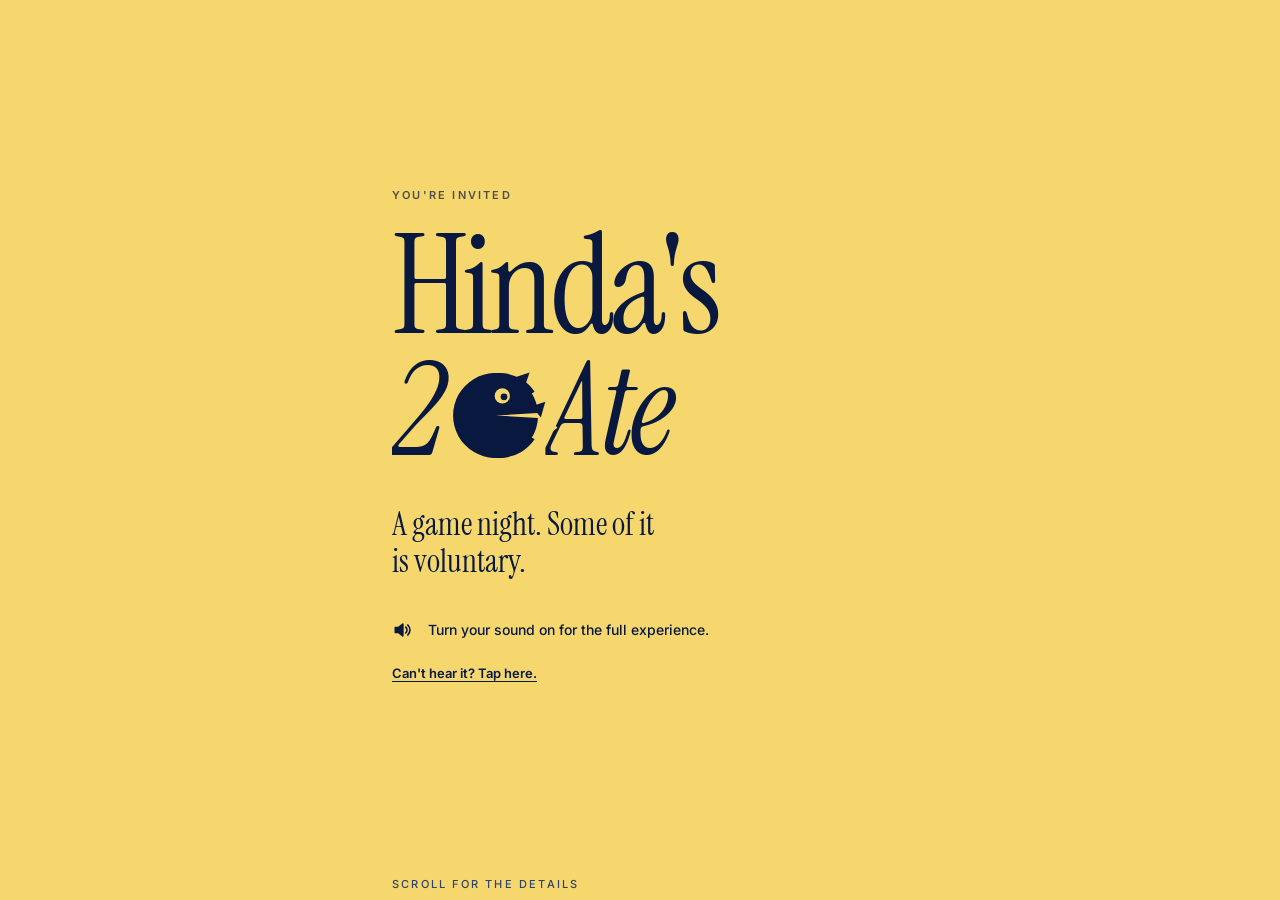
<file: join.html>
<!doctype html>
<html lang="en">
<head>
<meta charset="utf-8">
<meta name="viewport" content="width=device-width,initial-scale=1,viewport-fit=cover">
<title>Hinda's 28th</title>
<meta property="og:type" content="website">
<meta property="og:title" content="Click to RSVP">
<meta property="og:url" content="https://g-c-g.github.io/Baffuday-/join.html">
<meta property="og:image" content="https://g-c-g.github.io/Baffuday-/assets/og.png">
<meta property="og:image:width" content="1200">
<meta property="og:image:height" content="630">
<meta name="twitter:card" content="summary_large_image">
<link rel="stylesheet" href="https://fonts.googleapis.com/css2?family=Instrument+Serif:ital@0;1&family=Inter:wght@400;500;600&display=swap">
<link rel="stylesheet" href="assets/style.css?v=2611280234">
<style>
/* One dominant thing per screen. Quiet chrome, generous space. Same colours and fonts as before. */
body{padding:0;min-height:100vh}
.shell{max-width:560px;margin:0 auto;min-height:100vh;display:flex;flex-direction:column;padding-left:max(var(--s4),env(safe-area-inset-left,0px));padding-right:max(var(--s4),env(safe-area-inset-right,0px))}
.top{display:flex;justify-content:space-between;align-items:baseline;padding-top:max(var(--s3),env(safe-area-inset-top,0px));opacity:.75}
.top .label{margin:0;color:var(--ink);font-size:11px}
/* Progress: a blue Pac-Man eats the line as they go. The line ahead of him is what is left. */
.prog{position:relative;height:16px;margin-top:var(--s2);--p:0}
.prog .ln{position:absolute;top:50%;height:1px;background:var(--ink);opacity:.45;left:calc((100% - 16px) * var(--p) + 14px);right:0;transition:left .45s ease}
.prog .pac{position:absolute;top:0;height:16px;width:16px;margin:0;left:calc((100% - 16px) * var(--p));transition:left .45s ease}
main{flex:1;display:flex;flex-direction:column;padding-block:clamp(var(--s3),5vh,var(--s6)) var(--s3)}
.step{display:none}.step.on{display:flex;flex-direction:column;flex:1;animation:in .4s ease}
@keyframes in{from{opacity:0;transform:translateY(10px)}to{opacity:1;transform:none}}
/* type roles */
#conf{position:fixed;inset:0;width:100%;height:100%;pointer-events:none;z-index:50}
/* Section titles on the invitation: a touch bolder and larger than the small labels, so the three blocks read as sections */
.block>.lab{font-weight:700;font-size:13px;opacity:1;letter-spacing:.18em;margin-bottom:var(--s3)}
.lab{font:600 11px/1.4 var(--sans);letter-spacing:.2em;text-transform:uppercase;color:var(--ink);opacity:.7;margin:0 0 clamp(var(--s2),2.4vh,var(--s3))}
.q{font:400 clamp(36px,11vw,56px)/.98 var(--serif);letter-spacing:-.02em;margin:0 0 clamp(var(--s2),3vh,var(--s4));text-wrap:balance}
.q em{color:var(--ink)}
.huge{font:400 clamp(36px,11vw,62px)/.97 var(--serif);letter-spacing:-.025em;margin:0 0 clamp(var(--s3),4vh,var(--s5));text-wrap:balance}
.sup{font:400 14px/1.5 var(--sans);color:var(--muted);max-width:34ch;margin:0 0 clamp(var(--s3),4vh,var(--s5))}
.safe{font:500 14px/1.5 var(--sans);color:var(--ink);max-width:32ch;margin:0 0 clamp(var(--s3),4vh,var(--s5))}
@media (max-height:760px){
  .lab{margin-bottom:4px}
  .ico{display:inline-block;width:.9em;height:.9em;margin-right:.25em;vertical-align:-.05em;color:var(--ink)}.ico svg{width:100%;height:100%;display:block}
.act-title{font-size:30px}
  main{padding-top:var(--s2)}
  .lab{margin-bottom:var(--s1)}
  .safe,.sup{margin-bottom:var(--s2);font-size:13px;line-height:1.4}
  .act-title{font-size:32px}
  .opt span{padding:7px var(--s2);font-size:21px}
}
.act-title{font:400 clamp(34px,10vw,46px)/1 var(--serif);letter-spacing:-.02em;margin:0 0 var(--s1)}
.tiny{font:400 12px/1.5 var(--sans);color:var(--stone);margin:var(--s3) 0 0}
.big{font:400 clamp(30px,9vw,44px)/1.1 var(--serif)!important;border:0!important;border-bottom:1px solid var(--ink)!important;border-radius:0!important;background:transparent!important;padding:var(--s1) 0 var(--s2)!important}
.field{display:grid;gap:var(--s1);margin-bottom:clamp(var(--s3),4vh,var(--s5))}
/* intro */
.title{font:400 clamp(76px,25vw,140px)/.86 var(--serif);letter-spacing:-.03em;margin:0 0 var(--s5)}.title em{font-style:italic;font-size:.92em;white-space:nowrap}
/* a Pac-Man about to eat the "Ate" (28 spelled "2-Ate"); the mouth chomps */
.pac{display:inline-block;height:.66em;width:.66em;vertical-align:-.03em;margin:0 .06em 0 .1em;fill:var(--ink);font-style:normal}
.pac .eye{fill:var(--cream)}.pac .pupil{fill:var(--ink)}
.ate{position:relative;display:inline-block}
/* a bite out of the A (the side Pac-Man is biting), and a few crumbs falling out of the bite */
.ate .a{display:inline-block;clip-path:polygon(0 0,100% 0,100% 100%,0 100%,0 74%,22% 66%,8% 58%,28% 51%,10% 43%,24% 35%,0 28%)}
.crumbs{position:absolute;left:-.3em;top:.1em;height:.7em;width:.35em;fill:var(--ink);animation:crumb 1.4s ease-in-out infinite alternate}
@keyframes crumb{from{transform:translate(0,0) rotate(0)}to{transform:translate(.06em,-.05em) rotate(8deg)}}
.pac .o{animation:chompO .5s steps(1,end) infinite}.pac .c{animation:chompC .5s steps(1,end) infinite}
@keyframes chompO{0%{opacity:1}50%{opacity:0}100%{opacity:1}}@keyframes chompC{0%{opacity:0}50%{opacity:1}100%{opacity:0}}
.hero-screen{padding-top:clamp(var(--s6),8vh,var(--s10));min-height:calc(100vh - 256px);min-height:calc(100svh - 256px);margin-bottom:var(--s8);display:flex;flex-direction:column;justify-content:flex-start}
.cue{background:none;border:0;text-align:left;cursor:pointer;margin:auto 0 0;padding-left:0;padding-right:0;font:500 11px var(--sans);letter-spacing:.2em;text-transform:uppercase;color:var(--stone);padding-top:var(--s6)}
.block{margin-bottom:var(--s8);padding-top:var(--s6);border-top:1px solid var(--ink)}
.block:first-of-type{border-top-width:2px}
/* sound: a prompt on the title page (the tap also unlocks audio on phones), then a small mute toggle in the header */
.tapfix{background:none;border:0;padding:0;margin:var(--s3) 0 0;align-self:flex-start;color:var(--ink);font:600 13px/1.4 var(--sans);text-decoration:underline;text-underline-offset:3px;cursor:pointer}
.soundnote{display:flex;align-items:center;gap:var(--s2);margin:var(--s5) 0 0;font:500 14px/1.4 var(--sans);color:var(--ink)}
.soundnote svg{width:20px;height:20px;flex:none}
.soundico{background:none;border:0;color:var(--ink);padding:4px;margin:-4px -4px -4px 0;cursor:pointer;line-height:0}
.soundico svg{width:22px;height:22px}.soundico .x{display:none}.soundico.off .w{display:none}.soundico.off .x{display:inline}
.welcome{font:400 clamp(24px,7vw,32px)/1.15 var(--serif);margin:0;max-width:18ch}
.nogifts{font:italic 400 20px/1.25 var(--serif);margin:var(--s4) 0 0}
.venue{font:500 15px/1.4 var(--sans);margin:var(--s2) 0 0}
.when{font:italic 400 clamp(40px,12vw,56px)/1 var(--serif);margin:0}
/* programme and menu */
.prog-list{display:grid;gap:var(--s5)}
.prog-list h3{font:400 clamp(32px,9.5vw,42px)/1 var(--serif);letter-spacing:-.015em}
.prog-list p{margin:var(--s1) 0 0;font:400 14px/1.5 var(--sans);color:var(--muted)}
.menu{display:grid;grid-template-columns:1fr 1fr;gap:var(--s5);margin-bottom:var(--s5)}
.menu .lab{margin-bottom:var(--s2);font-size:10px}
.menu ul{list-style:none;margin:0;padding:0;display:grid;gap:var(--s1)}.menu li{font:400 clamp(22px,6.5vw,28px)/1.1 var(--serif)}
.halal{font:600 10px/1 var(--sans);letter-spacing:.18em;text-transform:uppercase;opacity:.75;margin:0}
/* rating list: the decision is the dominant thing */
.opts{display:grid;border-top:1px solid var(--line)}
.step[data-act] .opts{flex:1;min-height:0;grid-template-rows:repeat(5,minmax(0,1fr));max-height:420px}
.step.on[data-act]{min-height:0}
.step[data-act] .opt,.step[data-act] .opt span{height:100%}
.step[data-act] .opt span{padding:0 var(--s2);font-size:clamp(18px,3.6vh,30px)}
.step[data-act] .act-title{font-size:clamp(28px,5vh,46px)}
.step[data-act] .safe,.step[data-act] .sup{margin-bottom:clamp(6px,1.6vh,20px)}
.shell{height:100vh;height:100dvh}
main{min-height:0;overflow-y:auto}
.opt{display:block;cursor:pointer;border-bottom:1px solid var(--line)}
.opt input{position:absolute;opacity:0;pointer-events:none}
.opt span{display:flex;justify-content:space-between;align-items:center;padding:clamp(10px,2.2vh,22px) var(--s2);font:400 clamp(22px,6.6vw,30px)/1.1 var(--serif)}
.opt span small{font:500 11px var(--sans);letter-spacing:.14em;color:var(--stone);text-transform:uppercase}
.opt input:checked + span{background:var(--ink);color:var(--cream)}.opt input:checked + span small{color:var(--cream)}
.opt input:focus-visible + span{outline:2px solid var(--ink);outline-offset:-2px}
/* hot take answers */
.two{display:grid;grid-template-columns:1fr 1fr;gap:var(--s2)}
.pick{font:600 13px/1.3 var(--sans);letter-spacing:.1em;text-transform:uppercase;padding:clamp(var(--s2),3vh,var(--s4)) var(--s2);background:transparent;color:var(--ink);border:1px solid var(--ink);border-radius:var(--r);cursor:pointer;text-align:center}
.pick.on{background:var(--ink);color:var(--cream)}
.sc{margin-top:clamp(var(--s3),4vh,var(--s5))}.sc .how{font:500 14px/1.4 var(--sans);margin:0 0 var(--s2)}.sc:not(.show) .nums{opacity:.35;pointer-events:none}
.nums{display:grid;grid-template-columns:repeat(5,1fr);gap:var(--s1)}
.num{font:400 26px/1 var(--serif);padding:clamp(var(--s2),2.4vh,var(--s3)) 0;background:transparent;border:1px solid var(--line);border-radius:var(--r);cursor:pointer;color:var(--ink);font-variant-numeric:tabular-nums}
.num.on{background:var(--ink);border-color:var(--ink);color:var(--cream)}.num.on[data-n="5"]{background:var(--white);border-color:var(--ink);color:var(--ink);box-shadow:inset 0 0 0 2px var(--ink)}
.says{font:italic 400 22px/1.2 var(--serif);margin:var(--s2) 0 0;min-height:1.3em}
/* allergies */
.chips{display:flex;flex-wrap:wrap;gap:var(--s1)}
.chips label{cursor:pointer}.chips input{position:absolute;opacity:0;pointer-events:none}
.chips span{display:inline-block;font:600 11px var(--sans);letter-spacing:.1em;text-transform:uppercase;padding:12px 16px;border:1px solid var(--ink);border-radius:var(--r)}
.chips input:checked + span{background:var(--ink);border-color:var(--ink);color:var(--cream)}
.chips input:focus-visible + span{outline:2px solid var(--ink);outline-offset:2px}
/* nav stays quiet */
.nav{position:sticky;bottom:0;background:linear-gradient(to top,var(--cream) 72%,rgba(245,215,110,0));padding:var(--s3) 0 max(var(--s3),env(safe-area-inset-bottom,0px));display:flex;flex-direction:column;gap:var(--s1)}
.navbtns{display:flex;gap:var(--s1)}
.navbtns .btn{flex:1}.navbtns .btn.ghost{flex:0 0 auto;border-color:var(--line);opacity:.85}
.err{color:var(--ink);font:600 13px/1.4 var(--sans);margin:0}.err:empty{display:none}
/* done */
.done h1{font:400 clamp(48px,15vw,88px)/.9 var(--serif);letter-spacing:-.03em;margin:0 0 var(--s4)}.done h1 em{font-style:italic}
/* the P.S. on the last screen: red, so nobody misses that the PDF has to be sent */
.ps{margin-top:var(--s5);border:2px solid #B3121A;border-radius:6px;padding:var(--s3) var(--s3) var(--s2);color:#B3121A;max-width:34ch}
.ps p{margin:0;font:500 14px/1.45 var(--sans)}.ps .ps-h{font:700 15px/1.3 var(--sans);margin-bottom:var(--s1);letter-spacing:.01em}
.ps ol{margin:var(--s2) 0 0;padding-left:1.3em;font:700 14px/1.6 var(--sans)}
.ps li.ok::marker{content:"\2713  "}.ps li.ok{opacity:.65}
.btns{display:flex;gap:var(--s1);flex-wrap:wrap;margin-top:var(--s5)}
</style>
</head>
<body>
<div class="shell">
  <header class="top"><span class="label" id="ttl"></span><button class="soundico" id="soundico" type="button" hidden aria-label="Sound on. Tap to mute."><svg viewBox="0 0 24 24" fill="none" stroke="currentColor" stroke-width="2" stroke-linecap="round" stroke-linejoin="round" aria-hidden="true"><path d="M4 9v6h4l5 4V5L8 9H4z" fill="currentColor"/><path class="w" d="M16.5 8.5a5 5 0 0 1 0 7M19 6a8.5 8.5 0 0 1 0 12"/><path class="x" d="M16 9l5 6M21 9l-5 6"/></svg></button></header>
  <div class="prog" id="prog" aria-hidden="true"><span class="ln"></span><svg class="pac" viewBox="0 0 100 100"><path class="o" d="M50 50 L96 22 A50 50 0 1 0 96 78 Z"/><path class="c" d="M50 50 L100 47 A50 50 0 1 0 100 53 Z"/><circle class="eye" cx="58" cy="27" r="9"/><circle class="pupil" cx="60" cy="28" r="4"/></svg></div>

  <main id="steps">
    <!-- The invitation. The first screen is only the title; scroll for everything else. -->
    <section class="step on" data-k="intro">
      <div class="hero-screen">
        <p class="lab">You're invited</p>
        <h1 class="title" id="hero" aria-label="Hinda's 28th">Hinda's<br><em>2<svg class="pac" viewBox="0 0 100 100" aria-hidden="true"><path class="o" d="M50 50 L96 22 A50 50 0 1 0 96 78 Z"/><path class="c" d="M50 50 L100 47 A50 50 0 1 0 100 53 Z"/><circle class="eye" cx="58" cy="27" r="9"/><circle class="pupil" cx="60" cy="28" r="4"/></svg><span class="ate"><span class="a">A</span>te<svg class="crumbs" viewBox="0 0 40 80" aria-hidden="true"><polygon points="8,8 20,4 16,16"/><polygon points="22,34 34,30 30,44"/><polygon points="6,58 16,56 12,70"/></svg></span></em></h1>
        <p class="welcome">A game night. Some of it is voluntary.</p>
        <p class="soundnote"><svg viewBox="0 0 24 24" fill="none" stroke="currentColor" stroke-width="2" stroke-linecap="round" stroke-linejoin="round" aria-hidden="true"><path d="M4 9v6h4l5 4V5L8 9H4z" fill="currentColor"/><path d="M16.5 8.5a5 5 0 0 1 0 7M19 6a8.5 8.5 0 0 1 0 12"/></svg><span>Turn your sound on for the full experience.</span></p>
        <button class="tapfix" id="tapfix" type="button" hidden>Can't hear it? Tap here.</button>
        <button class="cue" type="button" id="cue">Scroll for the details</button>
      </div>
      <div class="block">
        <p class="lab" id="date" hidden></p>
        <p class="when" id="when"></p>
        <p class="venue" id="venue" hidden></p>
        <p class="nogifts">No gifts, please. Your attendance is the gift. Your dignity is your own responsibility.</p>
      </div>
      <div class="block">
        <p class="lab">What's happening</p>
        <div class="prog-list">
          <div><h3>The Evil Spelling Bee</h3><p>A spelling bee that is not really about spelling.</p></div>
          <div><h3>Karaoke Roulette</h3><p>Your song, at a moment of our choosing.</p></div>
          <div><h3>Twisted Hot Takes</h3><p>Strong opinions, said out loud, with a twist.</p></div>
        </div>
      </div>
      <div class="block">
        <p class="lab">On the table</p>
        <div class="menu">
          <div><p class="lab">To eat</p><ul><li>Vege chow mein</li><li>Stir fried beef</li><li>Potato salad</li><li>Chicken wings</li></ul></div>
          <div><p class="lab">To drink</p><ul><li>Sobolo</li><li>Ginger and pineapple</li><li>Water</li></ul></div>
        </div>
        <p class="halal">Halal certified</p>
      </div>
      <p class="tiny" style="margin-top:0">A few short questions, about four minutes.</p>
    </section>

    <!-- 4. Allergies: one question, optional -->
    <section class="step" data-k="food">
      <p class="lab" data-t></p>
      <h2 class="q">Anything you <em>can't eat?</em></h2>
      <p class="sup">Optional. Skip it if there is nothing we should know.</p>
      <div class="field"><label class="lab" for="allergy" style="margin:0">Allergies, or anything else</label><textarea id="allergy" maxlength="300" placeholder="e.g. eggs, peanuts, shellfish"></textarea></div>
      <div class="chips" id="diet">
        <label><input type="checkbox" value="vegetarian"><span>Vegetarian</span></label><label><input type="checkbox" value="vegan"><span>Vegan</span></label>
      </div>
    </section>

    <!-- 5. Name -->
    <section class="step" data-k="name">
      <p class="lab" data-t></p>
      <h2 class="q">Who are we <em>dealing with?</em></h2>
      <div class="field" style="margin-top:var(--s5)"><label class="lab" for="name" style="margin:0">Your name</label><input class="big" type="text" id="name" maxlength="40" placeholder="Name or nickname" autocomplete="off"></div>
      <p class="tiny" style="margin-top:0">Nicknames welcome. You'll be called by it, <strong>loudly</strong>.</p>
    </section>

    <!-- One rating screen per activity: the promise first, then the activity, then the five answers. No scrolling. -->
    <section class="step" data-k="r-intro">
      <p class="lab">On the day</p>
      <h2 class="huge">If you say no, we will <em>RESPEKK</em> it.</h2>
      <p class="sup" style="max-width:26ch">But please pick more than one of the three.</p>
    </section>
    <section class="step" data-k="r-bee" data-act="bee">
      <p class="lab" data-t></p>
      <h2 class="act-title"></h2>
      <div class="opts" data-rate></div>
    </section>
    <section class="step" data-k="r-karaoke" data-act="karaoke">
      <p class="lab" data-t></p>
            <h2 class="act-title"></h2>
      <div class="opts" data-rate></div>
    </section>
    <section class="step" data-k="r-takes" data-act="takes">
      <p class="lab" data-t></p>
            <h2 class="act-title"></h2>
      <div class="opts" data-rate></div>
    </section>

    <!-- 9. Karaoke: the song is the star -->
    <section class="step" data-k="song">
      <p class="lab" data-t></p>
      <h2 class="huge">Gun to your head, you have to sing. <em>What song do you pick?</em></h2>
      <div class="field" style="margin-top:var(--s4)"><label class="lab" for="song" style="margin:0">Song and artist</label><input class="big" type="text" id="song" maxlength="100" placeholder="Song title and artist" autocomplete="off"></div>
    </section>

    <!-- Their own hot take (optional); placed after the built-in takes in seq() -->
    <section class="step" data-k="mytake">
      <p class="lab" data-t></p>
      <h2 class="huge">Got a hot take of your own? <em>Add it.</em></h2>
      <div class="field" style="margin-top:var(--s4)"><label class="lab" for="mytake" style="margin:0">Your hot take, optional</label><textarea id="mytake" maxlength="160" placeholder="Something that will start a fight"></textarea></div>
      <p class="tiny">We will decide if it is spicy enough.</p>
    </section>

    <!-- 10-20. One hot take per screen (built in script) -->
    <div id="takes"></div>

    <!-- 21. Done -->
    <section class="step done" id="done" data-k="done">
      <p class="lab">Done</p>
      <h1>You're officially <em>in.</em></h1>
      <p class="sup" style="margin-bottom:0">Send this to Hinda. Lock in. Commit pls n&nbsp;tenks.</p>
      <p class="sup" style="margin:var(--s4) 0 0;font-style:italic">And don't forget: you signed up for this.</p>
      <div class="ps" role="note">
        <p class="ps-h">P.S. Your RSVP is not final yet.</p>
        <p>The only way to finalize it is to download your PDF and send it to Hinda. Please do both now.</p>
        <ol><li id="step1">Download your PDF.</li><li>Send it to Hinda on WhatsApp.</li></ol>
      </div>
      <div class="btns"><button class="btn" type="button" id="dl">1. Download my answers (PDF)</button><button class="btn ghost" type="button" id="share" hidden>2. Send it to Hinda</button></div>
    </section>
  </main>
  <canvas id="conf" aria-hidden="true"></canvas>

  <footer class="nav" id="nav">
    <p class="err" id="err" role="alert"></p>
    <div class="navbtns"><button class="btn ghost" type="button" id="back" hidden>Back</button>
    <button class="btn" type="button" id="next">Begin to RSVP</button></div>
  </footer>
</div>
<script src="config.js?v=2611280234"></script>
<script src="assets/takes.js?v=2611280234"></script>
<script src="assets/store.js?v=2611280234"></script>
<script src="assets/jspdf.umd.min.js?v=2611280234"></script>
<script src="assets/answers.js?v=2611280234"></script>
<script>
(function () {
  var ID_KEY = "gcg-guest-id-" + (window.GCG_CONFIG.ROOT || "");
  var picks = {}, rates = {}, gid = null, curKey = "intro", nudged = false, seenAll = false;
  var $ = function (id) { return document.getElementById(id); };
  var pad = function (n) { return (n < 10 ? "0" : "") + n; };
  var title = window.GCG_CONFIG.TITLE || "";
  $("ttl").textContent = title;
  $("when").textContent = window.GCG_CONFIG.START_TIME || "6:30 PM";
  if (window.GCG_CONFIG.VENUE) { $("venue").textContent = window.GCG_CONFIG.VENUE; $("venue").hidden = false; }
  if (window.GCG_CONFIG.DATE) { $("date").textContent = window.GCG_CONFIG.DATE; $("date").hidden = false; }

  // rating screens: the activity is the headline, the five answers are the decision
  var ICON = {
    bee: '<svg viewBox="0 0 48 48" fill="none" stroke="currentColor" stroke-width="2.4" stroke-linecap="round" stroke-linejoin="round"><ellipse cx="24" cy="29" rx="11" ry="9" fill="currentColor" stroke="none"/><path d="M17 26h14M16 31h16" stroke="#F5D76E"/><ellipse cx="15" cy="16" rx="6" ry="9" transform="rotate(-25 15 16)"/><ellipse cx="33" cy="16" rx="6" ry="9" transform="rotate(25 33 16)"/><path d="M21 21l-3-6M27 21l3-6"/></svg>',
    karaoke: '<svg viewBox="0 0 48 48" fill="none" stroke="currentColor" stroke-width="2.4" stroke-linecap="round" stroke-linejoin="round"><rect x="17" y="5" width="14" height="22" rx="7" fill="currentColor"/><path d="M11 22a13 13 0 0 0 26 0M24 35v8M17 43h14"/></svg>',
    takes: '<svg viewBox="0 0 48 48" fill="none" stroke="currentColor" stroke-width="2.4" stroke-linecap="round" stroke-linejoin="round"><rect x="6" y="20" width="36" height="22" rx="2"/><path d="M6 20l-1-8 36-6 1 8M13 14l4 6M23 12l4 6M33 10l4 6" fill="currentColor"/><path d="M13 31h22" /></svg>'
  };
  var ACT = { bee: ["The Evil Spelling Bee", "A spelling bee that is not really about spelling."], karaoke: ["Karaoke Roulette", "Your song, at a moment of our choosing."], takes: ["Twisted Hot Takes", "Strong opinions, said out loud, with a twist."] };
  document.querySelectorAll("[data-act]").forEach(function (sec) {
    var id = sec.dataset.act;
    var at = sec.querySelector(".act-title"); at.textContent = ACT[id][0];
    var ic = document.createElement("span"); ic.className = "ico"; ic.setAttribute("aria-hidden", "true"); ic.innerHTML = ICON[id]; at.insertBefore(ic, at.firstChild);
    RATING.forEach(function (o) {
      var l = document.createElement("label"); l.className = "opt";
      l.innerHTML = '<input type="radio" name="rate-' + id + '" value="' + o.n + '"><span>' + o.label + "<small>" + pad(o.n) + "</small></span>";
      l.querySelector("input").addEventListener("change", function () { rates[id] = o.n; nudged = false; rejectSound(o.n); });
      sec.querySelector("[data-rate]").appendChild(l);
    });
  });

  // hot takes: one per screen. Pick a side, then say how strongly. Strength auto-advances.
  var box = $("takes");
  TAKES.forEach(function (t, i) {
    var d = document.createElement("section"); d.className = "step"; d.dataset.k = "take-" + i; d.id = "take-" + t.id;
    d.innerHTML = '<p class="lab" data-t></p><h2 class="huge"></h2><div class="two"><button type="button" class="pick" data-s="agree"></button><button type="button" class="pick" data-s="disagree"></button></div>' +
      '<div class="sc"><p class="how">How strongly do you feel about this?</p><div class="nums scale"></div><p class="says"></p></div>';
    d.querySelector(".huge").textContent = t.q;
    d.querySelector("[data-s=agree]").textContent = t.a; d.querySelector("[data-s=disagree]").textContent = t.b;
    d.querySelectorAll(".pick").forEach(function (b) {
      b.onclick = function () {
        var s = b.dataset.s;
        if (picks[t.id] && picks[t.id].s === s) delete picks[t.id]; else picks[t.id] = { s: s, n: picks[t.id] ? picks[t.id].n : 0 };
        paint(); setNext();
      };
    });
    var sc = d.querySelector(".scale");
    SCALE.forEach(function (o) {
      var x = document.createElement("button"); x.type = "button"; x.className = "num"; x.dataset.n = o.n; x.textContent = pad(o.n);
      x.onclick = function () { if (!picks[t.id]) return; picks[t.id].n = o.n; paint(); setNext(); };
      sc.appendChild(x);
    });
    box.appendChild(d);
  });
  function paint() {
    TAKES.forEach(function (t) {
      var p = picks[t.id], root = $("take-" + t.id);
      root.querySelectorAll(".pick").forEach(function (b) { b.classList.toggle("on", !!p && p.s === b.dataset.s); });
      root.querySelector(".sc").classList.toggle("show", !!p);
      root.querySelectorAll(".num").forEach(function (b) { b.classList.toggle("on", !!p && p.n === +b.dataset.n); });
      var sc = p && p.n ? SCALE.filter(function (o) { return o.n === p.n; })[0] : null;
      root.querySelector(".says").textContent = sc ? sc.label + "." : (p ? "Pick 1 to 5." : "Pick a side first.");
    });
  }

  // returning guest: load their answers
  try { gid = localStorage.getItem(ID_KEY); } catch (e) {}
  if (gid) store.get("guests/" + gid).then(function (g) {
    if (!g) return;
    $("name").value = g.name || ""; $("song").value = g.song || ""; $("allergy").value = g.allergies || ""; $("mytake").value = g.ownTake || "";
    INVOLVE.forEach(function (o) { var n = level(g, o.id); rates[o.id] = n; var r = document.querySelector('input[name=rate-' + o.id + '][value="' + n + '"]'); if (r) r.checked = true; });
    document.querySelectorAll("#diet input").forEach(function (c) { c.checked = !!(g.diet && g.diet[c.value]); });
    picks = {}; Object.keys(g.picks || {}).forEach(function (k) { picks[k] = pick(g.picks[k]); }); paint();
  });

  // flow
  function seq() {
    var s = ["food", "name", "r-intro", "r-bee", "r-karaoke", "r-takes"];
    if ((rates.karaoke || 3) >= 3) s.push("song");     // rather not / please no: no song needed
    for (var i = 0; i < TAKES.length; i++) s.push("take-" + i);
    s.push("mytake");
    return s;
  }
  var QUIET = { food: "Allergies", name: "Name", song: "Karaoke Roulette", mytake: "Last one", "r-intro": "On the day", "r-bee": "1 of 3", "r-karaoke": "2 of 3", "r-takes": "3 of 3" };
  function labelFor(key, i, sq) {
    if (key.indexOf("take-") === 0) return "Twisted hot take " + pad(+key.slice(5) + 1) + " of " + pad(TAKES.length);
    return QUIET[key] || "";
  }
  function setNext() {
    if (curKey.indexOf("take-") !== 0) return;
    var t = TAKES[+curKey.slice(5)], p = picks[t.id];
    $("next").textContent = !p ? "Skip this one" : "Continue";
  }
  function show(key) {
    stopAnswerSounds();   // leaving a screen ends its answer sound (the hee-hee and the finish are separate and keep playing)
    curKey = key; var sq = seq(), i = sq.indexOf(key), onForm = i >= 0, fin = key === "done";
    document.querySelectorAll(".step").forEach(function (s) { s.classList.toggle("on", s.dataset.k === key); });
    var sec = document.querySelector('.step[data-k="' + key + '"]'), lab = sec && sec.querySelector("[data-t]");
    if (lab) lab.textContent = labelFor(key, i, sq);
    $("prog").style.setProperty("--p", fin ? 1 : onForm ? (i + 1) / sq.length : 0);
    $("prog").style.visibility = key === "intro" ? "hidden" : "visible";
    $("ttl").style.visibility = key === "intro" ? "hidden" : "visible";
    $("back").hidden = !onForm; $("nav").style.display = fin || (key === "intro" && !seenAll) ? "none" : "flex";
    $("next").textContent = key === "intro" ? "Begin to RSVP" : i === sq.length - 1 ? "Lock it in." : "Continue";
    if (key.indexOf("take-") === 0) setNext();
    $("err").textContent = ""; window.scrollTo(0, 0); var mn = document.querySelector("main"); mn.scrollTop = 0;
    if (key === "name" || key === "song") { var f = sec.querySelector("input[type=text]"); if (f) f.focus({ preventScroll: true }); }
  }
  function check(key) {
    if (key === "name" && !$("name").value.trim()) return "Tell us your name.";
    if (key === "song" && !$("song").value.trim()) return "We need a song. Everyone has one.";
    if (key.indexOf("r-") === 0 && key !== "r-intro") {
      var id = key.slice(2);
      if (!rates[id]) return "Pick any. No judgement.";
      if (key === "r-takes") {
        var yes = INVOLVE.filter(function (o) { return rates[o.id] >= 3; }).length;
        if (yes < 2 && !nudged) { nudged = true; return yes === 0 ? "All three on no? That is allowed. But please pick more than one if you can. Tap Continue again if you really mean it." : "Just the one? Please pick more than one if you can. You can say no, so tap Continue again if you really mean it."; }
      }
    }
    if (key.indexOf("take-") === 0) { var t = TAKES[+key.slice(5)], p = picks[t.id]; if (p && !p.n) return "Say how strongly you feel."; }
    return "";
  }
  $("back").onclick = function () { var sq = seq(), i = sq.indexOf(curKey); show(i <= 0 ? "intro" : sq[i - 1]); };
  $("next").onclick = function () {
    var e = check(curKey); if (e) { $("err").textContent = e; return; }
    var sq = seq(), i = sq.indexOf(curKey);
    if (curKey === "intro") { endGreeting(); if (!unlocked) { unlocked = true; setSoundUI(); } startBg(); if (!bgPrimed) { bgPrimed = true; unlockYay(); } show(sq[0]); return; }
    if (curKey === "song") heeHee();   // song entered and accepted: the sound
    if (i < sq.length - 1) show(sq[i + 1]); else submit();
  };
  document.querySelectorAll("input[type=text]").forEach(function (i) { i.addEventListener("keydown", function (e) { if (e.key === "Enter") { e.preventDefault(); $("next").click(); } }); });

  function makePdfButtons(rec) {
    var doc = makeAnswersPdf(rec), name = answersFileName(rec);
    $("dl").onclick = function () { doc.save(name); $("step1").classList.add("ok"); };
    try {
      var file = new File([doc.output("blob")], name, { type: "application/pdf" });
      if (navigator.canShare && navigator.canShare({ files: [file] })) { $("share").hidden = false; $("share").onclick = function () { navigator.share({ files: [file], title: name }).catch(function () {}); }; }
    } catch (e) {}
  }
  /* The finish: the supplied "yay" clip and a confetti burst from both sides. Starts from the tap on "Lock it in.", so phones allow the sound. */
  /* Sounds the moment someone taps an answer (just the tap, they do not have to confirm):
     "Put me on first" = DMX, "I'm happy to do it" = the happy song, "I'll do it if called" = yes-no-maybe, "Rather not" = the nemesis clip, "Please no" = the meow. Every answer now has a sound; picking another one stops the last. */
  /* Sound plan: a greeting when the link opens, then background music from the tap on "Begin to RSVP" to the end.
     Every short effect (answer sounds, hee-hee, the finish) pauses the music while it plays; when the effect is over the music carries on from where it was. */
  var bg = null, bgWanted = false, fxActive = [], audioOn = true, unlocked = false, bgPrimed = false;
  /* the level is baked into the file, because phones ignore audio.volume */
  try { bg = new Audio("assets/sounds/bg.mp3"); bg.loop = true; bg.preload = "none"; } catch (e) {}
  function bgResume() {
    if (!audioOn || !bgWanted || !bg || fxActive.length) return;
    try { var pr = bg.play(); if (pr && pr.catch) pr.catch(function () {}); } catch (e) {}
  }
  function fx(a) {
    if (!a) return a;
    a.addEventListener("play", function () { if (fxActive.indexOf(a) < 0) fxActive.push(a); if (bg) bg.pause(); });
    var off = function () { var i = fxActive.indexOf(a); if (i >= 0) fxActive.splice(i, 1); setTimeout(bgResume, 60); };
    a.addEventListener("ended", off); a.addEventListener("pause", off);
    return a;
  }
  function startBg() {
    bgWanted = true;
    if (fxActive.length && bg) {   // greeting still going: unlock the music inside this tap, then hold it until the greeting ends
      try { bg.muted = true; var pr = bg.play(); var back = function () { bg.pause(); bg.currentTime = 0; bg.muted = false; }; if (pr && pr.then) pr.then(back, function () { bg.muted = false; }); else back(); } catch (e) {}
    } else bgResume();
  }
  var greet = null, openYay = null, helloDone = false;
  try { greet = fx(new Audio("assets/sounds/greeting.mp3")); greet.preload = "auto"; } catch (e) {}
  try { openYay = fx(new Audio("assets/sounds/yay-open.mp3")); openYay.preload = "auto"; } catch (e) {}
  /* The greeting plays once. Phones refuse sound until a real tap, so it keeps trying (on load, then on every tap) until one attempt is accepted. */
  var HELLO_EVENTS = ["pointerup", "touchend", "click", "keydown"];
  /* The greeting belongs to the title page: leaving it (Begin to RSVP) ends it for good, and the music takes over. */
  function endGreeting() {
    helloDone = true; $("tapfix").hidden = true; HELLO_EVENTS.forEach(function (t) { removeEventListener(t, sayHello, true); });
    [greet, openYay].forEach(function (a) { if (!a) return; try { a.pause(); a.currentTime = 0; } catch (e) {} var i = fxActive.indexOf(a); if (i >= 0) fxActive.splice(i, 1); });
  }
  function sayHello() {
    if (helloDone || !greet || !audioOn) return;
    var ok = function () { helloDone = true; unlocked = true; $("tapfix").hidden = true; setSoundUI(); HELLO_EVENTS.forEach(function (t) { removeEventListener(t, sayHello, true); }); };
    try { var pr = greet.play(); if (pr && pr.then) pr.then(ok, function () { if (!helloDone) $("tapfix").hidden = false; }); else ok(); } catch (e) {}
    try { if (openYay) { var py = openYay.play(); if (py && py.catch) py.catch(function () {}); } } catch (e) {}
  }
  HELLO_EVENTS.forEach(function (t) { addEventListener(t, sayHello, true); });
  /* The sound switch. The title-page button is the guaranteed tap that unlocks audio on phones; after that the header icon mutes and unmutes. */
  function setSoundUI() {
    var ico = $("soundico");
    ico.hidden = !unlocked; ico.classList.toggle("off", !audioOn);
    ico.setAttribute("aria-label", audioOn ? "Sound on. Tap to mute." : "Sound off. Tap to turn on.");
  }
  function stopAllSound() {
    try { [bg, greet, openYay, hee, yayA].concat(Object.keys(rej).map(function (k) { return rej[k]; })).forEach(function (a) { if (a) a.pause(); }); } catch (e) {}
  }
  $("soundico").onclick = function () {
    audioOn = !audioOn;
    if (!audioOn) stopAllSound(); else bgResume();
    setSoundUI();
  };
  var rej = {};
  ["dmx", "happy", "maybe", "nemesis", "meow"].forEach(function (n) { try { rej[n] = fx(new Audio("assets/sounds/" + n + ".mp3")); rej[n].preload = "auto"; } catch (e) {} });
  function stopAnswerSounds() {
    try { if (rej) Object.keys(rej).forEach(function (k) { rej[k].pause(); rej[k].currentTime = 0; }); } catch (e) {}
  }
  function rejectSound(n) {
    try {
      Object.keys(rej).forEach(function (k) { rej[k].pause(); rej[k].currentTime = 0; });
      if (!audioOn) return;
      var a = n === 5 ? rej.dmx : n === 4 ? rej.happy : n === 3 ? rej.maybe : n === 2 ? rej.nemesis : n === 1 ? rej.meow : null;
      if (a) { var pr = a.play(); if (pr && pr.catch) pr.catch(function () {}); }
    } catch (e) {}
  }
  /* Michael Jackson "hee-hee" when they have added their karaoke song. Played from the tap on Continue so phones allow it. */
  var hee = null;
  try { hee = fx(new Audio("assets/sounds/hee-hee.mp3")); hee.preload = "auto"; } catch (e) {}
  function heeHee() { try { if (hee && audioOn) { hee.currentTime = 0; var pr = hee.play(); if (pr && pr.catch) pr.catch(function () {}); } } catch (e) {} }
  var yayA = null, yayFx = false;
  try { yayA = new Audio("assets/sounds/yay.mp3"); yayA.preload = "auto"; yayA.volume = .8; } catch (e) {}
  function unlockYay() {   // phones only allow the first play inside a tap, and the finish plays after saving, so unlock it at "Begin to RSVP"
    if (!yayA) return;
    try { yayA.muted = true; var pr = yayA.play(); var back = function () { yayA.pause(); yayA.currentTime = 0; yayA.muted = false; }; if (pr && pr.then) pr.then(back, function () { yayA.muted = false; }); else back(); } catch (e) {}
  }
  function celebrate() {
    try { if (yayA && audioOn) { if (!yayFx) { fx(yayA); yayFx = true; } yayA.currentTime = 0; var pr = yayA.play(); if (pr && pr.catch) pr.catch(function () {}); } } catch (e) {}
    if (window.matchMedia && matchMedia("(prefers-reduced-motion: reduce)").matches) return;
    var cv = $("conf"), dpr = window.devicePixelRatio || 1, W = innerWidth, H = innerHeight;
    cv.width = W * dpr; cv.height = H * dpr; var c = cv.getContext("2d"); c.scale(dpr, dpr);
    var cols = ["#08183E", "#FFFFFF", "#FFF3C4", "#2F4268", "#F5D76E", "#E8A33D"], ps = [];
    function burst(side, n) {
      for (var i = 0; i < n; i++) {
        ps.push({ x: side < 0 ? -10 : W + 10, y: H * (.6 + Math.random() * .25), vx: (side < 0 ? 1 : -1) * (5 + Math.random() * 9), vy: -(9 + Math.random() * 12), w: 6 + Math.random() * 7, h: 9 + Math.random() * 9, r: Math.random() * 6, vr: (Math.random() - .5) * .4, c: cols[(Math.random() * cols.length) | 0] });
      }
    }
    [0, 280, 640].forEach(function (t) { setTimeout(function () { burst(-1, 60); burst(1, 60); }, t); });
    var t0 = Date.now();
    (function tick() {
      c.clearRect(0, 0, W, H);
      ps.forEach(function (p) { p.vy += .34; p.vx *= .992; p.x += p.vx; p.y += p.vy; p.r += p.vr; c.save(); c.translate(p.x, p.y); c.rotate(p.r); c.fillStyle = p.c; c.fillRect(-p.w / 2, -p.h / 2, p.w, p.h); c.restore(); });
      ps = ps.filter(function (p) { return p.y < H + 30; });
      if (ps.length || Date.now() - t0 < 900) requestAnimationFrame(tick); else c.clearRect(0, 0, W, H);
    })();
  }
  function submit() {
    $("err").textContent = ""; $("next").disabled = true;
    var involve = {}; INVOLVE.forEach(function (o) { involve[o.id] = rates[o.id] || 3; });
    var diet = {}; document.querySelectorAll("#diet input:checked").forEach(function (c) { diet[c.value] = true; });
    var noK = involve.karaoke <= 2;
    var rec = {
      name: $("name").value.trim(), song: noK ? "" : $("song").value.trim(),
      involve: involve, bee: involve.bee <= 2 ? "watch" : "yes",
      allergies: $("allergy").value.trim(), diet: diet, other: "", ownTake: $("mytake").value.trim(),
      picks: picks, updatedAt: Date.now()
    };
    var p = gid ? store.update("guests/" + gid, rec) : (rec.createdAt = Date.now(), store.push("guests", rec).then(function (id) { gid = id; try { localStorage.setItem(ID_KEY, id); } catch (e) {} }));
    Promise.resolve(p).then(function () { rec._id = gid; makePdfButtons(rec); show("done"); celebrate(); })
      .catch(function () { $("err").textContent = "Could not save. Check your connection and try again."; $("next").disabled = false; });
  }
  // The first screen is exactly the visible area above the button: title, the line under it, and the scroll cue at the bottom left.
  function fitHero() {
    var h = document.querySelector(".hero-screen"), m = document.querySelector("main"); if (!h || curKey !== "intro") return;
    h.style.minHeight = ""; var pt = parseFloat(getComputedStyle(m).paddingTop) || 0;
    h.style.minHeight = Math.max(320, m.clientHeight - pt - 8) + "px";
  }
  /* The RSVP button only appears once they have scrolled to the end: what is happening, then the menu. */
  function reveal() {
    if (seenAll || curKey !== "intro") return;
    var m = document.querySelector("main");
    if (m.scrollTop + m.clientHeight >= m.scrollHeight - 24) { seenAll = true; $("nav").style.display = "flex"; m.scrollTop = m.scrollHeight; }
  }
  document.querySelector("main").addEventListener("scroll", reveal, { passive: true });
  $("cue").onclick = function () { var m = document.querySelector("main"); m.scrollTo({ top: m.scrollTop + m.clientHeight * .85, behavior: "smooth" }); };
  setSoundUI(); sayHello(); show("intro"); fitHero(); addEventListener("resize", fitHero);
  if (document.fonts && document.fonts.ready) document.fonts.ready.then(fitHero);
})();
</script>
</body>
</html>
</file>
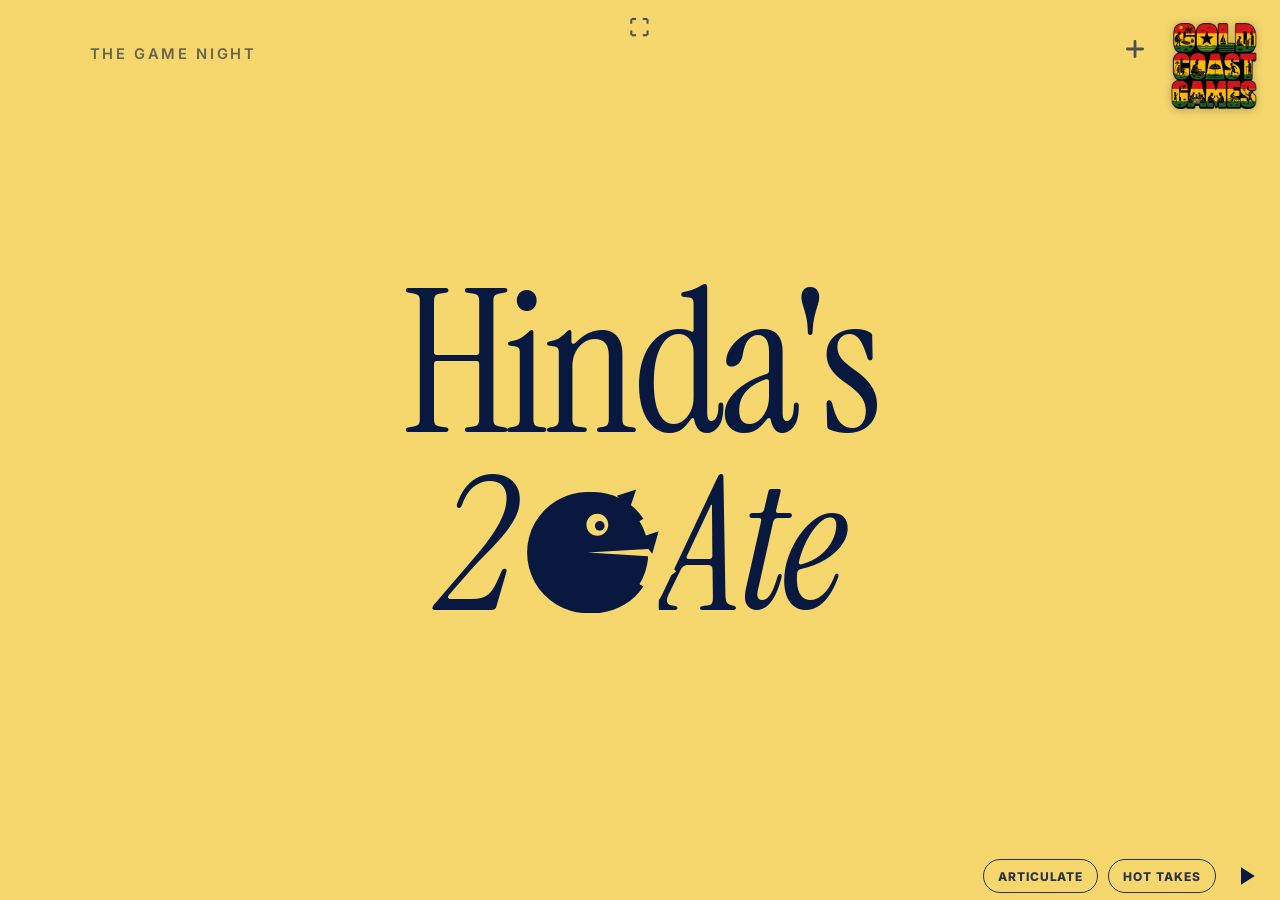
<file: play.html>
<!doctype html>
<html lang="en"><head><meta charset="utf-8"><meta name="viewport" content="width=device-width,initial-scale=1,viewport-fit=cover"><meta name="apple-mobile-web-app-capable" content="yes"><meta name="mobile-web-app-capable" content="yes"><meta name="apple-mobile-web-app-status-bar-style" content="black-translucent"><title>Play - Hinda's 28th</title>
<style>
html,body{margin:0;height:100%;background:#F5D76E;overflow:hidden!important;overscroll-behavior:none;touch-action:manipulation}
iframe{border:0;position:fixed;left:0;width:100%}
#scr{top:0;height:100%}
#hst{left:auto;right:12px;bottom:2px;width:560px;height:66px;transform:translateY(130%);opacity:0;transition:transform .25s,opacity .25s;background:transparent;color-scheme:normal}
body.show #hst,body.keep #hst{transform:none;opacity:1}
#tools{position:fixed;top:8px;left:50%;transform:translateX(-50%);z-index:5;display:flex;gap:8px;opacity:0;transition:opacity .25s}
body.show #tools{opacity:1}
#tools #fs{font-size:20px;width:40px;height:40px;padding:0;border-radius:0;background:transparent;color:#08183E;border:0;opacity:.7;filter:drop-shadow(0 0 3px rgba(245,215,110,.95))}#tools #fs:hover{opacity:1}#tools a,#tools button{font:700 13px/1 Inter,Arial,sans-serif;letter-spacing:.08em;text-transform:uppercase;text-decoration:none;color:#F5D76E;background:#08183E;border:0;border-radius:8px;padding:11px 14px;cursor:pointer}
body{cursor:default}body:not(.show){cursor:none}
#art{position:fixed;inset:0;z-index:3;display:none;background:#F5D76E}#art.on{display:block}#art iframe{position:absolute;inset:0;width:100%;height:100%;border:0}body.art #add,body.art #hst{display:none!important}
#dup{position:fixed;top:12px;left:50%;transform:translateX(-50%);z-index:20;background:#B3261E;color:#fff;font:600 15px/1.35 Inter,Arial,sans-serif;padding:12px 18px;border-radius:12px;max-width:min(640px,92vw);text-align:center;display:none;box-shadow:0 6px 24px rgba(0,0,0,.35)}#rs{position:fixed;inset:0;z-index:30;background:rgba(8,24,62,.72);display:none;align-items:center;justify-content:center}#rs.on{display:flex}#rs div{background:#F5D76E;color:#08183E;border-radius:16px;padding:26px 28px;max-width:min(460px,90vw);text-align:center;font:500 16px/1.4 Inter,Arial,sans-serif;box-shadow:0 14px 50px rgba(0,0,0,.45)}#rs h2{font:400 34px/1.05 "Instrument Serif",Georgia,serif;margin:0 0 8px}#rs p{margin:0 0 18px}#rs button{font:700 13px Inter,Arial,sans-serif;letter-spacing:.06em;text-transform:uppercase;border-radius:999px;padding:13px 20px;margin:0 5px;cursor:pointer;border:2px solid #08183E;background:transparent;color:#08183E}#rs button.y{background:#08183E;color:#F5D76E}#fsmsg{position:fixed;top:56px;left:50%;transform:translateX(-50%);z-index:6;max-width:min(560px,92vw);background:#08183E;color:#FFF4C9;font:500 14px/1.4 Inter,Arial,sans-serif;padding:12px 16px;border-radius:12px;display:none;text-align:center}#add{position:fixed;top:30px;right:calc(1.8vw + min(10vh,86px) + 16px);z-index:7;opacity:0;transition:opacity .25s}body.show #add,#add.open{opacity:1}
#add>button{width:40px;height:40px;border:0;background:transparent;color:#08183E;cursor:pointer;opacity:.7;filter:drop-shadow(0 0 3px rgba(245,215,110,.95));padding:0}#add>button:hover,#add.open>button{opacity:1}#add svg{width:26px;height:26px}
#addp{display:none;position:absolute;top:46px;right:0;width:min(340px,86vw);background:#08183E;color:#FFF4C9;border-radius:14px;padding:10px;box-shadow:0 10px 36px rgba(0,0,0,.4);font:500 15px/1.3 Inter,Arial,sans-serif}
#add.open #addp{display:block}#addq{width:100%;box-sizing:border-box;border:0;border-radius:10px;padding:12px 14px;font:500 16px Inter,Arial,sans-serif;background:#FFF4C9;color:#08183E;outline:none}
#addl{list-style:none;margin:8px 0 0;padding:0;max-height:46vh;overflow:auto}#addl li{display:flex;align-items:center;justify-content:space-between;gap:10px;padding:8px 6px;border-top:1px solid rgba(255,244,201,.15)}#addl li:first-child{border-top:0}
#addh{font:700 12px Inter,Arial,sans-serif;letter-spacing:.1em;text-transform:uppercase;color:#FFF4C9;opacity:.75;margin:0 0 8px}#addl .bs{display:flex;gap:6px;flex:none}#addl small{opacity:.6;display:block;font-size:12px}#addl button{border:0;border-radius:999px;background:#F5D76E;color:#08183E;font:700 12px Inter,Arial,sans-serif;letter-spacing:.06em;text-transform:uppercase;padding:9px 14px;cursor:pointer}#addl button.out{background:transparent;color:#FFF4C9;border:1px solid rgba(255,244,201,.5)}
#adde{padding:10px 6px;opacity:.7}body.dark #add>button,body.dark #tools #fs{color:#FFF4C9!important;filter:drop-shadow(0 0 3px rgba(8,24,62,.9))}#rotate{display:none;position:fixed;inset:0;z-index:99;background:#F5D76E;color:#08183E;align-items:center;justify-content:center;text-align:center;font:400 28px/1.15 "Instrument Serif",Georgia,serif}#rotate p{margin:14px 0 6px}#rotate span{font:500 14px Inter,Arial,sans-serif;opacity:.7}@media (orientation:portrait) and (max-width:900px){#rotate{display:flex}}</style></head><body><div id="rotate"><div><svg viewBox="0 0 64 64" width="72" height="72" fill="none" stroke="#08183E" stroke-width="3.5" stroke-linecap="round" stroke-linejoin="round"><rect x="22" y="8" width="20" height="36" rx="4"/><path d="M12 50c10 8 30 8 40 0M46 44l6 6-8 3"/></svg><p>Turn your phone sideways</p><span>This game is built for a wide screen</span></div></div>
<iframe id="scr" allow="autoplay; fullscreen"></iframe>
<iframe id="hst" allow="autoplay"></iframe>
<div id="add"><button id="addb" type="button" title="Add someone who has arrived"><svg viewBox="0 0 24 24" fill="none" stroke="currentColor" stroke-width="2.6" stroke-linecap="round"><path d="M12 5v14M5 12h14"/></svg></button><div id="addp"><div id="addh"></div><input id="addq" type="text" placeholder="Search for a name" autocomplete="off" spellcheck="false"><ul id="addl"></ul></div></div><div id="rs"><div><h2>Restart the whole game?</h2><p>Everything goes back to the very start: the icebreaker, the spelling bee, who has sung and the hot takes. People you have already added stay added.</p><button id="rsn" type="button">No, keep going</button><button id="rsy" class="y" type="button">Yes, restart</button></div></div><div id="art"><iframe id="artf" title="Articulate" allow="autoplay; fullscreen"></iframe></div><div id="dup"></div><div id="fsmsg"></div><div id="tools"><button id="fs" type="button" title="Fullscreen"><span id="fst" aria-hidden="true">&#x26F6;</span></button></div>
<script>window.GCG_VERSION = "2611280234";</script>
<script>
(function () {
  // play.html?fresh : wipe this game's saved progress in this browser (who sang, bee progress, who is here) and start clean. Use it after a practice run.
  if (/[?&]fresh\b/.test(location.search)) { try { Object.keys(localStorage).filter(function (k) { return k.indexOf("gcg-") === 0; }).forEach(function (k) { localStorage.removeItem(k); }); } catch (e) {} location.replace(location.pathname); return; }
  var V = Date.now(); document.getElementById("hst").src = "host.html?play=1&embed=1&auto=everyone&v=" + V; document.getElementById("scr").src = "screen.html?v=" + V;
  var b = document.body, t = 0, pinned = false;
  function show() { b.classList.add("show"); clearTimeout(t); if (!pinned) t = setTimeout(function () { b.classList.remove("show"); }, 7000); }
  // The room should see only the game. Move the mouse, touch the screen or press a key and the buttons come up for a few seconds.
  ["mousemove", "mousedown", "touchstart", "keydown"].forEach(function (e) { document.addEventListener(e, show, { passive: true }); });
  // the game frame has focus only for sound; the host frame takes the keys (Space or Enter = the big gold button)
  function toHost() { try { document.getElementById("hst").contentWindow.focus(); } catch (e) {} }
  document.getElementById("hst").addEventListener("load", toHost);
  document.addEventListener("keydown", function (e) { if (e.target && /^(INPUT|TEXTAREA)$/.test(e.target.tagName)) return; if (e.key === "f" || e.key === "F") { toggleFs(); return; } if (/^( |Enter|p|P|k|K|s|S|f|F|\.|b|B|ArrowRight|ArrowLeft|ArrowUp|ArrowDown|PageDown|PageUp|MediaPlayPause|MediaTrackNext|MediaTrackPrevious)$/.test(e.key)) { e.preventDefault(); try { document.getElementById("hst").contentWindow.postMessage({ gcgkey: e.key }, "*"); } catch (x) {} } });
  function isFs() { return !!(document.fullscreenElement || document.webkitFullscreenElement); }
  function fsMsg() { var m = document.getElementById("fsmsg"); m.innerHTML = "Fullscreen is blocked on this device or browser.<br>Laptop: press F11 (Windows) or Ctrl+Cmd+F (Mac). iPad or iPhone: tap Share, then Add to Home Screen, and open the game from there."; m.style.display = "block"; setTimeout(function () { m.style.display = "none"; }, 9000); }
  function toggleFs() { var d = document.documentElement; if (isFs()) { (document.exitFullscreen || document.webkitExitFullscreen).call(document); return; } var rq = d.requestFullscreen || d.webkitRequestFullscreen; if (!rq) return fsMsg(); try { var r = rq.call(d); if (r && r.catch) r.catch(fsMsg); } catch (e) { fsMsg(); } }
  document.getElementById("fs").onclick = function () { pinned = false; toggleFs(); show(); };
  document.addEventListener("fullscreenchange", function () { document.getElementById("fst").textContent = isFs() ? "\u2715" : "\u26F6"; });
  // until you have gone fullscreen once, the buttons stay up so the first step is obvious
  pinned = true;
  // Messages from the host frame (a karaoke question or a pause needs you) bring the buttons up.
  window.addEventListener("message", function (e) {
    var d = e.data; if (!d || typeof d !== "object") return;
    if (d.gcgart === "open") { var f = document.getElementById("artf"); if (!f.getAttribute("src")) f.src = "articulate.html?v=" + Date.now(); document.getElementById("art").classList.add("on"); document.body.classList.add("art"); setTimeout(function () { try { f.focus(); f.contentWindow.focus(); } catch (x) {} }, 150); }
    else if (d.gcgfs) { toggleFs(); }
    else if (d.gcgartclose) { document.getElementById("art").classList.remove("on"); document.body.classList.remove("art"); }
  });
  window.addEventListener("message", function (e) { if (e.data === "gcg-attention") show(); else if (e.data && e.data.gcgh) { var hf = document.getElementById("hst"); hf.style.height = Math.min(e.data.gcgh, window.innerHeight * .8) + "px"; hf.style.width = Math.min(e.data.gcgw || 460, 560) + "px"; b.classList.toggle("keep", !!e.data.keep); } else if (e.data && typeof e.data.gcgdark === "boolean") { b.classList.toggle("dark", e.data.gcgdark); try { hostWin().postMessage({ gcgdark: typeof e.data.gcgdock === "boolean" ? e.data.gcgdock : e.data.gcgdark }, "*"); } catch (x) {} } else if (e.data && e.data.gcglife) { try { hostWin().postMessage(e.data, "*"); } catch (x) {} } else if (e.data && e.data.gcgpick) { try { hostWin().postMessage(e.data, "*"); } catch (x) {} } else if (e.data && e.data.gcgkey === "f") { toggleFs(); } else if (e.data && e.data.gcgkey) { show(); try { document.getElementById("hst").contentWindow.postMessage(e.data, "*"); } catch (x) {} } });

  // Scroll down = next, scroll up = back (events over the game itself arrive through the frames; this covers the rest of the page). The + search list scrolls normally.
  var wAcc = 0, wLast = 0;
  document.addEventListener("wheel", function (e) { if (e.target.closest && e.target.closest("#addp")) return; e.preventDefault(); var n = Date.now(); if (n - wLast < 900) { wAcc = 0; return; } wAcc += e.deltaY; if (Math.abs(wAcc) >= 40) { var k = wAcc > 0 ? "ArrowRight" : "ArrowLeft"; wAcc = 0; wLast = n; try { document.getElementById("hst").contentWindow.postMessage({ gcgkey: k }, "*"); } catch (x) {} } }, { passive: false });
  // Warn if the game (or the host / screen page) is also open in another tab: two copies fight each other and the timer and controls stop behaving.
  try { var tabs = new BroadcastChannel("gcg-tabs"), me = Math.random().toString(36).slice(2), dupEl = document.getElementById("dup");
    tabs.onmessage = function (e) { var d = e.data || {}; if (d.hello && d.hello !== me) { tabs.postMessage({ here: 1, page: "play.html" }); showDup("play.html"); } else if (d.here) showDup(d.page); };
    function showDup(pg) { dupEl.innerHTML = "The game is also open in another tab or window (" + pg + ").<br>Close the other one, then reload this page, or the timer and controls will misbehave."; dupEl.style.display = "block"; }
    setTimeout(function () { tabs.postMessage({ hello: me }); }, 1500); } catch (e) {}
  // Hard restart: the round arrow in the dock asks first, then wipes the saved game and starts clean (people already added stay added).
  var rsEl = document.getElementById("rs");
  function hardRestart() { try { var raw = localStorage.getItem("gcg-demo-baffuday28"), all = raw ? JSON.parse(raw) : {}, here = (all.setup || {}).here || null, ar = [];
      if (here && all.guests) Object.keys(all.guests).forEach(function (id) { if (here[id]) ar.push(all.guests[id].name); });
      localStorage.setItem("gcgx-here", JSON.stringify(ar)); } catch (e) {}
    try { Object.keys(localStorage).filter(function (k) { return k.indexOf("gcg-") === 0; }).forEach(function (k) { localStorage.removeItem(k); }); } catch (e) {}
    location.replace(location.pathname); }
  document.getElementById("rsn").onclick = function () { rsEl.classList.remove("on"); };
  document.getElementById("rsy").onclick = hardRestart;
  window.addEventListener("message", function (e) { if (e.data && e.data.gcgrestart) { rsEl.classList.add("on"); } });
  document.addEventListener("keydown", function (e) { if (e.key === "Escape") rsEl.classList.remove("on"); });
  // + : add a late arrival. Type a name, tap Add, and they are marked here (karaoke wheel, hot takes and the next icebreaker take include them).
  var people = [], addEl = document.getElementById("add"), addQ = document.getElementById("addq"), addL = document.getElementById("addl"), addH = document.getElementById("addh");
  function hostWin() { return document.getElementById("hst").contentWindow; }
  function askPeople() { try { hostWin().postMessage({ gcgreq: "people" }, "*"); } catch (e) {} }
  function esc(s) { return String(s).replace(/[&<>"]/g, function (c) { return { "&": "&amp;", "<": "&lt;", ">": "&gt;", '"': "&quot;" }[c]; }); }
  function drawPeople() {
    var q = addQ.value.trim().toLowerCase(), rows = people.filter(function (x) { return !q || x.name.toLowerCase().indexOf(q) >= 0; });
    rows.sort(function (a, b) { return (a.here - b.here) || a.name.localeCompare(b.name); });   // people not here yet first, then the ones who are
    var nh = people.filter(function (x) { return x.here; }).length; addH.textContent = nh + " of " + people.length + " here";
    addL.innerHTML = rows.map(function (x) { return "<li><span>" + esc(x.name) + (x.here ? "<small>Here" + (x.sang ? " &middot; has sung" : "") + "</small>" : "") + '</span><span class="bs">' + (x.here && x.kr ? '<button type="button" class="out" data-id="' + esc(x.id) + '" data-do="kr">&#x21BB; Karaoke</button>' : "") + '<button type="button" class="' + (x.here ? "out" : "in") + '" data-id="' + esc(x.id) + '" data-do="' + (x.here ? "del" : "add") + '">' + (x.here ? "&minus; Leave" : "+ Add") + "</button></span></li>"; }).join("") || '<li id="adde">Nobody called that. Check the spelling.</li>';
  }
  function openAdd(o) { addEl.classList.toggle("open", o); pinned = o; if (o) { b.classList.add("show"); askPeople(); setTimeout(function () { addQ.focus(); }, 50); } else { addQ.value = ""; clearTimeout(t); t = setTimeout(function () { b.classList.remove("show"); }, 3000); } }
  document.getElementById("addb").onclick = function () { openAdd(!addEl.classList.contains("open")); };
  addQ.addEventListener("input", drawPeople);
  addL.addEventListener("click", function (e) { var bt = e.target.closest("button[data-id]"); if (!bt) return; var dd = bt.dataset["do"], msg = dd === "del" ? { gcgdel: bt.dataset.id } : dd === "kr" ? { gcgkr: bt.dataset.id } : { gcgadd: bt.dataset.id }; try { hostWin().postMessage(msg, "*"); } catch (x) {} });
  document.addEventListener("keydown", function (e) { if (e.key === "Escape" && addEl.classList.contains("open")) openAdd(false); });
  window.addEventListener("message", function (e) { if (e.data && e.data.gcgpeople) { people = e.data.gcgpeople; drawPeople(); } });
  show();
})();
</script></body></html>
</file>
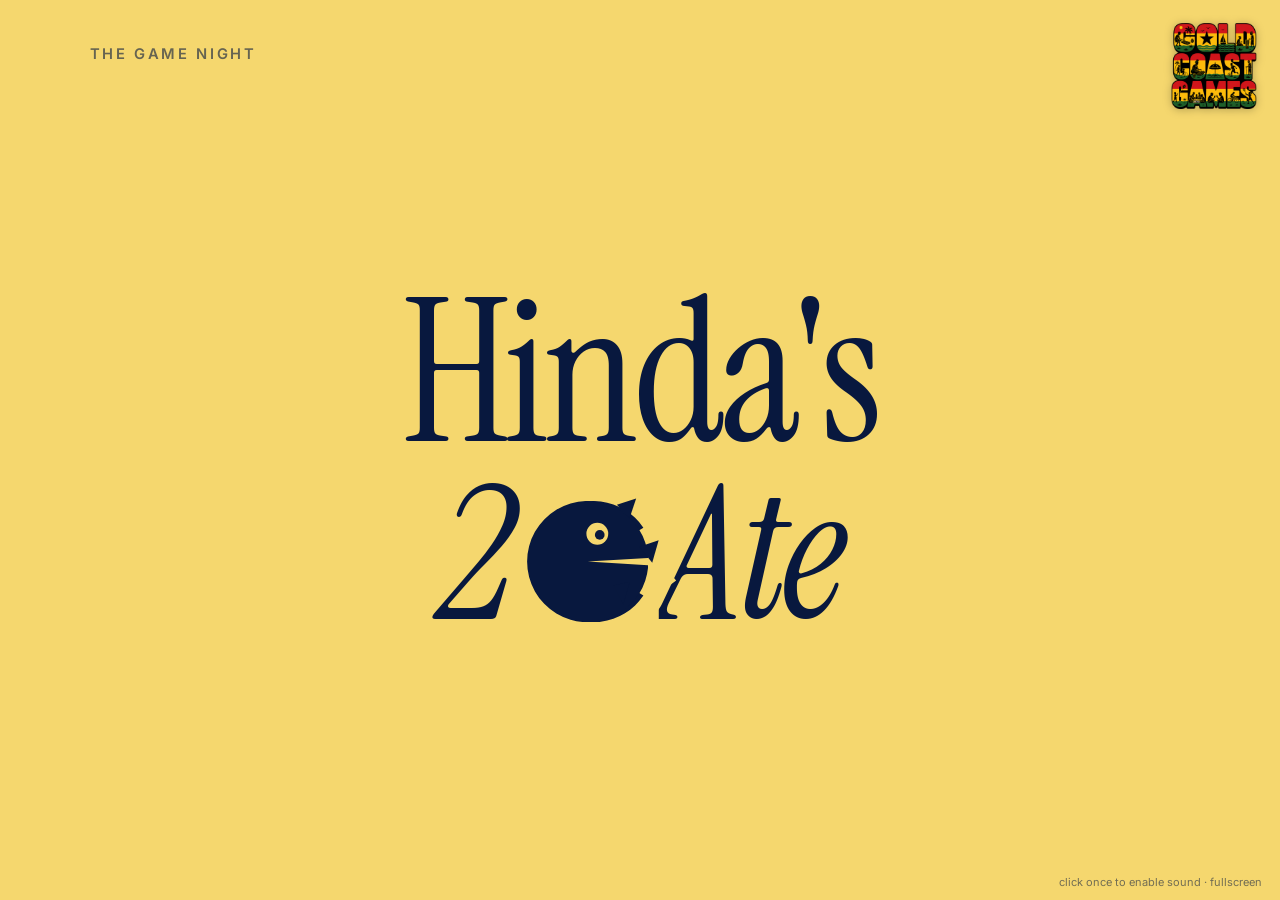
<file: screen.html>
<!doctype html>
<html lang="en">
<head>
<meta charset="utf-8">
<meta name="viewport" content="width=device-width,initial-scale=1,viewport-fit=cover">
<meta name="robots" content="noindex">
<title>Projector</title>
<link rel="stylesheet" href="https://fonts.googleapis.com/css2?family=Instrument+Serif:ital@0;1&family=Inter:wght@400;500;600&display=swap">
<link rel="stylesheet" href="assets/style.css?v=2611280234">
<style>
/* Projector. One screen, one moment. Yellow is the ground; blue carries the type. Dramatic moments invert it: blue ground, yellow type. */
html,body{height:100%;overflow:hidden!important;overscroll-behavior:none}
body{padding:0;margin:0;overflow:hidden;cursor:none;transition:background .4s,color .4s;
  --hero:clamp(72px,13vw,230px);--major:clamp(44px,6.2vw,112px);--second:clamp(24px,2.7vw,48px);--lab:clamp(12px,1.15vw,20px);--micro:clamp(13px,1.35vw,24px)}
body.t-cream{background:var(--cream);color:var(--ink);--accent:var(--ink);--chipbg:var(--ink);--chipfg:var(--cream)}
body.t-ink,body.t-wine{background:var(--ink);color:var(--cream);--accent:var(--cream);--chipbg:var(--cream);--chipfg:var(--ink)}
body.t-black{background:#000;color:var(--cream);--accent:var(--cream);--chipbg:var(--cream);--chipfg:#000}
body.t-acid{background:var(--cream);color:var(--ink);--accent:var(--ink);--chipbg:var(--ink);--chipfg:var(--cream)}
/* A correct answer is a yellow screen in a blue frame that thickens in later rounds */
body.t-acid #stage{box-shadow:inset 0 0 0 calc(1vw + var(--lv,1)*.6vw) var(--ink)}
#stage{height:100%;animation:in .5s ease}
@keyframes in{from{opacity:0;transform:translateY(2vh)}to{opacity:1;transform:none}}
.frame{height:100%;padding:5vh 7vw 4.5vh;display:grid;grid-template-rows:auto 1fr auto;gap:2vh}
.top,.foot{display:flex;justify-content:space-between;align-items:center;gap:2vw}
.lab{font:600 var(--lab)/1.3 var(--sans);letter-spacing:.18em;text-transform:uppercase;color:var(--accent)}
.lab.mute{color:inherit;opacity:.6}
.micro{font:400 var(--micro)/1.4 var(--sans);opacity:.85;color:inherit}
.main{display:flex;flex-direction:column;justify-content:center;gap:3vh;min-height:0}
.main.c{align-items:center;text-align:center}
.main.high{justify-content:flex-start;padding-top:5vh}
.main>.chip{align-self:flex-start}.main.c>.chip{align-self:center}
.hero{font:400 var(--hero)/.88 var(--serif);letter-spacing:-.025em;text-wrap:balance;margin:0}
.major{font:400 var(--major)/.96 var(--serif);letter-spacing:-.02em;text-wrap:balance;margin:0}
.second{font:400 var(--second)/1.25 var(--serif);margin:0}
.hero em,.major em,.second em{font-style:italic;color:var(--accent)}
.chip{display:inline-flex;align-items:center;gap:.6em;background:var(--chipbg);color:var(--chipfg);font:600 var(--lab)/1 var(--sans);letter-spacing:.18em;text-transform:uppercase;padding:.55em .9em;border-radius:2px}
.chip.dot::before{content:"";width:.5em;height:.5em;border-radius:50%;background:var(--chipfg)}
.cols{display:grid;grid-template-columns:1.2fr 1fr;gap:6vw}
.cols h3{margin:0 0 2vh;padding-bottom:1.4vh;border-bottom:1px solid currentColor;opacity:1}
.list{list-style:none;margin:0;padding:0;display:grid;gap:1.4vh}
.list li{font:400 var(--major)/1 var(--serif);letter-spacing:-.015em}
.list.sm li{font-size:var(--second);line-height:1.2}
.row3{display:grid;grid-template-columns:auto 1fr;gap:3vw;align-items:baseline;border-top:1px solid rgba(8,24,62,.3);padding-block:1.9vh}
.row3 .n{font:600 var(--lab) var(--sans);letter-spacing:.18em;color:var(--ink)}
.row3 .t{font:400 calc(var(--major)*.92)/1 var(--serif);letter-spacing:-.02em}
.opts{display:flex;gap:2.4vw;flex-wrap:wrap}
.optbar{position:fixed;left:0;right:0;bottom:17vh;display:flex;flex-direction:column;align-items:center;gap:1.6vh;pointer-events:none}
.optbar .opts{justify-content:center;gap:2.2vw}
.optbar .opts span{font:700 calc(var(--second)*.9) var(--sans);letter-spacing:.1em;border-width:2px;padding:.5em 1.15em}
.optnote{font:600 calc(var(--lab)*.9) var(--sans);letter-spacing:.22em;text-transform:uppercase;opacity:.75;min-height:1.4em}
.opts span{font:600 var(--lab) var(--sans);letter-spacing:.16em;text-transform:uppercase;border:1px solid currentColor;padding:.8em 1.4em;border-radius:2px}
.alts{display:flex;gap:3vw;flex-wrap:wrap;margin-top:1vh}
.alts p{margin:0;font:400 calc(var(--micro)*1.1)/1.35 var(--sans);opacity:.9;max-width:24vw}.alts b{font:400 calc(var(--micro)*1.7) var(--serif);display:block}
.letters{display:flex;gap:.12em;flex-wrap:wrap;justify-content:center;font:400 var(--hero)/1 var(--serif);text-transform:uppercase}
.letters i{font-style:normal;opacity:0;animation:l .01s forwards}
@keyframes l{to{opacity:1}}
.res{font:400 calc(var(--hero)*(1 + var(--lv,1)*.07))/.85 var(--serif);letter-spacing:-.03em;margin:0;animation:pop .45s ease-out}
@keyframes pop{0%{transform:scale(.7);opacity:0}65%{transform:scale(1.06)}100%{transform:none;opacity:1}}
body.shake #stage{animation:shake .4s linear 3}
@keyframes shake{0%,100%{transform:none}25%{transform:translate(-1vw,.4vh)}50%{transform:translate(1vw,-.4vh)}75%{transform:translate(-.6vw,-.3vh)}}
.split{height:100%;display:grid;grid-template-rows:auto 1fr}
.splitTop{padding:4.5vh 7vw 3vh;display:grid;gap:1.6vh}
.teams{display:grid;grid-template-columns:1fr 1fr;min-height:0}
.team{padding:3vh 7vw 4vh 7vw;display:grid;align-content:start;gap:2vh}
.team.b{background:var(--ink);color:var(--cream)}
.team.a{background:var(--card)}
.team .lab{color:inherit;opacity:.75}
.split .second,.split .major,.team .names li{-webkit-text-stroke:.03em currentColor;paint-order:stroke fill}.split .was{font-weight:600;opacity:.8}
.team .names{list-style:none;margin:0;padding:0;display:grid;gap:1vh}.team .names li{font:400 var(--second)/1.1 var(--serif)}
.mark{width:clamp(48px,6vw,110px);height:auto}
mark{background:var(--chipbg);color:var(--chipfg);padding:0 .14em;border-radius:3px;font-style:normal}
/* Game-show answer states. Green and red exist ONLY for right and wrong; the rest of the screen stays yellow and blue. */
body{--right:#1F9D55;--wrong:#E01E37}
.opts span.sel{background:var(--ink);color:var(--cream);border-color:var(--ink)}
body.t-ink .opts span.sel{background:var(--cream);color:var(--ink);border-color:var(--cream)}
.opts span.bad{background:var(--wrong);border-color:var(--wrong);color:#fff}
.opts span{transition:transform .3s,background .3s}
.final-q{font-style:italic;animation:pulse 1.1s ease-in-out infinite}
.final-q.slow{animation-duration:1.7s}
.opts span.throb{animation:throb .55s ease-in-out infinite}
@keyframes throb{0%,100%{transform:scale(1)}50%{transform:scale(1.12)}}
@keyframes pulse{0%,100%{opacity:1}50%{opacity:.45}}
.fin-word{font:400 min(calc(var(--hero)*1.35),calc(176vw / var(--n,6)))/.95 var(--serif);letter-spacing:-.02em;margin:0;animation:pop .45s ease-out}
.said{font:400 min(calc(var(--hero)*.9),calc(120vw / var(--n,6)))/1 var(--serif);letter-spacing:-.02em;margin:0;opacity:.9;position:relative;display:inline-block}
.said::after{content:"";position:absolute;left:-2%;top:54%;height:.075em;width:0;background:#FF1F3D;animation:strike .16s .06s linear forwards}
@keyframes strike{to{width:104%}}
.wrongcol .fin-word{animation:drop .45s .5s both}
@keyframes drop{from{transform:translateY(-5vh);opacity:0}to{transform:none;opacity:1}}
#flash{position:fixed;inset:0;background:#fff;opacity:0;pointer-events:none;z-index:60}
#flash.go{animation:punch .22s ease-out}
@keyframes punch{0%{opacity:.95}100%{opacity:0}}
.wrongword{position:relative;display:inline-block;padding:.1em .3em}
.wrongrow{display:flex;align-items:center;justify-content:center;gap:5vw;text-align:left;width:100%}
.xbadge{flex:0 0 auto;height:min(48vh,30vw);aspect-ratio:1}
.xbadge svg{width:100%;height:100%;filter:drop-shadow(0 0 2.4vh rgba(255,31,61,.55));animation:stamp .4s cubic-bezier(.2,1.4,.4,1) both}
.wrongcol{display:grid;gap:1.4vh;min-width:0;justify-items:start}
.wrongcol .said{font-size:min(calc(var(--hero)*.8),calc(105vw / var(--n,6)))}
.wrongcol .fin-word{font-size:min(calc(var(--hero)*1.25),calc(105vw / var(--n,6)))}
.xstamp{position:fixed;inset:0;display:grid;place-items:center;pointer-events:none;z-index:40}
.xstamp svg{width:min(78vh,66vw);height:auto;filter:drop-shadow(0 0 3vh rgba(255,31,61,.55));animation:stamp .38s cubic-bezier(.2,1.4,.4,1) both}
@keyframes stamp{0%{transform:scale(3.6) rotate(-14deg);opacity:0}50%{opacity:1}100%{transform:scale(1) rotate(-7deg);opacity:1}}
body.flashred{animation:flashred .6s ease 2}
@keyframes flashred{0%,100%{background-color:var(--cream)}30%{background-color:var(--wrong)}}
#fx{position:fixed;inset:0;width:100%;height:100%;pointer-events:none;z-index:50}
.names li.mv-l2r{animation:l2r 1.15s cubic-bezier(.16,.9,.2,1) both}
.names li.mv-r2l{animation:r2l 1.15s cubic-bezier(.16,.9,.2,1) both}
@keyframes l2r{0%{transform:translateX(-48vw) scale(1.12);opacity:0}25%{opacity:1}100%{transform:none}}
@keyframes r2l{0%{transform:translateX(48vw) scale(1.12);opacity:0}25%{opacity:1}100%{transform:none}}
.was{display:block;font:500 var(--micro)/1.2 var(--sans);letter-spacing:.06em;opacity:.7;margin-top:.25em}
#slam{position:fixed;inset:0;display:grid;place-items:center;background:var(--ink);z-index:70;animation:slamfade 1.9s linear both}
#slam span{font:400 calc(var(--hero)*1.45)/.9 var(--serif);letter-spacing:-.03em;color:var(--cream);animation:slamin .42s cubic-bezier(.2,1.5,.4,1) both;text-align:center}
@keyframes slamin{0%{transform:scale(3.4) rotate(-6deg);opacity:0}55%{opacity:1}100%{transform:scale(1) rotate(-2deg);opacity:1}}
@keyframes slamfade{0%,80%{opacity:1}100%{opacity:0}}
.beeimg{position:fixed;right:3.5vw;top:13vh;width:31vw;height:60vh;object-fit:contain;object-position:right top;border-radius:6px;filter:drop-shadow(0 1.4vh 2.6vh rgba(8,24,62,.4));animation:pop .5s ease-out;pointer-events:none}
/* the invitation title: Hinda's 2 [Pac-Man] Ate, with the bite out of the A and the crumbs (same as the guest form) */
.hero em.t28{font-size:.92em;white-space:nowrap}
.pac{display:inline-block;height:.66em;width:.66em;vertical-align:-.03em;margin:0 .06em 0 .1em;fill:var(--ink);font-style:normal}
.pac .eye{fill:var(--cream)}.pac .pupil{fill:var(--ink)}
.ate{position:relative;display:inline-block}
.ate .a{display:inline-block;clip-path:polygon(0 0,100% 0,100% 100%,0 100%,0 74%,22% 66%,8% 58%,28% 51%,10% 43%,24% 35%,0 28%)}
.crumbs{position:absolute;left:-.3em;top:.1em;height:.7em;width:.35em;fill:var(--ink);animation:crumb 1.4s ease-in-out infinite alternate}
@keyframes crumb{from{transform:translate(0,0) rotate(0)}to{transform:translate(.06em,-.05em) rotate(8deg)}}
.pac .o{animation:chompO .5s steps(1,end) infinite}.pac .c{animation:chompC .5s steps(1,end) infinite}
@keyframes chompO{0%{opacity:1}50%{opacity:0}100%{opacity:1}}@keyframes chompC{0%{opacity:0}50%{opacity:1}100%{opacity:0}}
/* icebreaker: "Find your group" on top, then the question, then the groups, then a real clock at the bottom */
.icemain{justify-content:flex-start!important;padding-top:0!important;gap:1.3vh!important;align-items:stretch!important}
.ice-h{text-align:center;font:400 calc(var(--major)*.5)/.95 var(--serif);letter-spacing:-.025em;margin:0}
.ice-q{text-align:center;font:400 calc(var(--major)*.82)/1.05 var(--serif);font-style:italic;margin:0;opacity:.95}
.nb{border:2px solid currentColor;border-radius:8px;padding:.9vh 1vw;font:500 calc(var(--micro)*1.05)/1.35 var(--sans)}
.krt{display:block;text-align:center;font:600 var(--micro) var(--sans);letter-spacing:.14em;text-transform:uppercase;margin:-.6vh 0 1.2vh;opacity:.85}.krt b{font-size:1.7em;letter-spacing:.02em}.krt.over{color:#E01E37;opacity:1}
#gcglogo{position:fixed;top:2.6vh;right:1.8vw;height:min(10vh,86px);width:auto;z-index:70;pointer-events:none;filter:drop-shadow(0 1px 4px rgba(0,0,0,.25))}
body.t-ink .pac,body.t-ink .crumbs{fill:var(--cream)}body.t-ink .pac .eye{fill:var(--ink)}body.t-ink .pac .pupil{fill:var(--cream)}
.ice-turn{display:flex;justify-content:center;align-items:center;gap:1.1em;margin:.2vh 0 .6vh;font:600 calc(var(--second)*.46) var(--sans);letter-spacing:.1em;text-transform:uppercase}
.ice-turn .tw{padding:.3em .9em;border-radius:999px;color:#fff;font-weight:800}.ice-turn.ta .tw{background:var(--ink)}.ice-turn.tb .tw{background:#fff;color:var(--ink);box-shadow:inset 0 0 0 .3vh var(--ink)}.ice-turn .tl{opacity:.8;letter-spacing:.06em;text-transform:none;font-weight:600}
.groups.turn-a .grp .body>.side:first-child,.groups.turn-b .grp .body>.side:last-child{background:rgba(255,255,255,.7);border-radius:8px}
.kvid{width:min(80vw,calc(60vh*16/9));aspect-ratio:16/9;margin:0 auto;border-radius:10px;overflow:hidden;background:#000;box-shadow:0 10px 40px rgba(8,24,62,.35)}.kvid iframe{width:100%;height:100%;border:0;display:block}
.groups{display:grid;grid-template-columns:repeat(var(--cols,3),1fr);gap:1.3vh 1vw;margin-top:.6vh}
.groups.g2{--cols:2}.groups.g3{--cols:3}.groups.g4{--cols:4}.groups.g5{--cols:5}.groups.g6{--cols:6}
.grp{border:2px solid currentColor;border-radius:8px;padding:1vh 1vw 1.1vh;background:rgba(255,255,255,.35);min-width:0}
.grp.hot{background:var(--ink);color:var(--cream);border-color:var(--ink)}
.grp .gn{font:700 calc(var(--lab)*.95*var(--gs,1))/1 var(--sans);letter-spacing:.2em;text-transform:uppercase;opacity:.75;margin:0 0 .8vh;display:flex;justify-content:space-between}
.grp .body{display:grid;grid-template-columns:1fr auto 1fr;gap:.6vw;align-items:center}
.grp .side small{display:block;font:700 calc(var(--lab)*.65*var(--gs,1))/1.2 var(--sans);letter-spacing:.12em;text-transform:uppercase;opacity:.7;margin-bottom:.3vh}
.grp .side b{display:block;font:400 calc(var(--second)*.95*var(--gs,1))/1.08 var(--serif)}
.grp .side b i{display:block;font:500 calc(var(--lab)*.8*var(--gs,1))/1.2 var(--sans);font-style:normal;letter-spacing:.06em;opacity:.65}
.grp .vs{font:700 calc(var(--lab)*1.05)/1 var(--sans);letter-spacing:.1em;opacity:.8}
.groups.stack .grp .body{grid-template-columns:1fr;gap:.2vh}.groups.stack .grp .vs{display:none}
.groups.stack .grp .side + .side{border-top:1px solid currentColor;padding-top:.5vh;margin-top:.3vh}
.groups.stack .grp .side b{font-size:calc(var(--second)*.8*var(--gs,1))}.groups.stack .grp .gn{margin-bottom:.3vh}
/* Icebreaker, made for strangers reading from across the room: names first, everything else small */
.ice-h{font-size:calc(var(--major)*.3);opacity:.65}
.ice-q{font-size:calc(var(--major)*.6);line-height:1}
.icemain{gap:.6vh!important}
.ice-turn{margin:.2vh 0 1.5vh;font-size:calc(var(--second)*.4)}
.groups{gap:1vh .8vw;margin-top:0}
.grp{padding:.6vh .7vw .7vh;border-width:3px}
.grp .gn{font-size:calc(var(--lab)*1.25*var(--gs,1));opacity:1;margin:0 0 .4vh;letter-spacing:.16em}
.grp .side small{display:block;font:800 calc(var(--second)*.62*var(--gs,1))/1.1 var(--sans);letter-spacing:.1em;text-transform:uppercase;opacity:1;margin:0 0 .6vh;padding:0 0 .25vh;background:none;color:var(--ink);text-decoration:underline;text-decoration-thickness:.28vh;text-underline-offset:.45vh;white-space:nowrap}
.grp .vs{display:none}
.grp .side{border-left:.5vw solid var(--ink);padding:.2vh .5vw .2vh .8vw;opacity:1}
.grp .body>.side:last-child{border-left-style:double}
.grp .body{gap:.9vw;grid-template-columns:auto auto;justify-content:space-between;align-items:start}.groups.stack .grp .body{grid-template-columns:1fr}
.grp .side b{font-size:calc(var(--second)*1.05*var(--gs,1));-webkit-text-stroke:0;white-space:nowrap;opacity:1}
.groups.stack .grp .side b{font-size:calc(var(--second)*1.05*var(--gs,1))}.groups.stack .grp .side{margin-top:.3vh}
.iceclock svg{height:9vh;width:9vh}.iceclock .digits{font-size:8.4vh}
.listen{font:600 calc(var(--micro)*1.25)/1.3 var(--sans);letter-spacing:.02em}
.lnote{font:400 var(--micro)/1.4 var(--sans);opacity:.85}
.iceclock{display:flex;align-items:center;gap:1.6vw}
.iceclock svg{height:10.5vh;width:10.5vh;flex:none}
.iceclock .dial{fill:none;stroke:currentColor;stroke-width:3;opacity:.35}
.iceclock .ring{fill:none;stroke:currentColor;stroke-width:6;stroke-linecap:round;transform:rotate(-90deg);transform-origin:50px 50px;transition:stroke-dashoffset .25s linear}
.iceclock .tick{stroke:currentColor;stroke-width:2;opacity:.55}
.iceclock .hand{stroke:currentColor;stroke-width:3.2;stroke-linecap:round;transform-origin:50px 50px}
.iceclock .pin{fill:currentColor}
.iceclock .digits{font:400 9.5vh/.9 var(--serif);letter-spacing:-.03em;font-variant-numeric:tabular-nums}
.iceclock.low{color:var(--ink)}.iceclock.low .digits{animation:pulse .7s ease-in-out infinite}
.iceclock .cap{font:700 calc(var(--lab)*.9)/1.2 var(--sans);letter-spacing:.18em;text-transform:uppercase;opacity:.65;margin-top:.3vh}
.wheelbox{height:min(72vh,60vw);aspect-ratio:1/1}
.wheelbox svg{width:100%;height:100%;display:block;overflow:visible;filter:drop-shadow(0 1.2vh 2vh rgba(0,0,0,.35))}
.fs{position:fixed;right:12px;bottom:10px;font:11px var(--sans);color:inherit;cursor:pointer;background:none;border:0;opacity:.55}
#rotate{display:none;position:fixed;inset:0;z-index:99;background:#F5D76E;color:#08183E;align-items:center;justify-content:center;text-align:center;font:400 28px/1.15 "Instrument Serif",Georgia,serif}#rotate p{margin:14px 0 6px}#rotate span{font:500 14px Inter,Arial,sans-serif;opacity:.7}@media (orientation:portrait) and (max-width:900px){#rotate{display:flex}}</style>
</head>
<body class="t-cream"><img id="gcglogo" src="assets/gcg-logo.png?v=2" alt="Gold Coast Games"><div id="rotate"><div><svg viewBox="0 0 64 64" width="72" height="72" fill="none" stroke="#08183E" stroke-width="3.5" stroke-linecap="round" stroke-linejoin="round"><rect x="22" y="8" width="20" height="36" rx="4"/><path d="M12 50c10 8 30 8 40 0M46 44l6 6-8 3"/></svg><p>Turn your phone sideways</p><span>This game is built for a wide screen</span></div></div>
<div id="stage"></div>
<canvas id="fx"></canvas>
<div id="flash"></div>
<button class="fs" id="fs">click once to enable sound · fullscreen</button>
<script src="config.js?v=2611280234"></script>
<script src="assets/store.js?v=2611280234"></script>
<script>
(function () {
  var esc = function (s) { return String(s == null ? "" : s).replace(/[&<>"']/g, function (c) { return {"&":"&amp;","<":"&lt;",">":"&gt;",'"':"&quot;","'":"&#39;"}[c]; }); };
  var cfg = window.GCG_CONFIG || {}, title = cfg.TITLE || "", brand = title.toUpperCase();
  var pad = function (n) { return (n < 10 ? "0" : "") + n; };
  var live = "";
  function bee(size) {
    return '<svg class="mark" viewBox="0 0 64 64" fill="none" stroke="currentColor" stroke-width="2.4" stroke-linecap="round" aria-hidden="true"' + (size ? ' style="width:' + size + '"' : "") + '>' +
      '<ellipse cx="32" cy="38" rx="10.5" ry="15"/><path d="M22 33h20M21.5 39h21M23 45h18"/><circle cx="32" cy="19" r="3.6"/>' +
      '<ellipse cx="19" cy="24" rx="10" ry="5" transform="rotate(-32 19 24)"/><ellipse cx="45" cy="24" rx="10" ry="5" transform="rotate(32 45 24)"/>' +
      '<path d="M30 16l-4-6M34 16l4-6"/></svg>';
  }
  function frame(top, main, foot, cls) {
    return '<div class="frame"><div class="top"><span class="lab mute">' + top + '</span>' + live + '</div><div class="main ' + (cls || "") + '">' + main + '</div><div class="foot">' + (foot || "") + '</div></div>';
  }
  // Highlight the homophones in the sentence so the audience can follow it (the set is the same words shown as options).
  function hl(text, marks, exact) {
    var raw = String(text == null ? "" : text); if (!marks || !marks.length) return esc(raw);
    var alts = marks.map(function (w) { var b = String(w).replace(/[.*+?^${}()|[\]\\]/g, "\\$&"), a = exact ? b : b + "(?:s|es|d|ed|ing|ly)?"; if (!exact && /e$/.test(w)) a += "|" + b.replace(/e$/, "") + "(?:ing|ed)"; return a; });
    var re = new RegExp("(^|[^A-Za-z])((?:" + alts.join("|") + "))(?![A-Za-z])", "gi"), out = "", last = 0, m;
    while ((m = re.exec(raw))) {
      var start = m.index + m[1].length;
      out += esc(raw.slice(last, start)) + "<mark>" + esc(m[2]) + "</mark>"; last = start + m[2].length; re.lastIndex = last;
    }
    return out + esc(raw.slice(last));
  }
  var HOME_TITLE = "Hinda's<br><em class=\"t28\">2<svg class=\"pac\" viewBox=\"0 0 100 100\" aria-hidden=\"true\"><path class=\"o\" d=\"M50 50 L96 22 A50 50 0 1 0 96 78 Z\"/><path class=\"c\" d=\"M50 50 L100 47 A50 50 0 1 0 100 53 Z\"/><circle class=\"eye\" cx=\"58\" cy=\"27\" r=\"9\"/><circle class=\"pupil\" cx=\"60\" cy=\"28\" r=\"4\"/></svg><span class=\"ate\"><span class=\"a\">A</span>te<svg class=\"crumbs\" viewBox=\"0 0 40 80\" aria-hidden=\"true\"><polygon points=\"8,8 20,4 16,16\"/><polygon points=\"22,34 34,30 30,44\"/><polygon points=\"6,58 16,56 12,70\"/></svg></span></em>";
  var micro = function (t) { return '<span class="micro">' + t + '</span>'; };
  var krPill = function (s) { return s.krtimer ? '<span class="krt">1 min &middot; <b id="krt" data-at="' + s.krtimer.at + '" data-dur="' + s.krtimer.dur + '">' + fmtClock(s.krtimer.dur) + "</b></span>" : ""; };
  var ul = function (a, c) { return '<ul class="list ' + (c || "") + '">' + (a || []).map(function (x) { return "<li>" + esc(x) + "</li>"; }).join("") + "</ul>"; };

  // Hot take, after the question: everyone stands on the side they REALLY hold; then the twist swaps them, and each name keeps a "was ..." note.
  function standView(s, twisted, fresh) {
    var num = pad(s.num || 1), tot = s.total ? " / " + pad(s.total) : "", P = s.people || [];
    var inA = P.filter(function (p) { return twisted ? p.from === "b" : p.from === "a"; }), inB = P.filter(function (p) { return twisted ? p.from === "a" : p.from === "b"; });
    function items(arr, col) {
      return arr.map(function (p, i) {
        var cls = twisted && fresh ? (col === "A" ? "mv-r2l" : "mv-l2r") : "";
        var was = twisted ? '<span class="was">picked ' + esc(p.from === "a" ? s.a : s.b) + "</span>" : "";
        return '<li class="' + cls + '" style="animation-delay:' + (i * 130) + 'ms">' + esc(p.name) + was + "</li>";
      }).join("") || '<li style="opacity:.5">nobody</li>';
    }
    var head = twisted && s.winner ? '<span class="chip" style="font-size:calc(var(--lab)*1.6)">Most convincing &middot; ' + esc(s.winner) + "</span>" : twisted ? '<span class="chip">The twist &middot; defend your honour</span>' : '<span class="chip">What everyone picked</span>', cap = twisted ? "Now defending" : "Picked";
    return { theme: "cream", html: '<div class="split"><div class="splitTop"><div style="display:flex;justify-content:space-between;align-items:center"><span class="lab">Twisted hot take ' + num + tot + "</span>" + live + '</div><p class="second" style="max-width:48ch">' + esc(s.text) + "</p><div>" + head + "</div></div>" +
      '<div class="teams"><div class="team a"><span class="lab">' + cap + '</span><p class="major">' + esc(twisted ? s.b : s.a) + '</p><ul class="names">' + items(inA, "A") + "</ul></div>" +
      '<div class="team b"><span class="lab">' + cap + '</span><p class="major">' + esc(twisted ? s.a : s.b) + '</p><ul class="names">' + items(inB, "B") + "</ul></div></div></div>" };
  }
  // Icebreaker: the take, the clock (or "Find your group"), and the groups.
  function fmtClock(ms) { ms = Math.max(0, Math.ceil(ms / 1000)); return Math.floor(ms / 60) + ":" + (ms % 60 < 10 ? "0" : "") + (ms % 60); }
  // A real clock: a dial with a sweeping hand and a ring that empties, plus the digits.
  function iceClockHtml(left, dur, timer, who) {
    var p = dur ? Math.max(0, Math.min(1, left / dur)) : 1, C = 2 * Math.PI * 44, low = timer && left <= 10000 && left > 0, ticks = "";
    for (var i = 0; i < 12; i++) { var a = i * 30 * Math.PI / 180; ticks += '<line class="tick" x1="' + (50 + Math.sin(a) * 38).toFixed(1) + '" y1="' + (50 - Math.cos(a) * 38).toFixed(1) + '" x2="' + (50 + Math.sin(a) * 43).toFixed(1) + '" y2="' + (50 - Math.cos(a) * 43).toFixed(1) + '"/>'; }
    var deg = (1 - p) * 360;
    return '<div class="iceclock' + (low ? " low" : "") + '" id="iceclock"><svg viewBox="0 0 100 100" aria-hidden="true"><circle class="dial" cx="50" cy="50" r="44"/><circle class="ring" id="icering" cx="50" cy="50" r="44" stroke-dasharray="' + C.toFixed(1) + '" stroke-dashoffset="' + (C * (1 - p)).toFixed(1) + '"/>' + ticks +
      '<line class="hand" id="icehand" x1="50" y1="50" x2="50" y2="14" style="transform:rotate(' + deg.toFixed(1) + 'deg)"/><circle class="pin" cx="50" cy="50" r="3.2"/></svg>' +
      '<div><div class="digits" id="icedigits">' + (timer && left <= 0 ? "Time." : fmtClock(left)) + '</div><div class="cap">' + (timer ? "left" : "ready") + (who ? " &middot; " + who : "") + "</div></div></div>";
  }
  function iceView(s) {
    var num = pad(s.num || 1) + " / " + pad(s.total || 8), G = s.groups || [], timer = s.phase === "timer";
    var left = timer ? Math.max(0, s.startAt + s.durMs - Date.now()) : s.durMs;
    var side = function (arr, label, other) {
      return '<div class="side"><small>' + esc(label) + "</small>" + (arr || []).map(function (m) { return "<b>" + esc(m.name) + "" + "</b>"; }).join("") + "</div>";
    };
    var cards = G.map(function (g, i) {
      return '<div class="grp"><p class="gn"><span>Group ' + (i + 1) + '</span></p><div class="body">' + side(g.a, s.a, s.b) + '<div class="vs">VS</div>' + side(g.b, s.b, s.a) + "</div></div>";
    }).join("") || '<p class="second">Everyone picked the same side. Nothing to argue.</p>';
    var n = G.length, cols = n <= 4 ? 2 : n <= 9 ? 3 : n <= 12 ? 4 : n <= 20 ? 5 : 6, stack = n > 9;
    var listen = (s.listeners || []).length ? '<span class="lnote"><b>Listening this round:</b> ' + esc(s.listeners.join(", ")) + "</span>" : "";
    var turn = s.turn === "b" ? "b" : "a", word = turn === "a" ? "For" : "Against", sideLabel = turn === "a" ? s.a : s.b;
    var banner = '<p class="ice-turn t' + turn + '"><span class="tw">This time: ' + word + '</span><span class="tl">Arguing &ldquo;' + esc(sideLabel) + '&rdquo;</span></p>';
    var main = '<p class="ice-h">Find your group</p><p class="ice-q">' + esc(s.text) + "</p>" + banner + '<div class="groups turn-' + turn + ' g' + cols + (stack ? " stack" : "") + '">' + cards + "</div>" + (listen ? '<div style="margin-top:.8vh">' + listen + "</div>" : "");
    var foot = iceClockHtml(left, s.durMs, timer, word) + '<span class="listen">Listen closely or regret.</span>';
    return { theme: "cream", html: frame("Icebreaker " + num, main, foot, "icemain") };
  }
  // Each view returns { theme, html }.
  function view(s) {
    var m = s.mode;
    if (m === "tonight") {
      var items = cfg.LINEUP || ["The Evil Spelling Bee", "Karaoke Roulette", "Hot Takes", "???", "Cake"];
      return { theme: "cream", html: frame(esc(brand), '<span class="lab">Tonight</span><div>' + items.map(function (t, i) { return '<div class="row3"><span class="n">' + pad(i + 1) + '</span><span class="t">' + esc(t) + "</span></div>"; }).join("") + "</div>", micro("Subject to chaos.")) };
    }
    if (m === "menu") {
      return { theme: "cream", html: frame(esc(brand), '<div style="display:flex;gap:2vw;align-items:center"><span class="lab">The menu</span><span class="chip">Halal certified</span></div><div class="cols"><div><h3 class="lab">To eat</h3>' + ul(["Vege chow mein", "Stir fried beef", "Potato salad", "Chicken wings"]) + '</div><div><h3 class="lab">To drink</h3>' + ul(["Sobolo", "Ginger and pineapple", "Water"]) + "</div></div>",
        '<span class="second" style="font-family:var(--sans);font-size:var(--micro)"><span class="lab" style="margin-right:1.2em">Allergies</span>Tell Hinda or the host before you eat. Every dish can be checked. Please do.</span>') };
    }
    if (m === "karaoke" && s.video && s.video.id) {
      return { theme: "cream", html: frame("Karaoke", '<p class="second" style="margin:0 0 1.6vh;text-align:center"><b style="font-weight:600">' + esc(s.name) + "</b> &middot; " + esc(s.video.label || s.song) + "</p>" + krPill(s) + '<div class="kvid"><iframe src="https://www.youtube-nocookie.com/embed/' + encodeURIComponent(s.video.id) + '?autoplay=1&rel=0&modestbranding=1&playsinline=1" allow="autoplay; encrypted-media; fullscreen" allowfullscreen></iframe></div>', "", "c") };
    }
    if (m === "karaoke") {
      return { theme: "ink", html: frame("Karaoke", (cfg.INTRO ? '<span class="lab">' + esc(cfg.INTRO) + "</span>" : "") + '<p class="hero">You\'re up.</p><p class="major" style="font-style:italic;text-decoration:underline;text-decoration-thickness:.04em;text-underline-offset:.12em">' + esc(s.name) + '</p><p class="second" style="opacity:.85">' + esc(s.song) + "</p>" + krPill(s), micro("There is no appeal process."), "c") };
    }
    if (m === "hottake") {
      var num = pad(s.num || 1), tot = s.total ? " / " + pad(s.total) : "";
      if (s.people && s.phase === "stand") return standView(s, false, false);
      if (s.people && s.phase === "twist") return standView(s, true, !!s._fresh);
      if (!s.reveal) return { theme: "cream", html: frame("Twisted hot take " + num + tot, '<p class="major" style="font-size:calc(var(--major)*1.15);max-width:20ch">' + esc(s.text) + "</p>", micro("Pick a side. Quietly."), "c") };
      return { theme: "cream", html: '<div class="split"><div class="splitTop"><div style="display:flex;justify-content:space-between;align-items:center"><span class="lab">Twisted hot take ' + num + tot + "</span>" + live + '</div><p class="second" style="max-width:48ch">' + esc(s.text) + '</p><div><span class="chip" style="font-size:calc(var(--lab)*1.4)">Defend the opposite.</span></div></div>' +
        '<div class="teams"><div class="team a"><span class="lab">Team A</span><p class="major">For</p><ul class="names">' + (s.argueFor || []).map(function (n) { return "<li>" + esc(n) + "</li>"; }).join("") + '</ul></div>' +
        '<div class="team b"><span class="lab">Team B</span><p class="major">Against</p><ul class="names">' + (s.argueAgainst || []).map(function (n) { return "<li>" + esc(n) + "</li>"; }).join("") + "</ul></div></div></div>" };
    }
    if (m === "beerules") {
      return { theme: "cream", html: frame("The rules", bee("clamp(48px,5vw,90px)") + '<p class="major">The Evil<br><em>Spelling Bee.</em></p><div class="cols" style="grid-template-columns:1fr 1fr"><div><h3 class="lab">You may ask for</h3>' + ul(["Part of speech", "The sentence, once more"], "sm") + '</div><div><h3 class="lab">You may not ask for</h3><ul class="list sm" style="text-decoration:line-through;text-decoration-thickness:.06em"><li>The meaning</li><li>The first letter</li><li>The number of letters</li><li>Another sentence</li><li>The word in a different context</li></ul></div></div>', micro("Asking anyway is a personal choice.")) };
    }
    if (m === "beestage") {
      return { theme: "cream", html: frame("The Evil Spelling Bee", '<p class="hero" style="font-size:calc(var(--hero)*1.7);line-height:.8">' + esc(s.standing) + '</p><span class="lab">Still standing</span>' + (s.next ? '<p class="second">Up next: <em>' + esc(s.next) + "</em></p>" : ""), micro("It gets worse."), "c") };
    }
    if (m === "beecall") {
      return { theme: "ink", html: frame("Round " + pad(s.round || 1) + (s.sudden ? " &middot; Sudden death" : ""), '<span class="chip">You are next</span><p class="hero">' + esc(s.name) + '</p><p class="second" style="font-style:italic;opacity:.85">' + (cfg.INTRO ? esc(cfg.INTRO) + " " : "") + 'To the stage, please.</p>', micro(esc(s.standing) + " still standing"), "c") };
    }
    if (m === "beewin") {
      return { theme: "ink", html: frame("The Evil Spelling Bee", '<p class="hero" style="font-size:calc(var(--hero)*1.25)">Champion.</p><p class="major">' + esc(s.name) + "</p>", micro("Absurdly important."), "c") };
    }
    if (m === "bee") {
      var rd = "Round " + pad(s.round || 1) + (s.sudden ? " &middot; Sudden death" : "");
      if (s.phase !== "result") return beeSentenceView(s, s.phase === "confirm" ? "confirm" : "prompt");
      return beeFinal(s);
    }
    if (m === "icebreaker") return iceView(s);
    if (m === "pause") return { theme: "ink", html: frame(esc(brand), '<p class="hero" style="font-size:calc(var(--hero)*.78)">' + HOME_TITLE + '</p><p class="major" style="font-style:italic;margin-top:2.4vh">Be right back.</p>', "", "c") };
    if (m === "beehost") return { theme: "ink", html: frame("The Evil Spelling Bee", '<span class="chip">The spelling bee starts now</span><p class="second" style="opacity:.85;margin:1.6vh 0 0">Please welcome your host.</p><p class="hero" style="font-size:calc(var(--hero)*.95)">Dr. M. Jah</p>', micro("Give it up."), "c") };
    // home
    return { theme: "cream", html: frame("The game night", '<p class="hero" style="font-size:calc(var(--hero)*1.2)" aria-label="' + esc(title) + '">' + HOME_TITLE + "</p>", "", "c") };
  }
  // The sentence screen in three moments: prompt (just guessing), confirm ("Is that your final answer?"), reveal (green or red + X).
  function beeSentenceView(s, mode) {
    var rd = "Round " + pad(s.round || 1) + (s.sudden ? " &middot; Sudden death" : "");
    // under the contestant's name (inside play.html only): Call a friend and Skip, once each. A used one is gone for good.
    var life = "";
    if (mode === "prompt" && window.parent !== window) {
      var PH = '<svg viewBox="0 0 24 24" width="1.05em" height="1.05em" fill="currentColor" aria-hidden="true"><path d="M6.6 10.8c1.4 2.8 3.8 5.1 6.6 6.6l2.2-2.2c.3-.3.7-.4 1-.2 1.1.4 2.3.6 3.6.6.6 0 1 .4 1 1V20c0 .6-.4 1-1 1C10.6 21 3 13.4 3 4c0-.6.4-1 1-1h3.5c.6 0 1 .4 1 1 0 1.3.2 2.5.6 3.6.1.3 0 .7-.2 1z"/></svg>';
      var HP = '<svg viewBox="0 0 24 24" width="1.05em" height="1.05em" fill="none" stroke="currentColor" stroke-width="2.6" stroke-linecap="round" stroke-linejoin="round" aria-hidden="true"><path d="M4 17c0-6 4-10 10-10h6M16 3l4 4-4 4"/></svg>';
      if (s.friend) life += '<span class="life friend">' + PH + ' Calling a friend &middot; <b id="friendt">0:30</b></span>';
      life += '<span class="life">' + (s.lifeCall ? '<button type="button" data-life="call">' + PH + " Call a friend</button>" : "") + (s.lifeSkip ? '<button type="button" data-life="skip">' + HP + " Skip</button>" : "") + "</span>";
    }
    var foot = micro(esc(s.contestant) + life) + micro(esc(s.standing) + " still standing");
    var n = (s.sentence || "").length, big = n > 200 ? "calc(var(--major)*.35)" : n > 110 ? "calc(var(--major)*.64)" : n > 80 ? "calc(var(--major)*.8)" : "var(--major)", wide = n > 80 ? "36ch" : "28ch";
    var chosen = mode === "confirm" || mode === "lock" ? (s.chosen || s.said) : "", seen = false, cls = mode === "lock" ? "sel throb" : "sel";
    var opts = (s.options || []).map(function (o) {
      var hit = chosen && String(o).toLowerCase() === String(chosen).toLowerCase(); if (hit) seen = true;
      return '<span data-w="' + esc(o) + '" class="' + (hit ? cls : "") + '">' + esc(o) + "</span>";
    }).join("");
    if (chosen && !seen) opts += '<span class="' + cls + '">' + esc(chosen) + "</span>";
    var note = mode === "lock" ? "Locked in" : mode === "confirm" ? "Final answer?" : "";
    // The sentence sits on the left; the choices are big and bold, bottom centre; "Locked in" is small.
    var bar = '<div class="optbar"><div class="opts">' + opts + '</div><div class="optnote">' + note + "</div></div>";
    return { theme: mode === "lock" && s.big ? "ink" : "cream", level: s.level || 1, html: frame(rd + " &middot; " + esc(s.contestant), '<p class="major" style="font-size:' + big + ';max-width:' + (s.img ? "46vw" : wide) + ';line-height:' + (n > 200 ? "1.12" : "1.2") + ';white-space:pre-line">' + String(s.sentence || "").split("\n\n").map(function (para, i) { return (i ? '<span style="display:block;margin-top:.4em">' : "<span>") + hl(para, s.marks, s.exact) + "</span>"; }).join("") + "</p>", foot, "high") + (s.img ? '<img class="beeimg" src="' + esc(s.img) + '" alt="" onerror="this.remove()">' : "") + bar };
  }
  var X_SVG = '<svg viewBox="0 0 100 100" fill="none" stroke-linecap="butt" stroke-linejoin="miter" aria-hidden="true"><path d="M14 14L86 86M86 14L14 86" stroke="#FF1F3D" stroke-width="24"/></svg>';
  function beeFinal(s) {
    var rd = "Round " + pad(s.round || 1) + (s.sudden ? " &middot; Sudden death" : ""), ok = !!s.ok, lv = s.level || 1;
    var foot = micro(s.final ? "That's the game." : ok ? "We'll allow it." : s.sudden ? "Nobody is out. This continues until someone gets it right." : "Yes, those words are deliberately annoying.") + micro(esc(s.contestant) + " &middot; " + esc(s.standing) + " still standing");
    if (ok) return { theme: "acid", level: lv, html: frame(rd, '<p class="fin-word" style="--n:' + String(s.answer).length + '">' + esc(s.answer) + "</p>", foot, "c") };
    // Wrong: the X on the left; on the right the word they said, crossed out, with the right word under it.
    var said = s.said ? '<p class="said" style="--n:' + String(s.said).length + '">' + esc(s.said) + "</p>" : "";
    return { theme: "black", instant: true, level: lv, html: frame(rd, '<div class="wrongrow"><div class="xbadge">' + X_SVG + '</div><div class="wrongcol">' + said + '<span class="lab" style="color:inherit;opacity:.7">The word was</span><p class="fin-word" style="--n:' + String(s.answer).length + '">' + esc(s.answer) + "</p></div></div>", foot, "c") };
  }
  // The fake-out: the word they said sits in the middle exactly like a winning answer. Right and wrong look identical until the moment of truth.
  function beeNeutral(s) {
    var rd = "Round " + pad(s.round || 1) + (s.sudden ? " &middot; Sudden death" : "");
    return { theme: "acid", level: s.level || 1, html: frame(rd, '<p class="fin-word" style="--n:' + String(s.said).length + '">' + esc(s.said) + "</p>", micro(esc(s.contestant) + " &middot; " + esc(s.standing) + " still standing"), "c") };
  }
  function holdMs(s) { return Math.min(1500 + (s.level || 1) * 250 + (s.final || (s.total && s.n >= s.total) ? 1500 : 0), 3800); }
  function spellView(s) {
    var L = String(s.said).toUpperCase().split("");
    return { theme: "ink", html: frame("Round " + pad(s.round || 1) + " &middot; " + esc(s.contestant), '<span class="lab">They guessed</span><div class="letters">' + L.map(function (c, i) { return '<i style="animation-delay:' + (i * 0.13) + 's">' + (c === " " ? "&nbsp;" : esc(c)) + "</i>"; }).join("") + "</div>", micro("Take your time. Actually, don't."), "c") };
  }

  // ---- The twist: a held breath on the real stands, a full-screen slam, then everyone is thrown across to the opposite side. ----
  function twistHit() { tone(52, 0, .8, "sine", .95); tone(104, 0, .45, "square", .28); noise(.4, .5); }
  function twistWhoosh(n) { for (var i = 0; i < n; i++) (function (i) { setTimeout(function () { sweep(240, 1500, 0, .5, "sawtooth", .06); noise(.32, .09); }, i * 130); })(i); }
  function runTwist(s) {
    var old = document.getElementById("slam"); if (old) old.remove();
    draw(standView(s, false, false)); drumroll(1700);
    timer = setTimeout(function () {
      var o = document.createElement("div"); o.id = "slam"; o.innerHTML = "<span>The twist.</span>"; document.body.appendChild(o);
      twistHit(); document.body.classList.add("shake"); var f = document.getElementById("flash"); f.classList.remove("go"); void f.offsetWidth; f.classList.add("go");
      timer = setTimeout(function () {
        o.remove(); document.body.classList.remove("shake");
        draw(standView(s, true, true)); twistWhoosh((s.people || []).length);
      }, 1850);
    }, 1750);
  }

  // ---- Karaoke roulette: a real wheel with everyone in the pool on it. It spins, ticks, slows down and lands on a name. ----
  var wheelRaf = 0, seenSpin = 0, iceT = 0, rung = 0;
  function wheelHtml(names) {
    var N = names.length, ang = 360 / N, R = 96, fs = N <= 6 ? 12 : N <= 10 ? 10.5 : N <= 16 ? 8.2 : N <= 24 ? 6.8 : 5.4, slices = "", labels = "";
    var P = function (deg, r) { var a = deg * Math.PI / 180; return (r * Math.sin(a)).toFixed(2) + " " + (-r * Math.cos(a)).toFixed(2); };
    for (var i = 0; i < N; i++) {
      var a0 = i * ang, a1 = (i + 1) * ang, dark = i % 2, mid = a0 + ang / 2, nm = String(names[i]).length > 15 ? String(names[i]).slice(0, 14) + "\u2026" : String(names[i]);
      slices += N === 1 ? '<circle r="' + R + '" fill="#FFF4C9"/>' : '<path d="M0 0 L' + P(a0, R) + " A" + R + " " + R + " 0 0 1 " + P(a1, R) + ' Z" fill="' + (dark ? "#2F4268" : "#FFF4C9") + '" stroke="#F5D76E" stroke-width=".8"/>';
      labels += '<text transform="rotate(' + (mid - 90).toFixed(2) + ") translate(" + (R - 6) + ' 0)" text-anchor="end" dominant-baseline="central" font-size="' + fs + '" fill="' + (dark ? "#FFF4C9" : "#08183E") + '" font-family="Instrument Serif,Georgia,serif">' + esc(nm) + "</text>";
    }
    return '<div class="wheelbox"><svg viewBox="-106 -116 212 222" aria-hidden="true"><g id="wheel">' + slices + labels + '</g><circle r="99" fill="none" stroke="#F5D76E" stroke-width="2.2"/><circle r="10" fill="#F5D76E" stroke="#08183E" stroke-width="1.4"/>' +
      '<polygon points="-9,-114 9,-114 0,-90" fill="#F5D76E" stroke="#08183E" stroke-width="1.4" stroke-linejoin="round"/></svg></div>';
  }
  function bell() { [880, 660, 880].forEach(function (f, i) { tone(f, i * .22, .9, "sine", .45); tone(f * 2, i * .22, .5, "sine", .12); }); }
  // If the groups would run into the clock (lots of groups, or a long instruction), shrink the group text until they fit.
  function fitIce() {
    var g = document.querySelector(".groups"), main = g && g.closest(".main"), foot = document.querySelector(".foot"); if (!g || !main || !foot) return;
    var n = g.children.length, lim = foot.getBoundingClientRect().top - Math.round(window.innerHeight * 0.03);
    var fits = function () {
      if (main.lastElementChild.getBoundingClientRect().bottom > lim || g.scrollWidth > g.clientWidth + 1) return false;
      for (var q = 0; q < g.children.length; q++) { var cd = g.children[q]; if (cd.scrollWidth > cd.clientWidth + 1) return false; }
      return true;
    };
    var root = Math.max(1, Math.round(Math.sqrt(n))), cand = [root - 1, root, root + 1, root + 2].filter(function (c, k, a) { return c >= 2 && c <= 6 && c <= Math.max(2, n) && a.indexOf(c) === k; });
    if (!cand.length) cand = [Math.min(2, Math.max(1, n))];
    var best = { gs: -1, c: cand[0], st: false };
    // try every column count, with the two sides side by side and stacked on top of each other, and keep whatever gives the biggest names
    cand.forEach(function (c) {
      [false, true].forEach(function (st) {
        g.className = g.className.replace(/\bg\d\b/, "g" + c); g.classList.toggle("stack", st);
        var lo = .3, hi = 3.2;
        for (var k = 0; k < 9; k++) { var mid = (lo + hi) / 2; g.style.setProperty("--gs", mid.toFixed(3)); if (fits()) lo = mid; else hi = mid; }
        if (lo > best.gs + .005) best = { gs: lo, c: c, st: st };
      });
    });
    g.className = g.className.replace(/\bg\d\b/, "g" + best.c); g.classList.toggle("stack", best.st);
    g.style.setProperty("--gs", best.gs.toFixed(3));
  }
  function runIce(s) {
    draw(iceView(s)); fitIce(); clearInterval(iceT);
    if (s.phase !== "timer") return;
    var end = s.startAt + s.durMs, sawTime = Date.now() < end;
    iceT = setInterval(function () {
      var left = end - Date.now(), el = document.getElementById("iceclock"); if (!el) return;
      var p = Math.max(0, Math.min(1, left / s.durMs)), C = 2 * Math.PI * 44, d = document.getElementById("icedigits"), r = document.getElementById("icering"), hd = document.getElementById("icehand");
      if (d) d.textContent = left <= 0 ? "Time." : fmtClock(left);
      if (r) r.setAttribute("stroke-dashoffset", (C * (1 - p)).toFixed(1));
      if (hd) hd.style.transform = "rotate(" + ((1 - p) * 360).toFixed(1) + "deg)";
      el.className = "iceclock" + (left <= 10000 && left > 0 ? " low" : "");
      if (left <= 0) { clearInterval(iceT); if (sawTime && rung !== s.startAt) { rung = s.startAt; bell(); var f = document.getElementById("flash"); f.classList.remove("go"); void f.offsetWidth; f.classList.add("go"); } }
    }, 200);
  }
  function rouletteTick() { var q = cfg.ROULETTE_SOUND ? .5 : 1; tone(1150, 0, .03, "square", .08 * q); tone(170, 0, .05, "sine", .12 * q); }
  function runRoulette(s, fresh) {
    var landed = function () { return view({ mode: "karaoke", name: s.name, song: s.song, video: s.video, krtimer: s.krtimer }); };
    var recent = s.spinId && (Date.now() - s.spinId) < 20000;
    if (!(fresh && recent && s.spinId !== seenSpin)) { seenSpin = s.spinId; draw(landed()); return; }   // a reload, or an old spin: show who it landed on
    seenSpin = s.spinId;
    var names = s.names && s.names.length ? s.names : [s.name], N = names.length, ang = 360 / N;
    draw({ theme: "ink", html: frame(esc(brand), '<span style="font:400 calc(var(--major)*.95)/1 var(--serif);letter-spacing:-.02em;color:var(--accent)">Karaoke Roulette</span>' + wheelHtml(names), "", "c") });
    var g = document.getElementById("wheel"); if (!g) { draw(landed()); return; }
    var jit = (Math.random() - .5) * ang * .7, total = 360 * (6 + Math.floor(Math.random() * 2)) - ((s.winner || 0) + .5) * ang + jit;
    // The fake-out: the wheel slows right down and almost stops on the person just before the winner (just short of the line), holds there,
    // then creeps over to the winner. With only one or two names there is nobody to fake out.
    var centre = total - jit;   // the exact middle of the winner's slice
    var kinds = ["before", "after", "before", "after", "far-before", "far-after", "double", "straight"];   // no "usual" side or style
    var kind = N >= 3 ? kinds[Math.floor(Math.random() * kinds.length)] : "straight";
    var fake = kind !== "straight", a1 = total, a2 = null; window.__fakeKind = kind;
    if (kind === "before") a1 = centre - (.62 + Math.random() * .2) * ang;                 // stops just short of the winner, then creeps on
    else if (kind === "after") a1 = centre + (.62 + Math.random() * .2) * ang;             // rolls just past the winner, then rolls back
    else if (kind === "far-before") a1 = centre - (1.4 + Math.random() * .6) * ang;        // stops two people short
    else if (kind === "far-after") a1 = centre + (1.4 + Math.random() * .6) * ang;         // goes two people past
    else if (kind === "double") { var sg = Math.random() < .5 ? -1 : 1; a1 = centre + sg * (.66 + Math.random() * .14) * ang; a2 = centre - sg * (.55 + Math.random() * .15) * ang; }   // one side, then the other
    // With a roll sound (ROULETTE_SOUND in config.js) the whole spin is timed to it: the roll starts with the spin, and the cymbal crash
    // (ROULETTE_LAND_MS into the file) is the moment the wheel settles on the winner and the name is announced.
    var rollSrc = cfg.ROULETTE_SOUND, roll = null, L = cfg.ROULETTE_LAND_MS || 5400;
    if (rollSrc) { try { roll = new Audio(rollSrc); suspenseA = roll; roll.volume = 1; var rp = roll.play(); if (rp && rp.catch) rp.catch(function () {}); } catch (e) { roll = null; } }
    var d1, hold, d2, dm = 0, hold2 = 0;
    if (rollSrc) { d1 = fake ? (.5 + Math.random() * .1) * L : L; hold = fake ? (.1 + Math.random() * .08) * L : 0; if (a2 !== null) { dm = .06 * L; hold2 = .07 * L; } d2 = fake ? L - d1 - hold - dm - hold2 : 0; }
    else { d1 = fake ? 6200 : 7800; hold = 1400 + Math.random() * 800; if (a2 !== null) { dm = 500; hold2 = 900; } d2 = 1800; }
    var t0 = performance.now(), lastIdx = -1, drummed = false, lastEl = 0;
    function ease2(t) { return t < .5 ? 2 * t * t : 1 - Math.pow(-2 * t + 2, 2) / 2; }
    (function step(now) {
      // the sound is the clock when it is playing, so the wheel and the crash cannot drift apart
      var el = roll && !roll.paused && roll.currentTime > .05 ? roll.currentTime * 1000 : now - t0; el = Math.max(el, lastEl); lastEl = el;
      var a, done = false;
      if (el < d1) a = a1 * (1 - Math.pow(1 - el / d1, 4));
      else if (!fake) { a = total; done = true; }
      else if (el < d1 + hold) { a = a1 + Math.sin((el - d1) / 230) * .12; if (!drummed) { drummed = true; if (!rollSrc) drumroll(hold); } }
      else if (a2 !== null && el < d1 + hold + dm) a = a1 + (a2 - a1) * ease2((el - d1 - hold) / dm);
      else if (a2 !== null && el < d1 + hold + dm + hold2) a = a2 + Math.sin((el - d1 - hold - dm) / 200) * .1;
      else if (el < d1 + hold + dm + hold2 + d2) { var from = a2 !== null ? a2 : a1; a = from + (total - from) * ease2((el - d1 - hold - dm - hold2) / d2); }
      else { a = total; done = true; }
      g.setAttribute("transform", "rotate(" + a.toFixed(2) + ")");
      var idx = Math.floor((((-a % 360) + 360) % 360) / ang);
      if (idx !== lastIdx) { lastIdx = idx; rouletteTick(); }
      if (!done) { wheelRaf = requestAnimationFrame(step); return; }
      if (rollSrc) { draw(landed()); confetti(CONF[4]); timer = setTimeout(function () { winSound(4); }, 450); }   // announced on the crash
      else timer = setTimeout(function () { draw(landed()); confetti(CONF[4]); winSound(4); }, 800);
    })(t0);
  }

  var stage = document.getElementById("stage"), last = "", timer = 0, firstLoad = true;
  function draw(v) {
    // instant: no fade and no background transition, so a cut lands like a punch (used for the BAM on a wrong answer)
    if (v.instant) document.body.style.transition = "none";
    document.body.className = "t-" + v.theme; document.body.style.setProperty("--lv", v.level || 1); stage.style.animation = "none"; void stage.offsetWidth; stage.style.animation = v.instant ? "none" : ""; stage.innerHTML = v.html;
    if (v.instant) { void document.body.offsetWidth; document.body.style.transition = ""; }
    startKr();
  }
  // one minute for each karaoke turn: counts down beside the singer's name, rings a bell at zero
  var krI = 0;
  function startKr() {
    clearInterval(krI); var el = document.getElementById("krt"); if (!el) return;
    var at = +el.getAttribute("data-at"), dur = +el.getAttribute("data-dur"), rang = false;
    function tickKr() {
      var e = document.getElementById("krt"); if (!e) { clearInterval(krI); return; }
      var left = Math.max(0, at + dur - Date.now()); e.textContent = left > 0 ? fmtClock(left) : "Time";
      if (left <= 0) { e.parentNode.classList.add("over"); if (!rang) { rang = true; try { bell(); } catch (x) {} clearInterval(krI); } }
    }
    tickKr(); krI = setInterval(tickKr, 250);
  }
  store.subscribe("state", function (s) {
    s = s || { mode: "home" };
    var k = JSON.stringify(s); if (k === last) return; last = k; clearTimeout(timer); cancelAnimationFrame(wheelRaf); clearInterval(iceT);
    var slam = document.getElementById("slam"); if (slam) slam.remove(); document.body.classList.remove("shake"); stopSuspense();
    var fresh = !firstLoad && !s.noReplay; firstLoad = false;
    if (s.mode === "bee") s.level = levelFor(s);
    if (s.mode === "roulette") { runRoulette(s, fresh); return; }
    if (s.mode === "icebreaker") { runIce(s); return; }
    if (s.mode === "hottake" && s.phase === "twist" && s.people && fresh) { runTwist(s); return; }
    if (s.mode === "hottake") s._fresh = false;
    if (s.mode === "beehost" && s.snd && fresh) { try { var ha = new Audio(s.snd); var hp = ha.play(); if (hp && hp.catch) hp.catch(function () {}); } catch (e) {} }
    // a prompt with its own sound (BEE_SOUNDS): plays once when the prompt first comes up
    if (s.mode === "bee" && s.phase === "prompt" && s.snd && fresh) { try { var pa = new Audio(s.snd); var pp = pa.play(); if (pp && pp.catch) pp.catch(function () {}); } catch (e) {} }
    if (fresh && s.mode === "bee" && s.phase === "result" && s.said) {
      // After "Yes": a held breath (drumroll), longer in later rounds, longer again in sudden death, longest at the finale. Then the reveal.
      var pause = suspenseMs(s); s.big = pause >= 4500;
      draw(beeSentenceView(s, "lock")); drumroll(pause);
      timer = setTimeout(function () {
        if (!s.said) { draw(beeFinal(s)); revealFx(s); return; }
        draw(beeNeutral(s));
        timer = setTimeout(function () {
          if (s.ok) { revealFx(s); }          // the word was right: confetti and the win sound, nothing else changes
          else { draw(beeFinal(s)); revealFx(s); }   // wrong: BAM, black, the strike, the X, the right word drops in
        }, holdMs(s));
      }, pause);
    } else {
      draw(view(s)); react(s, fresh);
      if (s.mode === "bee" && s.phase === "prompt" && s.friend) {   // call a friend: a 30 second countdown beside the name
        var fr = s.friend; iceT = setInterval(function () { var el = document.getElementById("friendt"); if (!el) return; var left = Math.max(0, fr.at + fr.dur - Date.now()); el.textContent = left > 0 ? fmtClock(left) : "Time"; if (left <= 0) clearInterval(iceT); }, 250);
      }
    }
  });

  // ---- Sound and shake: wrong buzzes and shakes, right cheers. The cheer grows with the round and with how few are left. ----
  var ac = null;
  function audio() { try { if (!ac) ac = new (window.AudioContext || window.webkitAudioContext)(); if (ac.state === "suspended") ac.resume(); } catch (e) { ac = null; } return ac; }
  document.addEventListener("click", function () { audio(); document.getElementById("fs").textContent = "fullscreen"; });
  function tone(f, t0, dur, type, vol) {
    var a = audio(); if (!a) return; var o = a.createOscillator(), g = a.createGain();
    o.type = type; o.frequency.value = f; g.gain.setValueAtTime(vol, a.currentTime + t0); g.gain.exponentialRampToValueAtTime(.001, a.currentTime + t0 + dur);
    o.connect(g); g.connect(a.destination); o.start(a.currentTime + t0); o.stop(a.currentTime + t0 + dur + .05);
  }
  function noise(dur, vol) {
    var a = audio(); if (!a) return; var n = a.sampleRate * dur, b = a.createBuffer(1, n, a.sampleRate), d = b.getChannelData(0);
    for (var i = 0; i < n; i++) d[i] = (Math.random() * 2 - 1) * (1 - i / n);
    var s = a.createBufferSource(), g = a.createGain(), f = a.createBiquadFilter(); f.type = "bandpass"; f.frequency.value = 2500; g.gain.value = vol;
    s.buffer = b; s.connect(f); f.connect(g); g.connect(a.destination); s.start();
  }
  function sweep(f1, f2, t0, dur, type, vol) {
    var a = audio(); if (!a) return; var o = a.createOscillator(), g = a.createGain(), t = a.currentTime + t0;
    o.type = type; o.frequency.setValueAtTime(f1, t); o.frequency.exponentialRampToValueAtTime(f2, t + dur);
    g.gain.setValueAtTime(vol, t); g.gain.setValueAtTime(vol, t + dur * .6); g.gain.exponentialRampToValueAtTime(.001, t + dur);
    o.connect(g); g.connect(a.destination); o.start(t); o.stop(t + dur + .05);
  }
  // The talent-show "X": one long, harsh, slightly falling honk.
  // The wrong-answer sound is the supplied clip. If the browser will not play it, the old synthesised buzzer is the fallback.
  var WRONG_SRC = "assets/sounds/wrong.mp3", wrongA = null;
  try { wrongA = new Audio(WRONG_SRC); wrongA.preload = "auto"; } catch (e) {}
  function synthBuzzer() { sweep(170, 118, 0, 1.5, "sawtooth", .9); sweep(172, 120, 0, 1.5, "square", .45); sweep(85, 59, 0, 1.5, "sawtooth", .7); noise(.28, .55); }
  function xfactor() {
    try { if (!wrongA) { synthBuzzer(); return; } wrongA.pause(); wrongA.currentTime = 0; wrongA.volume = 1; var pr = wrongA.play(); if (pr && pr.catch) pr.catch(synthBuzzer); } catch (e) { synthBuzzer(); }
  }
  var buzzer = xfactor;
  var fx = document.getElementById("fx"), fctx = fx.getContext("2d"), parts = [], raf = 0;
  // Confetti fires from the LEFT and RIGHT edges, so the sentence in the middle stays readable.
  function confetti(n) {
    if (!n) return; fx.width = innerWidth; fx.height = innerHeight; var cols = ["#08183E", "#ffffff", "#F5D76E", "#08183E", "#ffffff"];
    for (var i = 0; i < n; i++) {
      var left = i % 2 === 0;
      parts.push({ x: left ? -10 : innerWidth + 10, y: innerHeight * (.35 + Math.random() * .45), vx: (left ? 1 : -1) * (5 + Math.random() * 14), vy: -8 - Math.random() * 16,
        s: 7 + Math.random() * 10, r: Math.random() * 6, vr: (Math.random() - .5) * .4, c: cols[i % cols.length], edge: Math.random() < .35 });
    }
    cancelAnimationFrame(raf); (function step() {
      fctx.clearRect(0, 0, fx.width, fx.height);
      parts.forEach(function (p) {
        p.x += p.vx; p.y += p.vy; p.vy += .38; p.vx *= .985; p.r += p.vr;
        fctx.save(); fctx.translate(p.x, p.y); fctx.rotate(p.r); fctx.fillStyle = p.c; fctx.strokeStyle = "rgba(8,24,62,.35)"; fctx.lineWidth = 1;
        fctx.fillRect(-p.s / 2, -p.s / 4, p.s, p.s / 2); if (p.c === "#ffffff") fctx.strokeRect(-p.s / 2, -p.s / 4, p.s, p.s / 2); fctx.restore();
      });
      parts = parts.filter(function (p) { return p.y < fx.height + 30; });
      if (parts.length) raf = requestAnimationFrame(step); else fctx.clearRect(0, 0, fx.width, fx.height);
    })();
  }
  var CONF = [0, 30, 55, 90, 140, 220, 420]; // a little at first, the most at the finale
  // How long to hold the breath before the reveal. Round 1 is about 2.2s; the finale is about 6.5s.
  function suspenseMs(s) {
    var lv = s.level || 1, ms = 1800 + lv * 350;
    if (s.sudden) ms += 1500;
    if (s.final || (s.total && s.n >= s.total)) ms += 2000;
    return Math.min(ms, 6500);
  }
  // Drumroll: a heartbeat that speeds up, then a held silence just before the reveal.
  // The suspense sound is set in config.js (SUSPENSE): "none" (silence, the default), "synth" (the old heartbeat drumroll below),
  // or a file path such as "assets/sounds/suspense.mp3" (plays for the length of the pause, fading out at the end).
  var suspenseA = null;
  function stopSuspense() { if (suspenseA) { try { suspenseA.pause(); } catch (e) {} suspenseA = null; } }
  function drumroll(ms) {
    var mode = cfg.SUSPENSE || "none";
    if (mode === "none") return;
    if (mode !== "synth") {
      stopSuspense();
      try {
        var el = new Audio(mode); suspenseA = el; el.volume = .9; var pr = el.play(); if (pr && pr.catch) pr.catch(function () {});
        var fade = setInterval(function () { if (suspenseA !== el) { clearInterval(fade); return; } var left = ms - el.currentTime * 1000; if (left <= 0) { el.pause(); clearInterval(fade); } else if (left < 500) el.volume = Math.max(0, .9 * left / 500); }, 50);
      } catch (e) {}
      return;
    }
    var a = audio(); if (!a) return; var t = 0, gap = .5, end = (ms - 280) / 1000;
    while (t < end) {
      tone(58 + (t / end) * 30, t, .13, "sine", .55); noise(.07, .12 + .22 * (t / end));
      t += gap; gap = Math.max(.07, gap * .86);
    }
  }
  // Reveal moment: right = the option turns green with a little confetti; wrong = red flash, a big red X stamp and the X sound.
  function revealFx(s) {
    var lv = s.level || 1;
    if (s.ok) { confetti(CONF[lv]); winSound(lv); } else { xfactor(); document.body.classList.add("shake"); var f = document.getElementById("flash"); f.classList.remove("go"); void f.offsetWidth; f.classList.add("go"); }
  }
  function cheer(level) {
    var notes = [523, 659, 784, 1047, 1319, 1568, 2093], count = 3 + level * 2, step = Math.max(.07, .16 - level * .015);
    for (var i = 0; i < count; i++) tone(notes[i % notes.length] * (i >= 7 ? 2 : 1), i * step, .3, "triangle", .18 + level * .04);
    noise(.4 + level * .35, .08 + level * .05);
    if (level >= 4) { tone(262, count * step, 1.2, "sawtooth", .25); tone(392, count * step, 1.2, "sawtooth", .2); tone(523, count * step, 1.2, "sawtooth", .2); }
  }
  // The win sound is the supplied children's "yay" clip. Round 1 plays it once at a modest volume; it gets louder, then layered
  // (several copies, slightly staggered and pitched) toward the finale, which is the biggest. Falls back to a synthesised cheer.
  var YAY_SRC = "assets/sounds/yay.mp3", YAY_LAYERS = [0, 1, 1, 1, 2, 2, 4], YAY_VOL = [0, .5, .6, .7, .8, .9, 1];
  try { var preload = new Audio(YAY_SRC); preload.preload = "auto"; } catch (e) {}
  function winSound(level) {
    level = Math.max(1, Math.min(6, level || 1));
    for (var i = 0; i < YAY_LAYERS[level]; i++) (function (i) {
      setTimeout(function () {
        try {
          var a = new Audio(YAY_SRC); a.volume = Math.min(1, YAY_VOL[level] * (1 - i * .08)); a.playbackRate = 1 + i * .035;
          a.onerror = function () { if (i === 0) cheer(level); };
          var p = a.play(); if (p && p.catch) p.catch(function () { if (i === 0) cheer(level); });
        } catch (e) { if (i === 0) cheer(level); }
      }, i * 150);
    })(i);
  }
  function levelFor(s) { return s.mode === "beewin" || s.final ? 6 : Math.min(5, (s.round || 1) + ((s.standing || 9) <= 3 ? 1 : 0)); }
  function react(s, fresh) {
    document.body.classList.remove("shake");
    if (!fresh) return;
    if (s.mode === "bee" && s.phase === "result") { if (s.ok) { winSound(s.level || 1); confetti(CONF[s.level || 1]); } else { buzzer(); document.body.classList.add("shake"); } }
    if (s.mode === "beewin") { winSound(6); confetti(CONF[6]); document.body.classList.add("shake"); }
  }
  // Test keys: 1-5 win sound + confetti sizes, 6 the finale, b the X buzzer, r a test spin of the karaoke roulette
  document.addEventListener("keydown", function (e) { if (e.key >= "1" && e.key <= "6") { winSound(+e.key); confetti(CONF[+e.key]); } if (e.key === "b") buzzer(); if (e.key === "r") { var nm = ["Ama", "Kofi", "Esi", "Yaw", "Abena", "Nana", "Kwabena", "Adwoa"]; runRoulette({ mode: "roulette", spinId: Date.now(), names: nm, winner: 3, name: "Yaw", song: "Test song" }, true); } });
  document.getElementById("fs").onclick = function () { (document.documentElement.requestFullscreen || function () {}).call(document.documentElement); };
})();
</script>
<script>
// When this page sits inside play.html, tell it about the mouse / touch / keys so the control buttons can come up.
(function () { if (window.parent === window) return;
  // Tell play.html when the screen is dark, so its icons turn light (navy icons vanish on the dark screens).
  var lastDark = null; function postTheme() { var d = /\bt-(ink|wine|black)\b/.test(document.body.className), dk = d || !!document.querySelector(".teams .team.b"), key = d + "|" + dk; if (key !== lastDark) { lastDark = key; try { window.parent.postMessage({ gcgdark: d, gcgdock: dk }, "*"); } catch (x) {} } }
  try { new MutationObserver(postTheme).observe(document.body, { attributes: true, attributeFilter: ["class"] }); } catch (x) {} setInterval(postTheme, 700);
  // Inside play.html you can click the big answer boxes directly (click one to choose it, click the chosen one again to lock it in).
  var ost = document.createElement("style"); ost.textContent = ".foot,.foot *{pointer-events:none!important}.foot .life,.foot .life *{pointer-events:auto!important}.life{display:flex;gap:.7em;margin-top:.7vh}.life button{font:600 var(--micro) var(--sans);display:inline-flex;align-items:center;gap:.45em;background:transparent;color:inherit;border:1.5px solid currentColor;border-radius:999px;padding:.45em 1em;cursor:pointer}html.mouse .life button:hover{background:var(--ink);color:var(--cream)}.life.friend{opacity:.9;font:600 var(--micro) var(--sans);display:flex;align-items:center;gap:.5em}.micro{display:inline-block}.optbar{z-index:60}.opts span[data-w]{cursor:pointer!important;pointer-events:auto!important}html.mouse .opts span[data-w]:hover{transform:scale(1.04)}"; document.head.appendChild(ost);
  document.addEventListener("click", function (e) { var lb = e.target.closest && e.target.closest("[data-life]"); if (lb) { try { window.parent.postMessage({ gcglife: lb.getAttribute("data-life") }, "*"); } catch (x) {} } });
  document.addEventListener("click", function (e) { var sp = e.target.closest && e.target.closest(".opts span[data-w]"); if (!sp && document.elementsFromPoint) { var under = document.elementsFromPoint(e.clientX, e.clientY); for (var i = 0; i < under.length; i++) { if (under[i].matches && under[i].matches(".opts span[data-w]")) { sp = under[i]; break; } } } if (sp) { try { window.parent.postMessage({ gcgpick: sp.getAttribute("data-w") }, "*"); } catch (x) {} } });
  // Inside play.html the mouse pointer must be visible while you use it: show it when the mouse moves, hide it again after a few seconds of stillness.
  var curSt = document.createElement("style"); curSt.textContent = "html.mouse,html.mouse *{cursor:default!important}"; document.head.appendChild(curSt); var curT = 0;
  ["mousemove", "mousedown", "touchstart"].forEach(function (ev) { document.addEventListener(ev, function () { document.documentElement.classList.add("mouse"); clearTimeout(curT); curT = setTimeout(function () { document.documentElement.classList.remove("mouse"); }, 4000); }, { passive: true }); });
  // Scroll wheel / trackpad / scroller: scroll down = next, scroll up = back. One step per gesture; a short pause ignores the trackpad's coasting.
  var acc = 0, lastW = 0; document.addEventListener("wheel", function (e) { e.preventDefault(); var n = Date.now(); if (n - lastW < 900) { acc = 0; return; } acc += e.deltaY; if (Math.abs(acc) >= 40) { var k = acc > 0 ? "ArrowRight" : "ArrowLeft"; acc = 0; lastW = n; try { window.parent.postMessage({ gcgkey: k }, "*"); } catch (x) {} } }, { passive: false });
  var fsb = document.getElementById("fs"); if (fsb) fsb.style.display = "none"; var rs = document.createElement("style"); rs.textContent = ".foot{margin-bottom:2vh}"; document.head.appendChild(rs); var last = 0;
  document.addEventListener("keydown", function (e) { if (/^( |Enter|p|P|k|K|s|S|f|F|\.|b|B|ArrowRight|ArrowLeft|ArrowUp|ArrowDown|PageDown|PageUp|MediaPlayPause|MediaTrackNext|MediaTrackPrevious)$/.test(e.key)) { e.preventDefault(); try { window.parent.postMessage({ gcgkey: e.key }, "*"); } catch (x) {} } }, true); ["mousemove", "mousedown", "touchstart", "keydown"].forEach(function (e) { document.addEventListener(e, function () { var n = Date.now(); if (n - last > 300) { last = n; try { window.parent.postMessage("gcg-attention", "*"); } catch (x) {} } }, { passive: true }); }); })();
</script>
<script>
// If the game is also open in another tab or window of this browser, the two fight over the same saved state. Answer the "is anyone else open?" check from play.html.
(function () { if (window.parent !== window || typeof BroadcastChannel === "undefined") return; try { var c = new BroadcastChannel("gcg-tabs"); c.onmessage = function (e) { if (e.data && e.data.hello) c.postMessage({ here: 1, page: location.pathname.split("/").pop() || "index" }); }; } catch (x) {} })();
</script>
</body>
</html>
</file>
<file: assets/style.css>
/* Hinda's 28th design system.
   Luxury editorial meets ridiculous game show. Colour is two-tone: yellow world, blue voice. Dramatic moments invert it (blue ground, yellow type).
   Type: Instrument Serif (display) + Inter (UI). Spacing: 8px scale. Radius: 6px. */
:root {
  /* Yellow is the world, blue is the voice. The exact shades from the first onboarding build.
     Token names (--cream, --wine, --acid) are kept from the earlier draft; their VALUES are now yellow and blue. */
  --cream:#F5D76E;      /* yellow: the page */
  --card:#FBE9A6;       /* light yellow: surfaces */
  --ink:#08183E;        /* blue: type, structure, borders, buttons */
  --wine:#08183E;       /* blue (no burgundy anywhere) */
  --acid:#F5D76E;       /* yellow, used as TEXT on blue screens */
  --white:#FFFFFF;      /* only for a deliberate highlight */
  --stone:#2F4268; --line:rgba(8,24,62,.3);
  --s1:8px; --s2:16px; --s3:24px; --s4:32px; --s5:40px; --s6:48px; --s8:64px; --s10:80px; --s12:96px; --s16:128px;
  --r:6px;
  --serif:"Instrument Serif","Cormorant Garamond",Georgia,serif;
  --sans:"Inter",system-ui,-apple-system,"Segoe UI",sans-serif;
  /* legacy names still used by the host panel markup */
  --bg:var(--cream); --yellow:var(--wine); --mint:var(--wine); --red:var(--wine);
  --muted:#2F4268; --dim:#4C5B80; --border:var(--line); --bebas:var(--serif); --mono:var(--sans);
  color-scheme: light;
}
*{box-sizing:border-box}
html{-webkit-text-size-adjust:100%}
body{margin:0;background:var(--cream);color:var(--ink);font:400 15px/1.55 var(--sans);
  padding-block:var(--s4);padding-left:max(var(--s3),env(safe-area-inset-left,0px));padding-right:max(var(--s3),env(safe-area-inset-right,0px))}
h1,h2,h3{font-weight:400;margin:0}
h1{font-family:var(--serif);font-size:clamp(44px,12vw,104px);line-height:.92;letter-spacing:-.02em;text-wrap:balance}
h1 em,h1 span{font-style:italic;color:var(--wine)}
/* Level 4: UI label */
.label,.eyebrow,.k{font:600 12px/1.4 var(--sans);letter-spacing:.16em;text-transform:uppercase;color:var(--wine);margin:0 0 var(--s1);display:block}
.lede{color:var(--muted);max-width:52ch;margin:var(--s2) 0 0}
/* Level 5: microcopy */
.micro{font:400 13px/1.5 var(--sans);color:var(--stone)}
.btn{font:600 12px/1 var(--sans);letter-spacing:.14em;text-transform:uppercase;padding:16px 24px;border:1px solid var(--wine);background:var(--wine);color:var(--cream);border-radius:var(--r);cursor:pointer;text-decoration:none;display:inline-block}
.btn:hover{background:#050f29;border-color:#050f29}
.btn.ghost{background:transparent;color:var(--ink);border-color:var(--ink)}
.btn.ghost:hover{background:rgba(8,24,62,.08)}
.btn.ghost.on{background:var(--ink);color:var(--cream)}
.btn.red{background:var(--ink);border-color:var(--ink);color:var(--cream)}
.btn[disabled]{opacity:.45;cursor:default}
.btn[hidden]{display:none}
.live{display:inline-flex;align-items:center;gap:var(--s1);background:var(--ink);color:var(--cream);font:600 11px/1 var(--sans);letter-spacing:.16em;text-transform:uppercase;padding:6px 10px;border-radius:2px}
.live::before{content:"";width:6px;height:6px;border-radius:50%;background:var(--cream)}
.btn:focus-visible,input:focus-visible,textarea:focus-visible,select:focus-visible,button:focus-visible{outline:2px solid var(--wine);outline-offset:2px}
input[type=text],textarea,select{background:#FFF4C9;color:var(--ink);border:1px solid var(--ink);border-radius:var(--r);padding:12px 14px;font:inherit;width:100%}
textarea{min-height:80px;resize:vertical}
@media (prefers-reduced-motion:reduce){*{animation:none!important;transition:none!important}}
input[type=checkbox],input[type=radio]{accent-color:var(--wine)}
</file>
